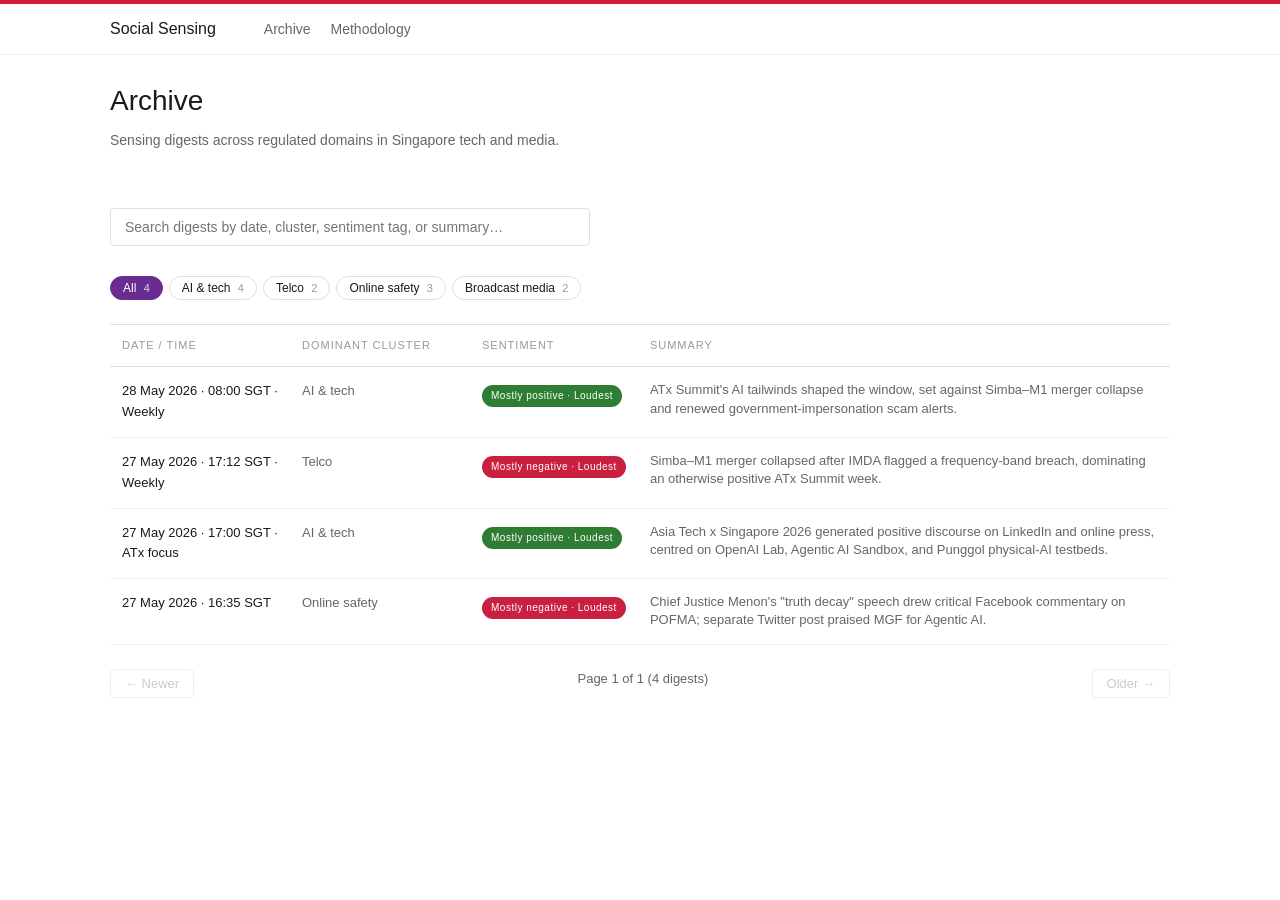
<file: index.html>
<!DOCTYPE html>
<html lang="en-GB">
<head>
  <meta charset="UTF-8">
  <meta name="viewport" content="width=device-width, initial-scale=1">
  <title>Archive — Social Sensing</title>
  <link rel="stylesheet" href="assets/styles.css">
</head>
<body>

  <div class="top-stripe"></div>

  <header class="site-header">
    <div class="container">
      <a href="index.html" class="site-title">Social Sensing</a>
      <nav>
        <a href="index.html" aria-current="page">Archive</a>
        <a href="about.html">Methodology</a>
      </nav>
    </div>
  </header>

  <main class="container archive">

    <header class="archive-header">
      <h1>Archive</h1>
      <p class="subtitle">Sensing digests across regulated domains in Singapore tech and media.</p>
    </header>

    <div class="archive-controls">
      <input type="search"
             id="archive-search"
             class="archive-search"
             placeholder="Search digests by date, cluster, sentiment tag, or summary…"
             autocomplete="off"
             aria-label="Search archive">

      <div class="filter-row" data-filter-group="cluster" role="tablist" aria-label="Filter by cluster">
        <button type="button" class="filter-pill is-active" data-cluster="all" role="tab" aria-selected="true">
          All <span class="pill-count">4</span>
        </button>
        <button type="button" class="filter-pill" data-cluster="ai-and-tech" role="tab" aria-selected="false">
          AI &amp; tech <span class="pill-count">4</span>
        </button>
        <button type="button" class="filter-pill" data-cluster="telco" role="tab" aria-selected="false">
          Telco <span class="pill-count">2</span>
        </button>
        <button type="button" class="filter-pill" data-cluster="online-safety" role="tab" aria-selected="false">
          Online safety <span class="pill-count">3</span>
        </button>
        <button type="button" class="filter-pill" data-cluster="broadcast-media" role="tab" aria-selected="false">
          Broadcast media <span class="pill-count">2</span>
        </button>
      </div>
    </div>

    <table class="archive-list" role="grid">
      <thead>
        <tr>
          <th scope="col" class="col-date">Date / Time</th>
          <th scope="col" class="col-cluster">Dominant cluster</th>
          <th scope="col" class="col-sentiment">Sentiment</th>
          <th scope="col" class="col-summary">Summary</th>
        </tr>
      </thead>
      <tbody id="archive-rows">
        <tr class="archive-row"
            data-href="digests/2026-05-28-0800.html"
            data-cluster="ai-and-tech telco online-safety"
            data-sentiment="mostly-positive"
            data-search="28 may 2026 08:00 sgt weekly ai tech nvidia openai mddi atx summit telco simba m1 imda online safety scam impersonation spf">
          <td class="col-date">28 May 2026 · 08:00 SGT · Weekly</td>
          <td class="col-cluster">AI &amp; tech</td>
          <td class="col-sentiment"><span class="sentiment-tag tag-mostly-positive">Mostly positive · Loudest</span></td>
          <td class="col-summary">ATx Summit's AI tailwinds shaped the window, set against Simba–M1 merger collapse and renewed government-impersonation scam alerts.</td>
        </tr>
        <tr class="archive-row"
            data-href="digests/2026-05-27-1712.html"
            data-cluster="telco ai-and-tech online-safety broadcast-media"
            data-sentiment="mostly-negative"
            data-search="27 may 2026 17:12 sgt weekly telco simba m1 merger imda atx openai mddi mou chief justice truth decay">
          <td class="col-date">27 May 2026 · 17:12 SGT · Weekly</td>
          <td class="col-cluster">Telco</td>
          <td class="col-sentiment"><span class="sentiment-tag tag-mostly-negative">Mostly negative · Loudest</span></td>
          <td class="col-summary">Simba–M1 merger collapsed after IMDA flagged a frequency-band breach, dominating an otherwise positive ATx Summit week.</td>
        </tr>
        <tr class="archive-row"
            data-href="digests/2026-05-27-1700.html"
            data-cluster="ai-and-tech broadcast-media"
            data-sentiment="mostly-positive"
            data-search="27 may 2026 17:00 sgt atx singapore openai applied ai lab agentic sandbox google punggol digital district physical ai testbed">
          <td class="col-date">27 May 2026 · 17:00 SGT · ATx focus</td>
          <td class="col-cluster">AI &amp; tech</td>
          <td class="col-sentiment"><span class="sentiment-tag tag-mostly-positive">Mostly positive · Loudest</span></td>
          <td class="col-summary">Asia Tech x Singapore 2026 generated positive discourse on LinkedIn and online press, centred on OpenAI Lab, Agentic AI Sandbox, and Punggol physical-AI testbeds.</td>
        </tr>
        <tr class="archive-row"
            data-href="digests/2026-05-27-1635.html"
            data-cluster="online-safety ai-and-tech"
            data-sentiment="mostly-negative"
            data-search="27 may 2026 16:35 sgt online safety chief justice truth decay pofma judicial independence agentic ai mgf framework">
          <td class="col-date">27 May 2026 · 16:35 SGT</td>
          <td class="col-cluster">Online safety</td>
          <td class="col-sentiment"><span class="sentiment-tag tag-mostly-negative">Mostly negative · Loudest</span></td>
          <td class="col-summary">Chief Justice Menon's "truth decay" speech drew critical Facebook commentary on POFMA; separate Twitter post praised MGF for Agentic AI.</td>
        </tr>
      </tbody>
    </table>

    <p id="archive-empty" class="archive-empty" hidden>No results match your filters.</p>

    <nav class="archive-pagination" aria-label="Archive pages">
      <button type="button" id="page-newer" class="page-control" disabled>← Newer</button>
      <span class="page-status" id="page-status">Page 1</span>
      <button type="button" id="page-older" class="page-control">Older →</button>
    </nav>

  </main>

  <script>
  (function () {
    'use strict';

    var PAGE_SIZE = 50;

    var state = {
      search: '',
      cluster: 'all',
      page: 1
    };

    var searchEl = document.getElementById('archive-search');
    var rowsContainer = document.getElementById('archive-rows');
    var emptyEl = document.getElementById('archive-empty');
    var pageStatusEl = document.getElementById('page-status');
    var newerBtn = document.getElementById('page-newer');
    var olderBtn = document.getElementById('page-older');
    var clusterRow = document.querySelector('[data-filter-group="cluster"]');

    var allRows = Array.prototype.slice.call(rowsContainer.querySelectorAll('tr.archive-row'));

    var params = new URLSearchParams(window.location.search);
    var initialCluster = params.get('cluster');
    if (initialCluster) {
      state.cluster = initialCluster.toLowerCase();
    }

    function rowMatches(row) {
      var searchOk = true;
      if (state.search) {
        var hay = (row.getAttribute('data-search') || '').toLowerCase();
        searchOk = hay.indexOf(state.search) !== -1;
      }

      var clusterOk = true;
      if (state.cluster !== 'all') {
        var rowClusters = (row.getAttribute('data-cluster') || '').toLowerCase().split(/\s+/);
        clusterOk = rowClusters.indexOf(state.cluster) !== -1;
      }

      return searchOk && clusterOk;
    }

    function render() {
      var matching = allRows.filter(rowMatches);
      var totalPages = Math.max(1, Math.ceil(matching.length / PAGE_SIZE));
      if (state.page > totalPages) state.page = totalPages;

      var startIdx = (state.page - 1) * PAGE_SIZE;
      var endIdx = startIdx + PAGE_SIZE;
      var visibleSet = new Set(matching.slice(startIdx, endIdx));

      allRows.forEach(function (row) {
        row.hidden = !visibleSet.has(row);
      });

      emptyEl.hidden = matching.length !== 0;
      pageStatusEl.textContent = 'Page ' + state.page + ' of ' + totalPages +
                                  ' (' + matching.length + ' digest' + (matching.length === 1 ? '' : 's') + ')';
      newerBtn.disabled = state.page <= 1;
      olderBtn.disabled = state.page >= totalPages;
    }

    function setActiveClusterPill(slug) {
      var pills = clusterRow.querySelectorAll('.filter-pill');
      pills.forEach(function (p) {
        var match = (p.getAttribute('data-cluster') || '').toLowerCase() === slug;
        p.classList.toggle('is-active', match);
        p.setAttribute('aria-selected', match ? 'true' : 'false');
      });
    }
    setActiveClusterPill(state.cluster);

    if (searchEl) {
      searchEl.addEventListener('input', function (e) {
        state.search = (e.target.value || '').toLowerCase().trim();
        state.page = 1;
        render();
      });
    }

    if (clusterRow) {
      clusterRow.addEventListener('click', function (e) {
        var pill = e.target.closest('.filter-pill');
        if (!pill) return;
        var slug = (pill.getAttribute('data-cluster') || 'all').toLowerCase();
        state.cluster = slug;
        state.page = 1;
        setActiveClusterPill(slug);
        render();
      });
    }

    allRows.forEach(function (row) {
      row.addEventListener('click', function () {
        var href = row.getAttribute('data-href');
        if (href) window.location.href = href;
      });
    });

    newerBtn.addEventListener('click', function () {
      if (state.page > 1) { state.page--; render(); }
    });
    olderBtn.addEventListener('click', function () {
      state.page++;
      render();
    });

    render();
  })();
  </script>

</body>
</html>
</file>
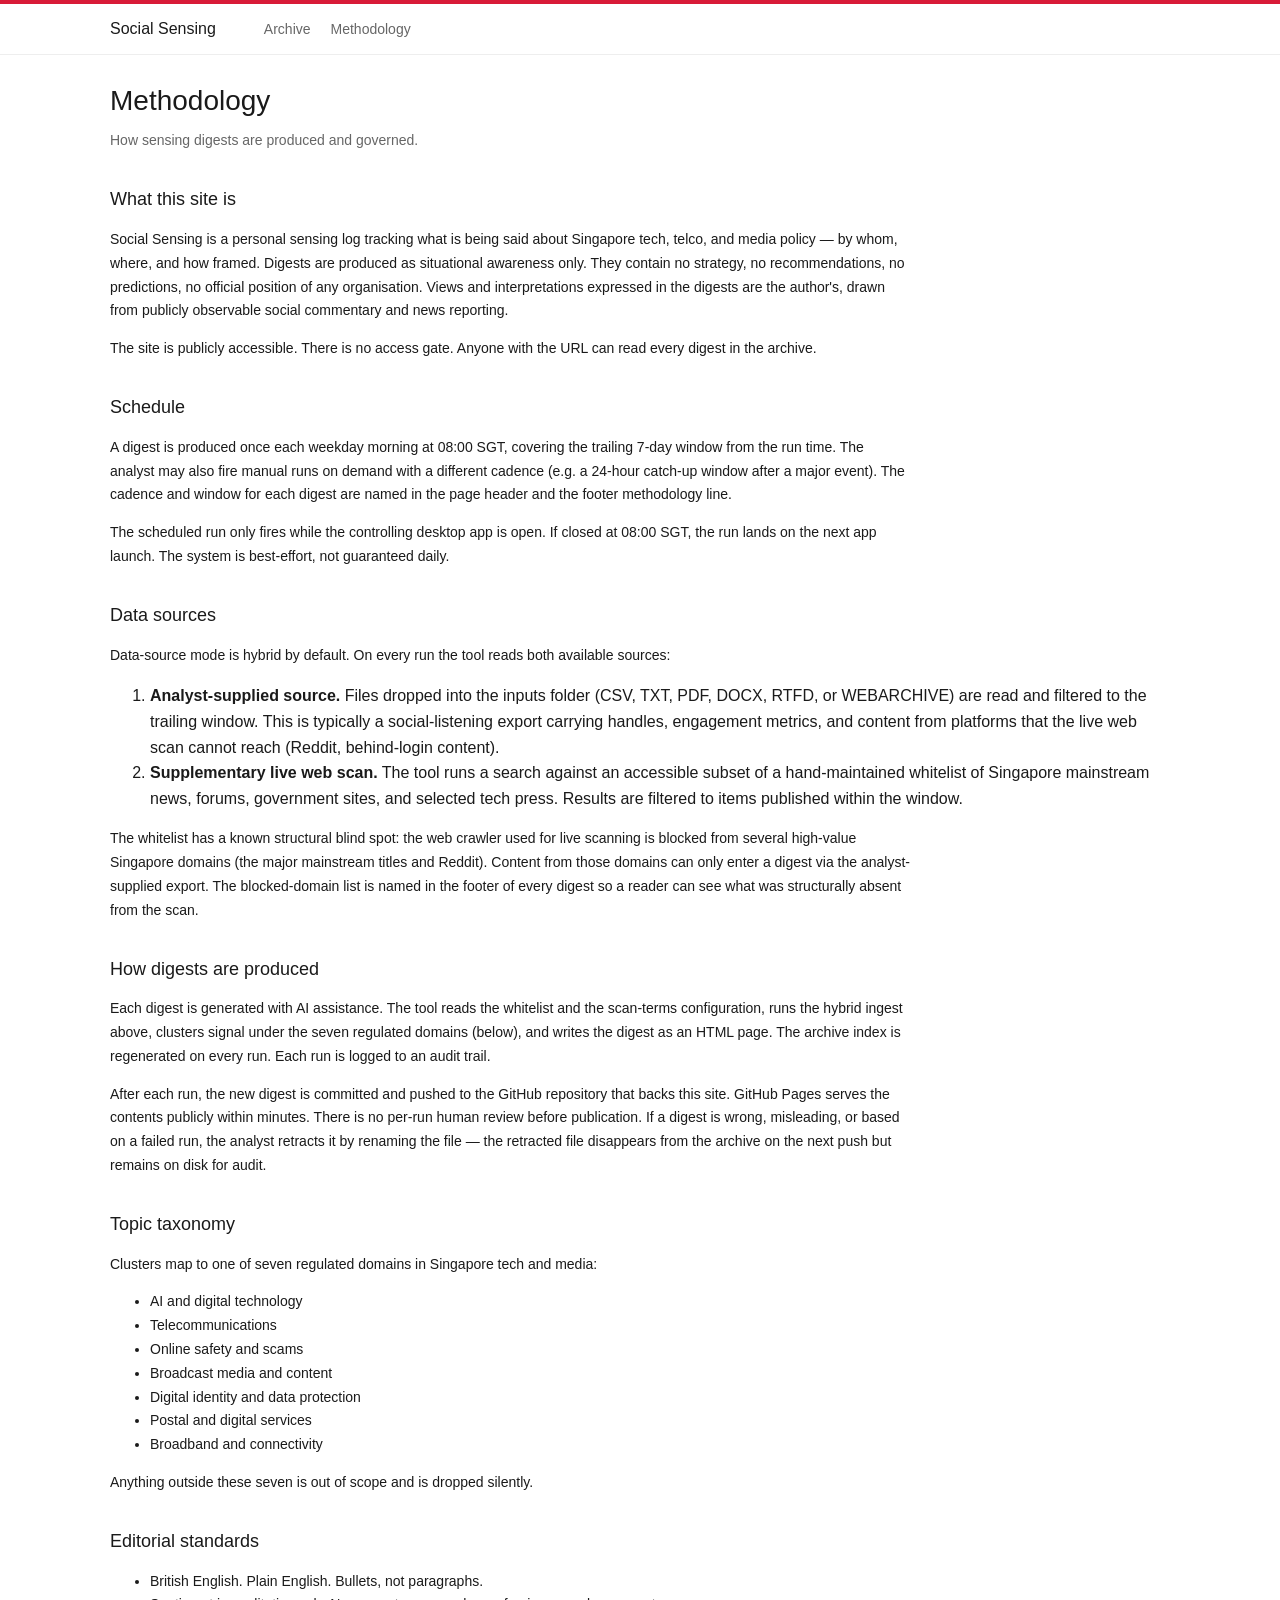
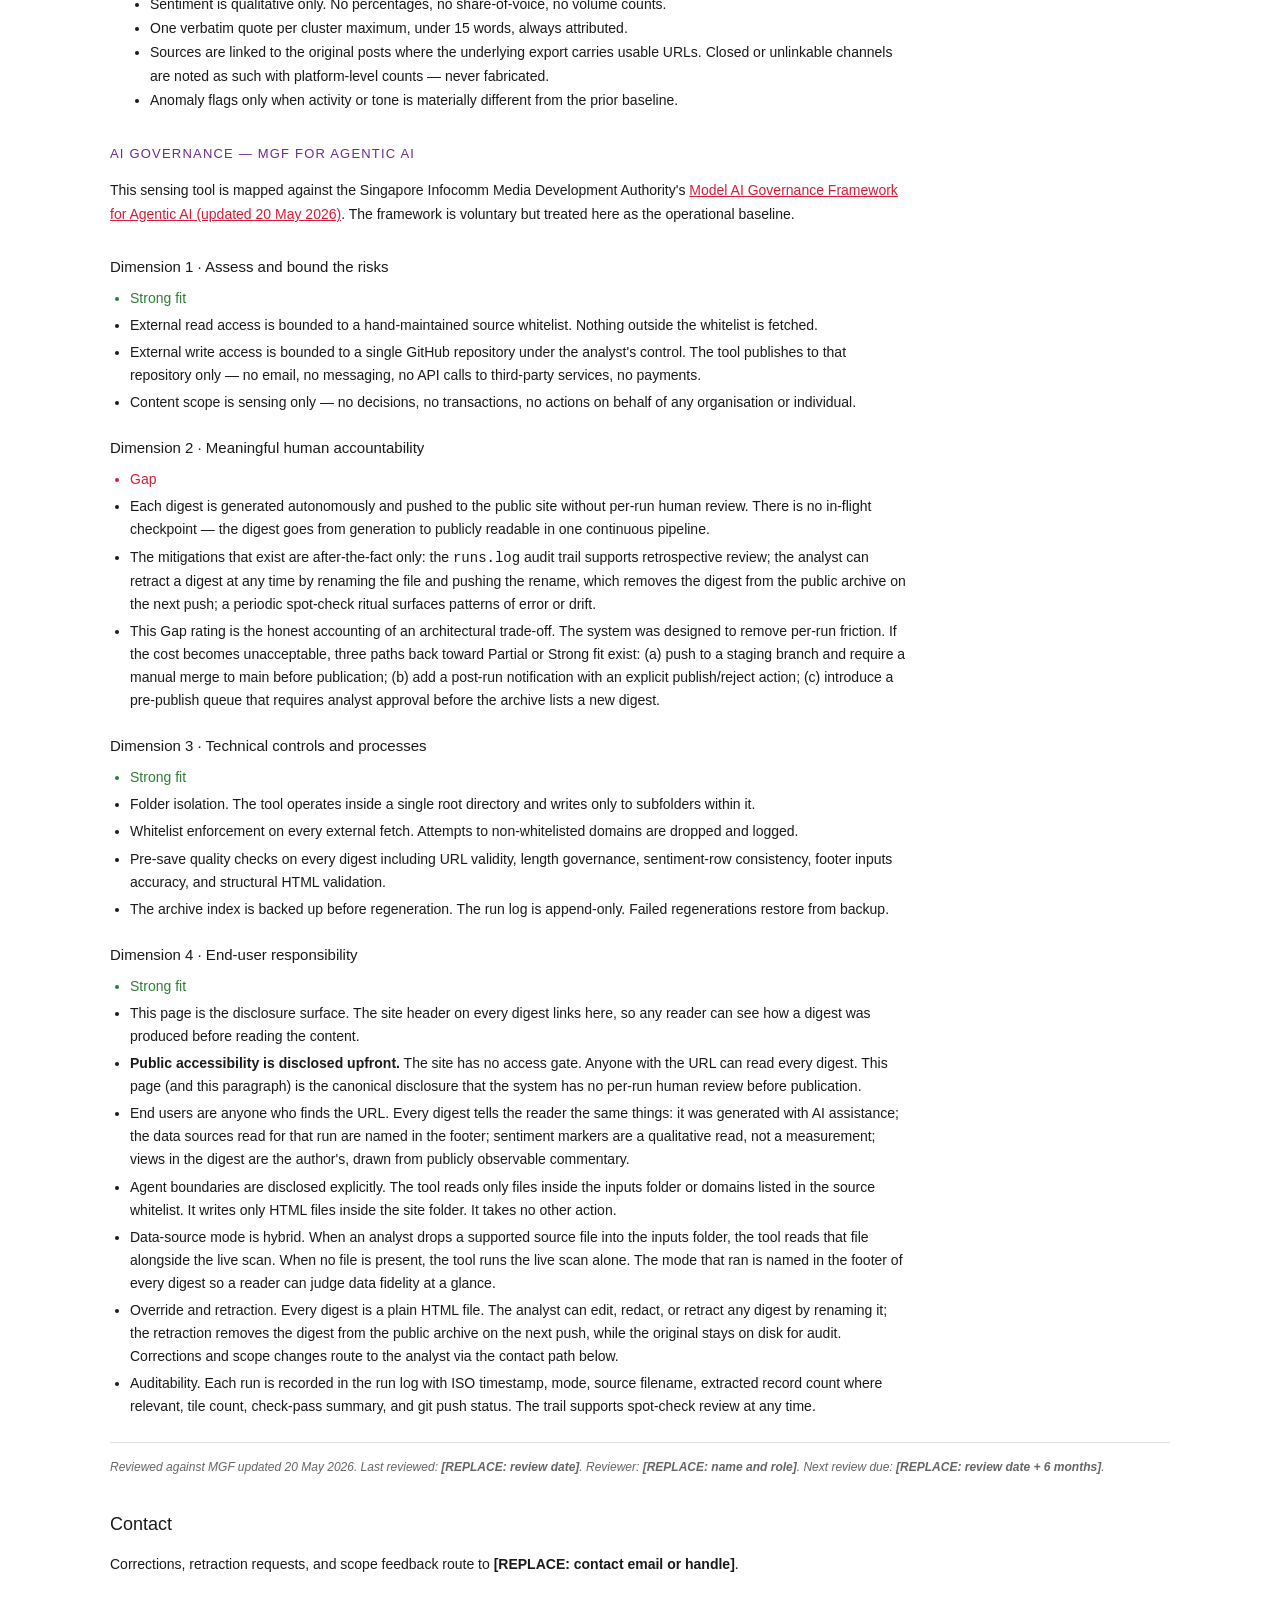
<file: about.html>
<!DOCTYPE html>
<html lang="en-GB">
<head>
  <meta charset="UTF-8">
  <meta name="viewport" content="width=device-width, initial-scale=1">
  <title>Methodology — Social Sensing</title>
  <link rel="stylesheet" href="assets/styles.css">
</head>
<body>

  <div class="top-stripe"></div>

  <header class="site-header">
    <div class="container">
      <a href="index.html" class="site-title">Social Sensing</a>
      <nav>
        <a href="index.html">Archive</a>
        <a href="about.html">Methodology</a>
      </nav>
    </div>
  </header>

  <main class="container methodology">

    <h1>Methodology</h1>
    <p class="subtitle">How sensing digests are produced and governed.</p>

    <h2 class="section-heading">What this site is</h2>
    <p>Social Sensing is a personal sensing log tracking what is being said about Singapore tech, telco, and media policy — by whom, where, and how framed. Digests are produced as situational awareness only. They contain no strategy, no recommendations, no predictions, no official position of any organisation. Views and interpretations expressed in the digests are the author's, drawn from publicly observable social commentary and news reporting.</p>

    <p>The site is publicly accessible. There is no access gate. Anyone with the URL can read every digest in the archive.</p>

    <h2 class="section-heading">Schedule</h2>
    <p>A digest is produced once each weekday morning at 08:00 SGT, covering the trailing 7-day window from the run time. The analyst may also fire manual runs on demand with a different cadence (e.g. a 24-hour catch-up window after a major event). The cadence and window for each digest are named in the page header and the footer methodology line.</p>

    <p>The scheduled run only fires while the controlling desktop app is open. If closed at 08:00 SGT, the run lands on the next app launch. The system is best-effort, not guaranteed daily.</p>

    <h2 class="section-heading">Data sources</h2>
    <p>Data-source mode is hybrid by default. On every run the tool reads both available sources:</p>
    <ol>
      <li><strong>Analyst-supplied source.</strong> Files dropped into the inputs folder (CSV, TXT, PDF, DOCX, RTFD, or WEBARCHIVE) are read and filtered to the trailing window. This is typically a social-listening export carrying handles, engagement metrics, and content from platforms that the live web scan cannot reach (Reddit, behind-login content).</li>
      <li><strong>Supplementary live web scan.</strong> The tool runs a search against an accessible subset of a hand-maintained whitelist of Singapore mainstream news, forums, government sites, and selected tech press. Results are filtered to items published within the window.</li>
    </ol>

    <p>The whitelist has a known structural blind spot: the web crawler used for live scanning is blocked from several high-value Singapore domains (the major mainstream titles and Reddit). Content from those domains can only enter a digest via the analyst-supplied export. The blocked-domain list is named in the footer of every digest so a reader can see what was structurally absent from the scan.</p>

    <h2 class="section-heading">How digests are produced</h2>
    <p>Each digest is generated with AI assistance. The tool reads the whitelist and the scan-terms configuration, runs the hybrid ingest above, clusters signal under the seven regulated domains (below), and writes the digest as an HTML page. The archive index is regenerated on every run. Each run is logged to an audit trail.</p>

    <p>After each run, the new digest is committed and pushed to the GitHub repository that backs this site. GitHub Pages serves the contents publicly within minutes. There is no per-run human review before publication. If a digest is wrong, misleading, or based on a failed run, the analyst retracts it by renaming the file — the retracted file disappears from the archive on the next push but remains on disk for audit.</p>

    <h2 class="section-heading">Topic taxonomy</h2>
    <p>Clusters map to one of seven regulated domains in Singapore tech and media:</p>
    <ul>
      <li>AI and digital technology</li>
      <li>Telecommunications</li>
      <li>Online safety and scams</li>
      <li>Broadcast media and content</li>
      <li>Digital identity and data protection</li>
      <li>Postal and digital services</li>
      <li>Broadband and connectivity</li>
    </ul>
    <p>Anything outside these seven is out of scope and is dropped silently.</p>

    <h2 class="section-heading">Editorial standards</h2>
    <ul>
      <li>British English. Plain English. Bullets, not paragraphs.</li>
      <li>Sentiment is qualitative only. No percentages, no share-of-voice, no volume counts.</li>
      <li>One verbatim quote per cluster maximum, under 15 words, always attributed.</li>
      <li>Sources are linked to the original posts where the underlying export carries usable URLs. Closed or unlinkable channels are noted as such with platform-level counts — never fabricated.</li>
      <li>Anomaly flags only when activity or tone is materially different from the prior baseline.</li>
    </ul>

    <!-- ====================================================== -->
    <!-- AI Governance — MGF for Agentic AI Compliance         -->
    <!-- ====================================================== -->

    <h2 class="mgf-section-title">AI Governance — MGF for Agentic AI</h2>

    <p class="mgf-intro">This sensing tool is mapped against the Singapore Infocomm Media Development Authority's <a href="https://www.imda.gov.sg/resources/press-releases-factsheets-and-speeches/factsheets/2026/updated-model-ai-governance-framework-for-agentic-ai" target="_blank" rel="noreferrer noopener">Model AI Governance Framework for Agentic AI (updated 20 May 2026)</a>. The framework is voluntary but treated here as the operational baseline.</p>

    <div class="mgf-dim">
      <h3>Dimension 1 · Assess and bound the risks</h3>
      <ul>
        <li class="status">Strong fit</li>
        <li>External read access is bounded to a hand-maintained source whitelist. Nothing outside the whitelist is fetched.</li>
        <li>External write access is bounded to a single GitHub repository under the analyst's control. The tool publishes to that repository only — no email, no messaging, no API calls to third-party services, no payments.</li>
        <li>Content scope is sensing only — no decisions, no transactions, no actions on behalf of any organisation or individual.</li>
      </ul>
    </div>

    <div class="mgf-dim">
      <h3>Dimension 2 · Meaningful human accountability</h3>
      <ul>
        <li class="status-gap">Gap</li>
        <li>Each digest is generated autonomously and pushed to the public site without per-run human review. There is no in-flight checkpoint — the digest goes from generation to publicly readable in one continuous pipeline.</li>
        <li>The mitigations that exist are after-the-fact only: the <code>runs.log</code> audit trail supports retrospective review; the analyst can retract a digest at any time by renaming the file and pushing the rename, which removes the digest from the public archive on the next push; a periodic spot-check ritual surfaces patterns of error or drift.</li>
        <li>This Gap rating is the honest accounting of an architectural trade-off. The system was designed to remove per-run friction. If the cost becomes unacceptable, three paths back toward Partial or Strong fit exist: (a) push to a staging branch and require a manual merge to main before publication; (b) add a post-run notification with an explicit publish/reject action; (c) introduce a pre-publish queue that requires analyst approval before the archive lists a new digest.</li>
      </ul>
    </div>

    <div class="mgf-dim">
      <h3>Dimension 3 · Technical controls and processes</h3>
      <ul>
        <li class="status">Strong fit</li>
        <li>Folder isolation. The tool operates inside a single root directory and writes only to subfolders within it.</li>
        <li>Whitelist enforcement on every external fetch. Attempts to non-whitelisted domains are dropped and logged.</li>
        <li>Pre-save quality checks on every digest including URL validity, length governance, sentiment-row consistency, footer inputs accuracy, and structural HTML validation.</li>
        <li>The archive index is backed up before regeneration. The run log is append-only. Failed regenerations restore from backup.</li>
      </ul>
    </div>

    <div class="mgf-dim">
      <h3>Dimension 4 · End-user responsibility</h3>
      <ul>
        <li class="status">Strong fit</li>
        <li>This page is the disclosure surface. The site header on every digest links here, so any reader can see how a digest was produced before reading the content.</li>
        <li><strong>Public accessibility is disclosed upfront.</strong> The site has no access gate. Anyone with the URL can read every digest. This page (and this paragraph) is the canonical disclosure that the system has no per-run human review before publication.</li>
        <li>End users are anyone who finds the URL. Every digest tells the reader the same things: it was generated with AI assistance; the data sources read for that run are named in the footer; sentiment markers are a qualitative read, not a measurement; views in the digest are the author's, drawn from publicly observable commentary.</li>
        <li>Agent boundaries are disclosed explicitly. The tool reads only files inside the inputs folder or domains listed in the source whitelist. It writes only HTML files inside the site folder. It takes no other action.</li>
        <li>Data-source mode is hybrid. When an analyst drops a supported source file into the inputs folder, the tool reads that file alongside the live scan. When no file is present, the tool runs the live scan alone. The mode that ran is named in the footer of every digest so a reader can judge data fidelity at a glance.</li>
        <li>Override and retraction. Every digest is a plain HTML file. The analyst can edit, redact, or retract any digest by renaming it; the retraction removes the digest from the public archive on the next push, while the original stays on disk for audit. Corrections and scope changes route to the analyst via the contact path below.</li>
        <li>Auditability. Each run is recorded in the run log with ISO timestamp, mode, source filename, extracted record count where relevant, tile count, check-pass summary, and git push status. The trail supports spot-check review at any time.</li>
      </ul>
    </div>

    <div class="mgf-footer">
      Reviewed against MGF updated 20 May 2026. Last reviewed: <strong>[REPLACE: review date]</strong>. Reviewer: <strong>[REPLACE: name and role]</strong>. Next review due: <strong>[REPLACE: review date + 6 months]</strong>.
    </div>

    <h2 class="section-heading">Contact</h2>
    <p>Corrections, retraction requests, and scope feedback route to <strong>[REPLACE: contact email or handle]</strong>.</p>

  </main>

</body>
</html>
</file>
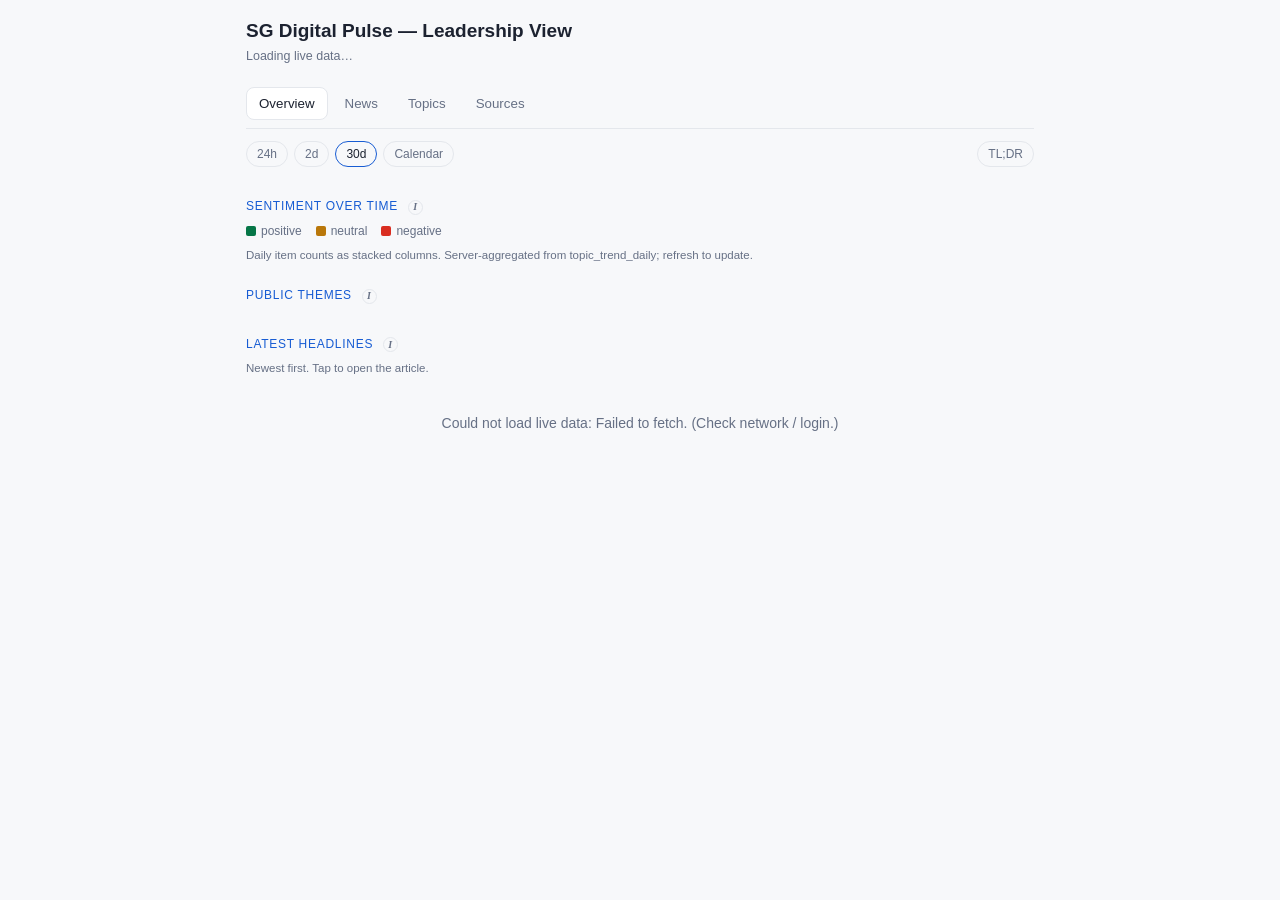
<file: sg-pulse-exec.html>
<!DOCTYPE html>
<html lang="en-SG">
<head>
<meta charset="utf-8">
<meta name="viewport" content="width=device-width, initial-scale=1">
<meta name="robots" content="noindex,nofollow">
<title>SG Digital Pulse — Leadership View</title>
<!-- Google Analytics 4 (fires only over http(s), not file://) -->
<script async src="https://www.googletagmanager.com/gtag/js?id=G-EM78NPVF6V"></script>
<script>
  window.dataLayer=window.dataLayer||[];function gtag(){dataLayer.push(arguments);}
  gtag('js',new Date());gtag('config','G-EM78NPVF6V',{anonymize_ip:true});
</script>
<style>
  :root{
    --bg:#0f1115;--card:#171a21;--line:#2a2f3a;--ink:#e8eaed;--mut:#9aa3b2;
    --red:#e5484d;--amber:#f2b417;--green:#30a46c;--grey:#6b7280;--accent:#4c8bf5;
    --panel:#13161d;--barbg:#222732;--neu:#5f6672;--quote:#cfd4dd;--ovbg:rgba(8,10,14,.72);
    --redbg:rgba(229,72,77,.15);--redtx:#ff9ea1;--redbd:#5a1f24;--acctx:#bcd4fb;--accbg:rgba(76,139,245,.15);--greenbg:rgba(48,164,108,.16);
    --ambertx:#f7d774;--greentx:#7ee0ad;--bannerbg1:#3a1115;--bannerbg2:#451519;--bannertx:#ffd7d9;--verdictbg:#2a1115;
  }
  @media (prefers-color-scheme: light){:root{
    --bg:#f7f8fa;--card:#fff;--line:#e4e7ec;--ink:#1c2230;--mut:#667085;
    --red:#d92d20;--amber:#b9770a;--green:#067647;--grey:#98a2b3;--accent:#175cd3;
    --panel:#f1f3f5;--barbg:#e9ebef;--neu:#b6bcc6;--quote:#344054;--ovbg:rgba(20,30,50,.4);
    --redbg:#fdeceb;--redtx:#a3261d;--redbd:#f3c2bf;--acctx:#1456b8;--accbg:#e7effb;--greenbg:#e7f6ee;
    --ambertx:#8a5a06;--greentx:#075c38;--bannerbg1:#fdecec;--bannerbg2:#fbe3e3;--bannertx:#9a1c1c;--verdictbg:#fdeceb;
  }}
  *{box-sizing:border-box}
  body{margin:0;font:16px/1.55 -apple-system,BlinkMacSystemFont,"Segoe UI",Roboto,sans-serif;background:var(--bg);color:var(--ink);-webkit-text-size-adjust:100%}
  .wrap{max-width:820px;margin:0 auto;padding:0 16px 72px}
  .banner{background:repeating-linear-gradient(45deg,var(--bannerbg1),var(--bannerbg1) 12px,var(--bannerbg2) 12px,var(--bannerbg2) 24px);color:var(--bannertx);font-weight:700;letter-spacing:.04em;text-align:center;padding:9px 12px;font-size:12.5px;border-bottom:1px solid var(--redbd);position:sticky;top:0;z-index:9}
  h1{font-size:19px;margin:16px 0 2px}
  .sub{color:var(--mut);font-size:12.5px;margin:0 0 12px}
  nav.tabs{display:flex;gap:4px;position:sticky;top:0;background:var(--bg);z-index:8;padding:8px 0;border-bottom:1px solid var(--line);overflow-x:auto}
  nav.tabs button{flex:0 0 auto;background:transparent;border:1px solid transparent;color:var(--mut);font:600 14px/1 inherit;padding:8px 12px;border-radius:8px;cursor:pointer}
  nav.tabs button.on{background:var(--card);color:var(--ink);border-color:var(--line)}
  section{display:none}section.on{display:block}
  .kpis{display:grid;grid-template-columns:repeat(2,1fr);gap:8px;margin:12px 0}
  @media(min-width:560px){.kpis{grid-template-columns:repeat(4,1fr)}}
  .kpi{background:var(--card);border:1px solid var(--line);border-radius:12px;padding:12px 14px}
  .kpi .n{font-size:22px;font-weight:700}.kpi .l{font-size:11px;text-transform:uppercase;letter-spacing:.05em;color:var(--mut);margin-top:2px}.kpi .x{font-size:11.5px;color:var(--mut);margin-top:3px}
  .row{display:flex;align-items:flex-start;gap:10px;background:var(--card);border:1px solid var(--line);border-radius:12px;padding:11px 14px;margin:8px 0}
  .row[data-topic]{cursor:pointer}.row[data-topic]:hover{border-color:var(--accent)}
  .dot{width:11px;height:11px;border-radius:50%;margin-top:5px;flex:0 0 auto}
  .d-red{background:var(--red)}.d-amber{background:var(--amber)}.d-green{background:var(--green)}.d-grey{background:var(--mut)}
  .row .t{font-weight:600}.row .c{font-size:11.5px;color:var(--mut);margin-top:1px}.meta{font-size:11.5px;color:var(--mut);margin-top:5px}
  .sev{font-size:11px;font-weight:700;border-radius:6px;padding:2px 7px;margin-left:auto;white-space:nowrap}
  .chev{color:var(--mut);font-size:12px;align-self:center;margin-left:6px}
  .dsec{font-size:12px;text-transform:uppercase;letter-spacing:.06em;margin:18px 0 6px;color:var(--accent)}
  .note{font-size:12px;color:var(--mut);background:var(--panel);border:1px dashed var(--line);border-radius:10px;padding:10px 12px;margin:10px 0}
  .leg{display:flex;gap:14px;font-size:12px;color:var(--mut);margin:6px 0}.leg i{display:inline-block;width:10px;height:10px;border-radius:2px;margin-right:5px;vertical-align:-1px}
  table{width:100%;border-collapse:collapse;font-size:13.5px;margin-top:8px}
  th,td{text-align:left;padding:9px 8px;border-bottom:1px solid var(--line)}th{font-size:11px;text-transform:uppercase;letter-spacing:.05em;color:var(--mut)}td.num{text-align:right}
  .sortbar{display:flex;align-items:center;gap:8px;margin:10px 0}.sortbar label{font-size:12px;color:var(--mut)}
  .sortbar select{background:var(--card);color:var(--ink);border:1px solid var(--line);border-radius:8px;padding:7px 10px;font:14px/1 inherit;cursor:pointer}
  .feedrow{padding:10px 0;border-bottom:1px solid var(--line)}.feedrow a{color:var(--ink);font-weight:600;font-size:14px;text-decoration:none}.feedrow a:hover{color:var(--accent)}
  .feedrow .fm{font-size:11.5px;color:var(--mut);margin-top:3px;display:flex;align-items:center;gap:8px;flex-wrap:wrap}
  .fchip{font-size:10.5px;border:1px solid var(--line);border-radius:999px;padding:1px 8px;color:var(--mut)}
  .ov{position:fixed;inset:0;background:var(--ovbg);z-index:20;display:none;overflow-y:auto}.ov.on{display:block}
  .sheet{max-width:820px;margin:0 auto;min-height:100%;background:var(--bg);padding:16px 16px 60px;border-left:1px solid var(--line);border-right:1px solid var(--line)}
  .sheet .close{position:sticky;top:0;display:flex;justify-content:space-between;align-items:center;background:var(--bg);padding:4px 0 8px;z-index:15}
  .sharewrap{position:relative}
  .sharemenu{position:absolute;top:112%;left:0;background:var(--card);border:1px solid var(--line);border-radius:10px;padding:6px;display:none;flex-direction:column;gap:2px;z-index:30;box-shadow:0 8px 28px rgba(0,0,0,.4);min-width:170px}
  .sharemenu.on{display:flex}
  .sharemenu button{background:transparent;border:none;color:var(--ink);text-align:left;padding:10px 12px;border-radius:7px;font:14px/1 inherit;cursor:pointer}
  .sharemenu button:hover{background:var(--panel)}
  .toast{position:fixed;bottom:22px;left:50%;transform:translateX(-50%);background:var(--ink);color:var(--bg);padding:9px 15px;border-radius:9px;font-size:13px;font-weight:600;z-index:80;opacity:0;pointer-events:none;transition:opacity .2s}
  .toast.on{opacity:1}
  .sheet .close button{background:var(--card);border:1px solid var(--line);color:var(--ink);border-radius:8px;padding:6px 12px;font:600 14px/1 inherit;cursor:pointer}
  .sheet .close button:disabled{opacity:.35;cursor:default}
  .navgrp{display:flex;align-items:center;gap:6px}.navgrp button{padding:6px 10px}.navpos{font-size:11.5px;color:var(--mut);min-width:44px;text-align:center}
  .dtitle{font-size:19px;font-weight:700;margin:6px 0 8px}.dsum{color:var(--mut);font-size:13px;margin:0 0 12px}
  .mgrid{display:grid;grid-template-columns:repeat(4,1fr);gap:7px;margin:10px 0 14px}.mgrid .m{background:var(--card);border:1px solid var(--line);border-radius:10px;padding:9px 10px;display:flex;flex-direction:column;min-height:68px}.mgrid .m .mhead{display:flex;justify-content:space-between;align-items:flex-start;gap:6px}.mgrid .m .mic{color:var(--mut);flex:0 0 auto}.mgrid .m .mic svg{width:15px;height:15px}
  .mgrid .m .l{font-size:10px;color:var(--mut);line-height:1.2}.mgrid .m .n{font-size:16px;font-weight:700;margin-top:auto;padding-top:6px}
  .lanes{display:grid;grid-template-columns:1fr;gap:10px;margin:6px 0 18px}@media(min-width:620px){.lanes{grid-template-columns:repeat(3,1fr)}}
  .gapbox{border:1px solid var(--line);border-radius:12px;padding:14px 16px;background:var(--card);margin:8px 0 18px}
  .gapsum{font-size:13px;color:var(--ink);line-height:1.8;margin-top:12px}
  .lane{border:1px solid var(--line);border-radius:10px;padding:10px 12px;background:var(--card)}.lane h5{margin:0 0 6px;font-size:12px;color:var(--ink);display:flex;align-items:center;gap:6px}.lane p{margin:0;font-size:13px;color:var(--ink)}.lane .stance{font-size:11px;color:var(--mut);margin-top:6px}.lane.empty{border-style:dashed;opacity:.7}
  .ic{display:inline-flex;align-items:center;color:var(--mut)}.ic svg{width:14px;height:14px}
  .kw{display:inline-block;font-size:10.5px;background:var(--panel);border:1px solid var(--line);border-radius:999px;padding:1px 8px;margin:3px 4px 0 0;color:var(--mut)}
  .ruler{margin:0 0 16px}.ruler .rh{display:flex;justify-content:space-between;align-items:baseline;margin-bottom:9px}.ruler .rh b{font-weight:600;font-size:13px}
  .vb{font-size:11px;border-radius:6px;padding:2px 9px}.vb.red{background:var(--redbg);color:var(--redtx)}.vb.green{background:var(--greenbg);color:var(--greentx)}.vb.amber{background:var(--panel);color:var(--ambertx)}
  .track{position:relative;height:30px}.track .base{position:absolute;top:13px;left:0;right:0;height:4px;background:var(--barbg);border-radius:2px}.track .span{position:absolute;top:13px;height:4px;border-radius:2px}
  .pin{position:absolute;top:5px;transform:translateX(-50%);display:flex;flex-direction:column;align-items:center}.pin i{width:13px;height:13px;border-radius:50%;border:2px solid var(--bg)}.pin span{font-size:10.5px;margin-top:2px;white-space:nowrap}
  .rends{display:flex;justify-content:space-between;font-size:10.5px;color:var(--mut);margin-top:11px}
  .sbar{display:flex;height:9px;border-radius:5px;overflow:hidden;margin:6px 0 4px}.sbar i{display:block;height:100%}.sbar .pos{background:var(--green)}.sbar .neu{background:var(--amber)}.sbar .neg{background:var(--red)}
  .sleg{font-size:11.5px;color:var(--mut)}
  .seq{display:flex;align-items:center;gap:8px;flex-wrap:wrap;margin:6px 0 16px;font-size:13px}
  .seqn{display:inline-flex;align-items:center;gap:6px;border-radius:8px;padding:6px 10px}.seqn.off{background:var(--accbg);color:var(--acctx)}.seqn.pub{background:var(--barbg);color:var(--mut)}.seqn.empty{background:transparent;border:1px dashed var(--line);color:var(--mut)}
  .stance{font-size:11px;color:var(--mut);margin-top:6px}
  details{background:var(--card);border:1px solid var(--line);border-radius:12px;margin:10px 0;padding:0 14px}
  details>summary{cursor:pointer;padding:12px 0;font-weight:600;list-style:none;font-size:12px;text-transform:uppercase;letter-spacing:.06em;color:var(--accent)}
  details>summary::-webkit-details-marker{display:none}details>summary::after{content:"▸";float:right;color:var(--mut)}details[open]>summary::after{content:"▾"}
  .dq{font-size:13.5px;color:var(--quote);border-left:2px solid var(--line);padding-left:10px;margin:8px 0;font-style:italic}.dq .src{display:block;font-style:normal;font-size:11px;color:var(--mut);margin-top:2px}
  .onreq{background:var(--panel);border:1px dashed var(--line);border-radius:10px;padding:14px;color:var(--mut);font-size:13px;margin-top:12px}
  a.lnk{color:var(--accent)}
  .loading{color:var(--mut);font-size:14px;padding:30px 0;text-align:center}
  .range{display:flex;gap:6px;margin:12px 0 4px;flex-wrap:wrap;align-items:center}
  .range span{font-size:12px;color:var(--mut);border:1px solid var(--line);border-radius:999px;padding:3px 10px;cursor:pointer}
  .range span.on{color:var(--ink);border-color:var(--accent)}
  .range input,.range button{font:13px/1 inherit;padding:5px 8px;border:1px solid var(--line);border-radius:8px;background:var(--card);color:var(--ink);cursor:pointer}
  .info{display:inline-flex;align-items:center;justify-content:center;width:15px;height:15px;border:1px solid var(--line);border-radius:50%;color:var(--mut);font:italic 700 10px/1 Georgia,serif;cursor:help;margin-left:6px;position:relative;vertical-align:middle}
  .info:hover,.info:focus{color:var(--ink);border-color:var(--accent);outline:none}
  .info .tip{display:none;position:absolute;top:165%;left:0;width:250px;max-width:78vw;background:var(--card);border:1px solid var(--line);border-radius:8px;padding:9px 11px;font:400 12px/1.5 -apple-system,BlinkMacSystemFont,"Segoe UI",sans-serif;color:var(--ink);text-transform:none;letter-spacing:normal;box-shadow:0 8px 28px rgba(0,0,0,.32);z-index:40}
  .info:hover .tip,.info:focus .tip{display:block}
  #ov-trend{position:relative}
  .trendtip{position:absolute;display:none;background:var(--card);border:1px solid var(--line);border-radius:8px;padding:6px 9px;font-size:11.5px;color:var(--ink);pointer-events:none;white-space:nowrap;box-shadow:0 4px 16px rgba(0,0,0,.3);z-index:6}
  #wordcloud{position:relative;margin-top:8px;overflow:hidden}
  .cw{position:absolute;transform:translate(-50%,-50%);white-space:nowrap;line-height:1;font-weight:700;letter-spacing:-.01em}
</style>
</head>
<body>
<div class="wrap">
  <h1>SG Digital Pulse — Leadership View</h1>
  <p class="sub" id="sub">Loading live data…</p>
  <div class="meta" id="capstat" style="margin-top:2px"></div>
  <nav class="tabs" id="tabs">
    <button data-v="overview" class="on">Overview</button>
    <button data-v="stories">News</button>
    <button data-v="issues">Topics</button>
    <button data-v="sources">Sources</button>
  </nav>
  <div class="range" id="range"><span data-d="1">24h</span><span data-d="2">2d</span><span data-d="30" class="on">30d</span><span data-d="cal">Calendar</span><span id="tldr" style="margin-left:auto" title="Condense everything to verdicts, counts and keywords">TL;DR</span></div>
  <div class="range" id="calbar" style="display:none"><span style="border:none;padding:0">From</span><input type="date" id="calFrom"><span style="border:none;padding:0">to</span><input type="date" id="calTo"><button id="calApply">Apply</button></div>
  <section id="overview" class="on"><div class="kpis" id="kpis"></div><div id="ov-summary"></div>
    <div class="dsec" style="margin-top:18px">Sentiment over time <span class="info" tabindex="0" role="button" aria-label="Chart help">i<span class="tip">Daily counts of items stacked by sentiment — green positive, amber neutral, red negative. Hover or tap a bar for that day's breakdown.</span></span></div>
    <div class="leg"><span><i style="background:var(--green)"></i>positive</span><span><i style="background:var(--amber)"></i>neutral</span><span><i style="background:var(--red)"></i>negative</span></div>
    <div id="ov-trend"></div>
    <div class="meta">Daily item counts as stacked columns. Server-aggregated from topic_trend_daily; refresh to update.</div>
    <div class="dsec" style="margin-top:22px">Public themes <span class="info" tabindex="0" role="button" aria-label="Word cloud help">i<span class="tip">Most-discussed themes in public posts across all tracked issues. Word size = how much that issue is discussed; colour = sentiment (red negative, amber mixed, green positive).</span></span></div>
    <div id="wordcloud"></div>
    <div class="dsec" style="margin-top:22px">Latest headlines <span class="info" tabindex="0" role="button" aria-label="Headlines help">i<span class="tip">The most recent media articles across tracked topics, newest first. Tap to open the article. The full picture for any event is in Incidents.</span></span></div>
    <div class="meta" style="margin-bottom:6px">Newest first. Tap to open the article.</div>
    <div id="feed"></div>
  </section>
  <section id="stories"><div class="note">News — distinct events clustered from official, media and public signal (so 15 near-identical articles show as one event, not a repeating list). An event becomes a tracked Topic once the public engages with it. Tap for the gap and sources.</div>
    <div class="sortbar"><label for="ssort">Sort</label><select id="ssort"><option value="recent">Most active</option><option value="volume">Volume</option><option value="rag">Priority</option><option value="negative">Most negative</option></select></div>
    <div id="stories-list"></div></section>
  <section id="issues"><div class="note">Topics — events we are actively tracking, grouped under their category. An event is promoted here from News once the public engages (≥3 public posts/comments, or high engagement). Each carries its own official-vs-public gap.</div>
    <div id="issues-list"></div></section>
  <section id="sources"><div class="note">Where the corpus came from.</div><table id="src"><thead><tr><th>Source</th><th class="num">Items</th></tr></thead><tbody></tbody></table></section>
  <div class="loading" id="loading">Fetching live board…</div>
</div>
<div class="ov" id="ov"><div class="sheet"><div class="close"><div class="sharewrap"><button id="shareBtn">⤴ Share</button><div class="sharemenu" id="shareMenu"></div></div><div class="navgrp"><button id="navPrev" title="Previous issue (←)">‹ Prev</button><span id="navPos" class="navpos"></span><button id="navNext" title="Next issue (→)">Next ›</button><button onclick="closeDetail()">✕ Close</button></div></div><div id="detail"></div></div></div>
<script>
const SUPA="https://ymzyfsubemwgeboghtnk.supabase.co";
const ANON="eyJhbGciOiJIUzI1NiIsInR5cCI6IkpXVCJ9.eyJpc3MiOiJzdXBhYmFzZSIsInJlZiI6Inltenlmc3ViZW13Z2Vib2dodG5rIiwicm9sZSI6ImFub24iLCJpYXQiOjE3ODAwMzg4MTYsImV4cCI6MjA5NTYxNDgxNn0.yoCIS0YsX2VETNqHdSd7IP7QqkyCHTS_CazIo1zNFKI";
async function rpc(fn,body){const r=await fetch(`${SUPA}/rest/v1/rpc/${fn}`,{method:"POST",headers:{apikey:ANON,Authorization:"Bearer "+ANON,"Content-Type":"application/json"},body:JSON.stringify(body||{})});if(!r.ok)throw new Error(fn+" "+r.status);return r.json();}
const FMON=['Jan','Feb','Mar','Apr','May','Jun','Jul','Aug','Sep','Oct','Nov','Dec'];
const fdate=s=>{const p=String(s).split('-');return `${+p[2]} ${FMON[+p[1]-1]} ${p[0]}`;};
const codeOf=t=>{const m=/\(([^)]+)\)\s*$/.exec(t);return m?m[1]:'';};
const nameOf=t=>t.replace(/\s*\(([^)]+)\)\s*$/,'');
const num=s=>{const v=parseFloat(String(s).replace('−','-'));return isNaN(v)?0:v;};
const MODE="exec";const EXEC=MODE==="exec";  // audit = full codes/triggers; exec = clean for leadership
const sevWord=s=>s>=3.5?'High':s>=2.5?'Moderate':'Low';
const strip=t=>EXEC?String(t).replace(/\s*\((?:D|E)\d+[a-z]?\)/g,''):t;
function ragDot(sc){const v=num(sc);const c=v<-0.1?'var(--red)':v>0.1?'var(--green)':'var(--amber)';const w=isNaN(parseFloat(sc))||sc===null?'—':v<-0.1?'negative':v>0.1?'positive':'neutral';return `<span style="color:${c}">● ${w}</span>`;}
function moodWord(sc){if(sc===null||sc===undefined)return '<span style="color:var(--mut)">—</span>';const v=num(sc);const c=v<-0.1?'var(--red)':v>0.1?'var(--green)':'var(--amber)';const w=v<-0.1?'Negative':v>0.1?'Positive':'Mixed';return `<span style="color:${c}">${w}</span>`;}
function platOf(u){if(!u)return'';u=u.toLowerCase();if(u.includes('reddit'))return'Reddit';if(u.includes('youtube'))return'YouTube';if(u.includes('tiktok'))return'TikTok';if(u.includes('instagram'))return'Instagram';if(u.includes('facebook'))return'Facebook';if(u.includes('hardwarezone'))return'HardwareZone';if(u.includes('news.google'))return'News';return'';}
const pctX=v=>Math.round((Math.max(-1,Math.min(1,v))+1)/2*100);
let BOARD=null;
let TLDR=false,CURRENT_TOPIC=null,CUR_KIND='topic',STORIES=[],STORY_SORT='recent',STORIES_KEY=null;try{TLDR=localStorage.getItem('tldr')==='1';}catch(e){}
const ICON={
 users:'<svg viewBox="0 0 24 24" fill="none" stroke="currentColor" stroke-width="2" stroke-linecap="round" stroke-linejoin="round"><path d="M16 21v-2a4 4 0 0 0-4-4H6a4 4 0 0 0-4 4v2"/><circle cx="9" cy="7" r="4"/><path d="M22 21v-2a4 4 0 0 0-3-3.87"/><path d="M16 3.13a4 4 0 0 1 0 7.75"/></svg>',
 news:'<svg viewBox="0 0 24 24" fill="none" stroke="currentColor" stroke-width="2" stroke-linecap="round" stroke-linejoin="round"><path d="M4 22h16a2 2 0 0 0 2-2V4a2 2 0 0 0-2-2H8a2 2 0 0 0-2 2v16a2 2 0 0 1-2 2Zm0 0a2 2 0 0 1-2-2v-9c0-1.1.9-2 2-2h2"/><path d="M18 14h-8M15 18h-5M10 6h8v4h-8z"/></svg>',
 heart:'<svg viewBox="0 0 24 24" fill="none" stroke="currentColor" stroke-width="2" stroke-linecap="round" stroke-linejoin="round"><path d="M19 14c1.49-1.46 3-3.21 3-5.5A5.5 5.5 0 0 0 16.5 3c-1.76 0-3 .5-4.5 2-1.5-1.5-2.74-2-4.5-2A5.5 5.5 0 0 0 2 8.5c0 2.3 1.5 4.05 3 5.5l7 7Z"/></svg>',
 warn:'<svg viewBox="0 0 24 24" fill="none" stroke="currentColor" stroke-width="2" stroke-linecap="round" stroke-linejoin="round"><path d="m21.73 18-8-14a2 2 0 0 0-3.46 0l-8 14A2 2 0 0 0 4 21h16a2 2 0 0 0 1.73-3Z"/><path d="M12 9v4M12 17h.01"/></svg>',
 landmark:'<svg viewBox="0 0 24 24" fill="none" stroke="currentColor" stroke-width="2" stroke-linecap="round" stroke-linejoin="round"><line x1="3" x2="21" y1="22" y2="22"/><line x1="6" x2="6" y1="18" y2="11"/><line x1="10" x2="10" y1="18" y2="11"/><line x1="14" x2="14" y1="18" y2="11"/><line x1="18" x2="18" y1="18" y2="11"/><polygon points="12 2 20 7 4 7"/></svg>'
};
const info=t=>`<span class="info" tabindex="0" role="button" aria-label="${String(t).replace(/"/g,'&quot;')}">i<span class="tip">${t}</span></span>`;
function trendSVG(D){
  if(!D||!D.length)return '<div class="meta">No trend data.</div>';
  const W=600,H=200,L=30,R=12,T=12,B=26,pw=W-L-R,ph=H-T-B,bw=Math.max(4,Math.min(12,pw/D.length-2));
  const days=D.map(d=>+new Date(d.d));const d0=Math.min(...days),d1=Math.max(...days),span=Math.max(1,d1-d0);
  const ymax=Math.max(5,Math.ceil(Math.max(...D.map(d=>(d.p||0)+(d.u||0)+(d.g||0)))/5)*5);
  const x=t=>L+(t-d0)/span*pw,y=v=>T+ph-v/ymax*ph;
  const grid=[0,Math.round(ymax/2),ymax].map(v=>`<line x1="${L}" y1="${y(v).toFixed(1)}" x2="${W-R}" y2="${y(v).toFixed(1)}" stroke="var(--line)" stroke-width="0.5"/><text x="2" y="${(y(v)+3).toFixed(1)}" font-size="9" fill="var(--mut)">${v}</text>`).join("");
  const cols=D.map(d=>{const cx=x(+new Date(d.d));let base=y(0);let s='';[[d.p,'var(--green)'],[d.u,'var(--amber)'],[d.g,'var(--red)']].forEach(([n,f])=>{if(n>0){const h=n/ymax*ph;base-=h;s+=`<rect x="${(cx-bw/2).toFixed(1)}" y="${base.toFixed(1)}" width="${bw.toFixed(1)}" height="${h.toFixed(1)}" fill="${f}"/>`;}});return s;}).join('');
  const lab=[d0,d0+span/2,d1].map((t,i)=>`<text x="${(L+i/2*pw).toFixed(1)}" y="${H-8}" font-size="9" fill="var(--mut)" text-anchor="${i===0?'start':i===2?'end':'middle'}">${new Date(t).getDate()} ${FMON[new Date(t).getMonth()]}</text>`).join("");
  const slot=pw/D.length;const hits=D.map(d=>{const cx=x(+new Date(d.d));return `<rect class="th" x="${(cx-slot/2).toFixed(1)}" y="${T}" width="${slot.toFixed(1)}" height="${ph.toFixed(1)}" fill="transparent" data-d="${d.d}" data-p="${d.p||0}" data-u="${d.u||0}" data-g="${d.g||0}"/>`;}).join('');
  return `<svg viewBox="0 0 ${W} ${H}" width="100%" role="img" aria-label="Daily item counts stacked by sentiment">${grid}${cols}${lab}${hits}</svg>`;
}
function rulerHTML(pins,verdict,v){
  if(!pins.length)return '';
  const xs=pins.map(p=>pctX(p.x));const lo=Math.min(...xs),w=Math.max(...xs)-lo;
  const band=v==='red'?'var(--red)':v==='green'?'var(--green)':'var(--amber)';
  const ps=pins.map(p=>`<div class="pin" style="left:${pctX(p.x)}%"><i style="background:${p.c}"></i><span style="color:${p.c}">${p.t}</span></div>`).join('');
  return `<div class="ruler"><div class="rh"><b>Tone of reception</b><span class="vb ${v}">${verdict}</span></div><div class="track"><div class="base"></div><div class="span" style="left:${lo}%;width:${w}%;background:${band}"></div>${ps}</div><div class="rends"><span>hostile</span><span>warm</span></div></div>`;
}
function issueRow(s){
  if(TLDR){
    const sv=s.max_sev>0?`<span class="sev" style="background:var(--panel);color:var(--mut)">${EXEC?sevWord(s.max_sev):'S'+(+s.max_sev).toFixed(1)}</span>`:'';
    return `<div class="row" data-topic="${encodeURIComponent(s.topic)}"><span class="dot d-${s.rag}"></span><span class="t" style="flex:1">${nameOf(s.topic)}</span>${sv}<span class="meta" style="margin:0">${moodWord(s.sent)} · ${s.public_n+s.media_n}</span><span class="chev">›</span></div>`;
  }
  const g=s.media_n>0?` · media ${s.media_n}`:'';
  const sv=s.max_sev>0?`<span class="sev" style="background:var(--panel);color:var(--mut)">${EXEC?sevWord(s.max_sev):'Sev '+(+s.max_sev).toFixed(1)}</span>`:'';
  const cline=EXEC?(s.official?'':'<div class="c">No official line yet</div>'):`<div class="c">Trigger ${s.trig}${s.official?'':' (no official line)'}</div>`;
  return `<div class="row" data-topic="${encodeURIComponent(s.topic)}"><span class="dot d-${s.rag}"></span><div style="flex:1"><div style="display:flex;align-items:center;gap:8px"><span class="t">${nameOf(s.topic)}</span>${sv}</div>${cline}<div class="meta">public ${s.public_n}${g} · ${moodWord(s.sent)}</div></div><span class="chev">Details ›</span></div>`;
}
const RAG_ORD={red:0,amber:1,green:2,grey:3};
const ISSUE_SORTS={
  rag:(a,b)=>RAG_ORD[a.rag]-RAG_ORD[b.rag]||b.public_n-a.public_n,
  volume:(a,b)=>(b.public_n+b.media_n)-(a.public_n+a.media_n),
  negative:(a,b)=>num(a.sent)-num(b.sent),
  severity:(a,b)=>(b.max_sev||0)-(a.max_sev||0),
  topic:(a,b)=>nameOf(a.topic).localeCompare(nameOf(b.topic))};
let CURRENT_SORT='rag';
function sortedTopics(){return BOARD?[...BOARD.issues].sort(ISSUE_SORTS[CURRENT_SORT]||ISSUE_SORTS.rag).map(i=>i.topic):[];}
function storyRow(s,kind){
  const da=kind==='news'?`data-media="${encodeURIComponent(s.id)}"`:`data-story="${encodeURIComponent(s.id)}"`;
  const cats=(s.cats||[]).map(nameOf).join(' · ');
  const vol=s.public_n+s.media_n;
  const sc=s.status==='active'?'var(--accent)':s.status==='emerging'?'var(--amber)':'var(--mut)';
  const stat=(kind!=='news'&&s.status)?`<span style="font-size:10px;font-weight:700;text-transform:uppercase;letter-spacing:.04em;padding:1px 6px;border-radius:4px;border:1px solid ${sc};color:${sc}">${s.status}</span>`:'';
  if(TLDR)return `<div class="row" ${da}><span class="dot d-${s.rag}"></span><span class="t" style="flex:1">${s.title}</span>${stat}<span class="meta" style="margin:0">${moodWord(s.sent)} · ${vol}</span><span class="chev">›</span></div>`;
  const g=s.media_n>0?` · media ${s.media_n}`:'';
  const cta=kind==='news'?'Coverage ›':'Details ›';
  return `<div class="row" ${da}><span class="dot d-${s.rag}"></span><div style="flex:1"><div style="display:flex;align-items:center;gap:8px;flex-wrap:wrap"><span class="t">${s.title}</span>${stat}</div><div class="c">${cats||'—'}</div><div class="meta">public ${s.public_n}${g} · ${moodWord(s.sent)} · last ${s.last}</div></div><span class="chev">${cta}</span></div>`;
}
const STAT_ORD={active:0,emerging:1,quiet:2};
const STORY_SORTS={
  recent:(a,b)=>((STAT_ORD[a.status]??9)-(STAT_ORD[b.status]??9))||((b.public_n+b.media_n)-(a.public_n+a.media_n)),
  volume:(a,b)=>(b.public_n+b.media_n)-(a.public_n+a.media_n),
  rag:(a,b)=>(RAG_ORD[a.rag]-RAG_ORD[b.rag])||((b.public_n+b.media_n)-(a.public_n+a.media_n)),
  negative:(a,b)=>num(a.sent)-num(b.sent)};
function sortedStories(){return [...STORIES].sort(STORY_SORTS[STORY_SORT]||STORY_SORTS.recent).map(s=>s.id);}
function drawStories(){lazyList(document.getElementById("stories-list"),[...STORIES].sort(STORY_SORTS[STORY_SORT]||STORY_SORTS.recent),s=>storyRow(s,'news'),8);}
function drawTopics(){
  const el=document.getElementById("issues-list");
  const promoted=STORIES.filter(s=>s.promoted);
  if(!promoted.length){el.innerHTML='<div class="meta">No tracked Topics yet. An event becomes a Topic once the public engages with it (≥3 public posts/comments, or high engagement); until then it sits under News.</div>';return;}
  const groups={};
  promoted.forEach(s=>{const c=nameOf(s.cat||(s.cats&&s.cats[0])||'Other'); (groups[c]=groups[c]||[]).push(s);});
  el.innerHTML=Object.keys(groups).sort().map(c=>`<div class="dsec" style="margin-top:14px">${c} <span class="meta" style="font-weight:400">· ${groups[c].length}</span></div>`+groups[c].sort((a,b)=>(b.public_n+b.media_n)-(a.public_n+a.media_n)).map(s=>storyRow(s,'topic')).join('')).join('');
}
function ensureStories(cb){
  const key=RANGE.from+'|'+RANGE.to;
  if(STORIES_KEY===key){cb();return;}
  rpc('get_stories',{p_from:RANGE.from,p_to:RANGE.to}).then(rows=>{STORIES=rows||[];STORIES_KEY=key;cb();}).catch(()=>{});
}
function renderStories(){if(STORIES_KEY!==RANGE.from+'|'+RANGE.to)document.getElementById("stories-list").innerHTML='<div class="meta">Loading news…</div>';ensureStories(drawStories);}
function renderTopics(){if(STORIES_KEY!==RANGE.from+'|'+RANGE.to)document.getElementById("issues-list").innerHTML='<div class="meta">Loading topics…</div>';ensureStories(drawTopics);}
function sortedList(){return CUR_KIND==='topic'?sortedTopics():sortedStories();}
function renderIssues(sortKey){
  CURRENT_SORT=sortKey||CURRENT_SORT;
  lazyList(document.getElementById("issues-list"),[...BOARD.issues].sort(ISSUE_SORTS[CURRENT_SORT]||ISSUE_SORTS.rag),issueRow,8);
}
function navIssue(dir){ if(!CURRENT_TOPIC)return; const arr=sortedList(); const idx=arr.indexOf(CURRENT_TOPIC); if(idx<0)return; const ni=idx+dir; if(ni<0||ni>=arr.length)return; openByKind(arr[ni],CUR_KIND); document.getElementById("ov").scrollTo&&document.getElementById("ov").scrollTo(0,0); }
function updateNav(){ const arr=sortedList(); const idx=arr.indexOf(CURRENT_TOPIC); const p=document.getElementById("navPrev"),n=document.getElementById("navNext"),pos=document.getElementById("navPos"); if(p)p.disabled=(idx<=0); if(n)n.disabled=(idx<0||idx>=arr.length-1); if(pos)pos.textContent=(idx>=0?(idx+1)+' / '+arr.length:''); }
async function openDetail(topic,kind){
  kind=kind||'topic';
  CURRENT_TOPIC=topic;CUR_KIND=kind;
  try{const h=(kind==='story'?'story=':'issue=')+encodeURIComponent(topic);if((location.hash||'').slice(1)!==h)location.hash=h;}catch(e){}
  updateNav();
  document.getElementById("detail").innerHTML='<div class="loading">Loading detail…</div>';
  document.getElementById("ov").classList.add("on");
  if(window.gtag)gtag('event',kind==='story'?'story_open':'issue_open',{topic:kind==='story'?topic:codeOf(topic)});
  let d;try{d=kind==='story'?await rpc('get_story_detail',{p_story_id:topic,p_from:RANGE.from,p_to:RANGE.to}):await rpc('get_topic_detail',{p_topic:topic,p_from:RANGE.from,p_to:RANGE.to});}catch(e){document.getElementById("detail").innerHTML='<div class="onreq">Could not load detail: '+e.message+'</div>';return;}
  const off=d.official, sm=d.summary||{};
  const tot=Math.max(1,d.total), negshare=Math.round(d.neg/tot*100);
  const moodTone=d.sent<=-0.15?'negative':d.sent>=0.15?'positive':'mixed';
  const title=kind==='story'?(d.title||sm.headline||'Incident'):(sm.headline||nameOf(topic));
  const summary=`${d.public_n+d.media_n} item${(d.public_n+d.media_n)===1?'':'s'} this window · ${moodTone} tone overall.${off?'':' No official line captured yet (external signal).'}`;
  const mcard=(l,val,ic)=>`<div class="m"><div class="mhead"><div class="l">${l}</div><span class="mic">${ic}</span></div><div class="n">${val}</div></div>`;
  const metrics=`<div class="mgrid">${mcard('Public items',d.public_n,ICON.users)}${mcard('Media items',d.media_n,ICON.news)}${mcard('Engagement',Number(d.engagement||0).toLocaleString('en-SG'),ICON.heart)}${mcard('Negative share',negshare+'%',ICON.warn)}</div>`;
  const sbar=`<div class="sbar"><i class="pos" style="width:${d.pos/tot*100}%"></i><i class="neu" style="width:${d.neu/tot*100}%"></i><i class="neg" style="width:${d.neg/tot*100}%"></i></div><div class="sleg">positive ${d.pos} (${Math.round(d.pos/tot*100)}%) · neutral ${d.neu} (${Math.round(d.neu/tot*100)}%) · negative ${d.neg} (${Math.round(d.neg/tot*100)}%)</div>`;
  const pubrange=d.pub_first?(d.pub_first===d.pub_last?d.pub_first:`${d.pub_first}–${d.pub_last}`):'this window';
  const seq=off
    ?`<div class="dsec">Event ${info("The sequence: when the official line was issued, and the window of public reaction that followed.")}</div><div class="seq"><span class="seqn off">Official line · ${off.date}</span><span class="chev">→</span><span class="seqn pub">Public reaction · ${pubrange}</span></div>`
    :`<div class="dsec">Event ${info("The sequence: when the official line was issued, and the window of public reaction that followed.")}</div><div class="seq"><span class="seqn empty">No official line</span><span class="chev">→</span><span class="seqn pub">Public signal · ${pubrange}</span></div>`;
  const offBox=off
    ?`<p>${sm.off||'Official line present.'}</p><div class="stance">${off.src?off.src+' · ':''}${off.date} · stance ${moodWord(off.sent)}</div>`
    :`<p>${sm.off||'No official line captured.'}</p><div class="stance">External signal</div>`;
  const briefOK=n=>n>=3; // >=3 items: trust the cached synthesis; fewer: show the actual items (grounded, no generic text)
  const clip=(s,n)=>{s=String(s||'').replace(/\s+/g,' ').trim();return s.length>n?s.slice(0,n-1)+'…':s;};
  const clipW=(s,n)=>{const w=String(s||'').replace(/\s+/g,' ').trim().split(' ').filter(Boolean);return w.length>n?w.slice(0,n).join(' ')+'…':w.join(' ');};
  const kwList=s=>String(s||'').split(/[,·;]/).map(x=>x.trim()).filter(Boolean);
  const kwChips=s=>kwList(s).slice(0,4).map(x=>`<span class="kw">${x}</span>`).join('');
  const kwShort=(s,n)=>kwList(s).slice(0,n).join(' / ');
  const medGist=(d.news||[]).slice(0,3).map(n=>'“'+clip(n.t,90)+'”').join(' · ');
  const pubGist=(d.quotes||[]).slice(0,3).map(q=>'“'+clip(q.q,90)+'”').join(' · ');
  const medBox=d.media_n>0?`<p>${briefOK(d.media_n)&&sm.med?sm.med:(medGist?'Media reported: '+medGist:`${d.media_n} media item${d.media_n>1?'s':''}, ${moodWord(d.med_sent)} tone.`)}</p><div class="stance">${d.media_n} item${d.media_n>1?'s':''} · ${moodWord(d.med_sent)}</div>`:`<p>No media coverage in this window.</p>`;
  const pubBox=d.public_n>0?`<p>${briefOK(d.public_n)&&sm.pub?sm.pub:(pubGist?'Public posts said: '+pubGist:`${d.public_n} public post${d.public_n>1?'s':''}, ${moodWord(d.pub_sent)} tone.`)}</p><div class="stance">${d.public_n} item${d.public_n!==1?'s':''} · ${moodWord(d.pub_sent)}</div>`:`<p>No public discussion in this window.</p>`;
  const pins=[];if(off&&off.sent!=null)pins.push({t:'Official',x:num(off.sent),c:'var(--accent)'});if(d.media_n>0)pins.push({t:'Media',x:num(d.med_sent),c:'var(--ink)'});if(d.public_n>0)pins.push({t:'Public',x:num(d.pub_sent),c:'var(--mut)'});
  const gapPair=(label,n,cs,insight,kwCp)=>{
    if(!off) return {t:`<b>Official ↔ ${label}:</b> no official line — not assessed`,short:`<b>${label}:</b> no official line`,v:'amber'};
    if(!n||cs==null) return {t:`<b>Official ↔ ${label}:</b> not enough data (no ${label.toLowerCase()} in this window)`,short:`<b>${label}:</b> no data`,v:'amber'};
    const dist=Math.abs(num(off.sent)-num(cs)); const verdict=dist>0.3?'divergence':'aligned'; const vv=dist>0.3?'red':'green';
    const detail=(insight&&n>=3)?insight:`${label.toLowerCase()} reception runs ${num(cs)<num(off.sent)?'more negative':'more positive'} than the official tone`;
    const offK=kwShort(sm.kw_off,3), cpK=kwShort(kwCp,3);
    const short=(offK&&cpK)?`<b>${label} — ${verdict}:</b> ${offK} ↔ ${cpK}`:`<b>${label} — ${verdict}:</b> ${clipW(detail,10)}`;
    return {t:`<b>Official ↔ ${label} — ${verdict}:</b> ${detail}`,short,v:vv};
  };
  const gPub=gapPair('Public',d.public_n,d.pub_sent,sm.gap_pub,sm.kw_pub), gMed=gapPair('Media',d.media_n,d.med_sent,sm.gap_med,sm.kw_med);
  let v,verdict;
  if(!off){v='amber';verdict='no official line';}
  else{const vs=[gPub.v,gMed.v];v=vs.includes('red')?'red':(vs.every(x=>x==='green')?'green':'amber');verdict=v==='red'?'divergence':v==='green'?'aligned':'mixed';}
  const gapSummary=off?(TLDR?`${gPub.short}<br>${gMed.short}`:`${gPub.t}<br>${gMed.t}`):'No official line captured — gap not assessed (external signal only, E10).';
  const oB=TLDR?(off?`<div>${kwChips(sm.kw_off)||clipW(sm.off||off.content,9)}</div><div class="stance">${off.src||'Official'} · ${moodWord(off.sent)}</div>`:`<div class="stance">No official line</div>`):offBox;
  const mB=TLDR?(d.media_n>0?`<div>${kwChips(sm.kw_med)||clipW(sm.med||(d.news&&d.news[0]?d.news[0].t:''),9)}</div><div class="stance">${moodWord(d.med_sent)} · ${d.media_n} item${d.media_n!==1?'s':''}</div>`:`<div class="stance">—</div>`):medBox;
  const pB=TLDR?(d.public_n>0?`<div>${kwChips(sm.kw_pub)||clipW(sm.pub||(d.quotes&&d.quotes[0]?d.quotes[0].q:''),9)}</div><div class="stance">${moodWord(d.pub_sent)} · ${d.public_n} item${d.public_n!==1?'s':''}</div>`:`<div class="stance">—</div>`):pubBox;
  const pubV=(d.quotes||[]).map(q=>`<div class="dq">“${q.q}”<span class="src">${platOf(q.u)||'public'} · ${q.d} · ${ragDot(q.sc)}${q.u?` · <a class="lnk" href="${q.u}" target="_blank" rel="noopener">source ↗</a>`:''}</span></div>`).join('');
  const newsV=(d.news||[]).map(n=>`<div class="dq" style="font-style:normal">${n.t}<span class="src">${platOf(n.u)||'news media'} · ${n.d} · ${ragDot(n.sc)}${n.u?` · <a class="lnk" href="${n.u}" target="_blank" rel="noopener">read article ↗</a>`:''}</span></div>`).join('');
  const offV=off?`<div class="dq" style="font-style:normal">${off.content||'Official communication'}<span class="src">${off.src||'Official source'} · ${off.date} · ${ragDot(off.sent)}${off.url?` · <a class="lnk" href="${off.url}" target="_blank" rel="noopener">read source ↗</a>`:''}</span></div>`:'';
  const nq=(d.quotes||[]).length+(d.news||[]).length+(off?1:0);
  const verb=nq?`<details><summary>Sources (${nq})</summary>${offV?`<div class="dsec">Official line</div>${offV}`:''}${pubV?`<div class="dsec">Public posts</div>${pubV}`:''}${newsV?`<div class="dsec">Referenced news</div>${newsV}`:''}</details>`:'';
  document.getElementById("detail").innerHTML=`
    <div class="dsum" style="color:var(--mut);font-weight:700;text-transform:uppercase;font-size:11px;letter-spacing:.05em">${kind==='story'?((d.cats||[]).map(nameOf).join(' · ')+(d.status?' · '+d.status:'')):(EXEC?(d.max_sev>0?sevWord(d.max_sev)+' severity':'Issue'):nameOf(topic)+(d.max_sev>0?` · ⚠ ${Math.round(d.max_sev)}`:''))}</div>
    <div class="dtitle">${title}</div>
    ${TLDR?'':`<p class="dsum">${summary}</p>
    <div class="dsum" style="font-size:12px">Window: last 30 days${d.pub_last?` · latest public post ${d.pub_last}`:''}</div>`}
    ${metrics}${sbar}${TLDR?'':seq}
    <div class="dsec">Compare — official · media · public ${info("What each side said — the official statement, the media coverage, and the public reaction. In TL;DR mode these condense to keyword tags.")}</div>
    <div class="lanes"><div class="lane off ${off?'':'empty'}"><h5><span class="ic">${ICON.landmark}</span>Official</h5>${oB}</div><div class="lane med ${d.media_n>0?'':'empty'}"><h5><span class="ic">${ICON.news}</span>Media</h5>${mB}</div><div class="lane pub"><h5><span class="ic">${ICON.users}</span>Public</h5>${pB}</div></div>
    <div class="gapbox"><div class="dsec" style="margin-top:0">The gap ${info("How far the official tone sits from how the public and media received it, on a hostile→warm scale. Flagged 'divergence' when they differ by more than 0.3, 'aligned' when close. Each side is compared to the official line separately. Sentiment is a qualitative read, not a precise measure.")}</div>${rulerHTML(pins,verdict,v)}<div class="gapsum">${strip(gapSummary)}</div></div>
    ${verb}`;
}
function closeDetail(){document.getElementById("ov").classList.remove("on");closeShareMenu();if(getHashIssue()||getHashStory()||getHashNews())history.replaceState(null,'',location.pathname+location.search);}
function openByKind(id,kind){return kind==='media'?openMedia(id):openDetail(id,kind);}
async function openMedia(id){
  CURRENT_TOPIC=id;CUR_KIND='media';
  try{const h='news='+encodeURIComponent(id);if((location.hash||'').slice(1)!==h)location.hash=h;}catch(e){}
  updateNav();
  document.getElementById("detail").innerHTML='<div class="loading">Loading coverage…</div>';
  document.getElementById("ov").classList.add("on");
  let d;try{d=await rpc('get_story_detail',{p_story_id:id,p_from:RANGE.from,p_to:RANGE.to});}catch(e){document.getElementById("detail").innerHTML='<div class="onreq">Could not load coverage: '+e.message+'</div>';return;}
  const cats=(d.cats||[]).map(c=>`<span class="kw">${nameOf(c)}</span>`).join(' ');
  const news=(d.news||[]);
  const artList=news.length?news.map(n=>`<div class="dq" style="font-style:normal">${n.t}<span class="src">${platOf(n.u)||'news media'} · ${n.d} · ${ragDot(n.sc)}${n.u?` · <a class="lnk" href="${n.u}" target="_blank" rel="noopener">read article ↗</a>`:''}</span></div>`).join(''):'<div class="meta">No media articles in this window.</div>';
  const pub=(d.quotes||[]);
  const pubList=pub.map(q=>`<div class="dq">“${q.q}”<span class="src">${platOf(q.u)||'public'} · ${q.d} · ${ragDot(q.sc)}${q.u?` · <a class="lnk" href="${q.u}" target="_blank" rel="noopener">source ↗</a>`:''}</span></div>`).join('');
  document.getElementById("detail").innerHTML=`
    <div class="dsum" style="color:var(--mut);font-weight:700;text-transform:uppercase;font-size:11px;letter-spacing:.05em">Media coverage</div>
    <div class="dtitle">${d.title||'Coverage'}</div>
    ${cats?`<div style="margin:6px 0 10px">${cats}</div>`:''}
    <div class="dsec">Articles (${news.length})</div>
    ${artList}
    ${pubList?`<div class="dsec" style="margin-top:14px">Public posts</div>${pubList}`:''}`;
}
// --- share + deep-link ---
function getHashIssue(){const m=/[#&]issue=([^&]+)/.exec(location.hash||'');return m?decodeURIComponent(m[1]):null;}
function getHashStory(){const m=/[#&]story=([^&]+)/.exec(location.hash||'');return m?decodeURIComponent(m[1]):null;}
function getHashNews(){const m=/[#&]news=([^&]+)/.exec(location.hash||'');return m?decodeURIComponent(m[1]):null;}
function shareUrl(){const pre=CUR_KIND==='media'?'news=':CUR_KIND==='story'?'story=':'issue=';return location.origin+location.pathname+location.search+'#'+pre+encodeURIComponent(CURRENT_TOPIC||'');}
function shareTitle(){return 'SG Digital Pulse — '+(CUR_KIND==='media'?'media coverage':CUR_KIND==='story'?'topic':(CURRENT_TOPIC?nameOf(CURRENT_TOPIC):'issue'));}
function toast(msg){let t=document.getElementById('toast');if(!t){t=document.createElement('div');t.id='toast';t.className='toast';document.body.appendChild(t);}t.textContent=msg;t.classList.add('on');clearTimeout(t._h);t._h=setTimeout(()=>t.classList.remove('on'),1800);}
function closeShareMenu(){const m=document.getElementById('shareMenu');if(m)m.classList.remove('on');}
function openShareMenu(){const m=document.getElementById('shareMenu');if(!m||!CURRENT_TOPIC)return;const items=[];if(navigator.share)items.push(['Share…','native']);items.push(['Copy link','copy'],['WhatsApp','wa'],['Email','mail']);m.innerHTML=items.map(([l,a])=>`<button data-act="${a}">${l}</button>`).join('');m.classList.add('on');}
function doShareAct(act){const url=shareUrl(),title=shareTitle();if(act==='native'){if(navigator.share)navigator.share({title,text:title,url}).catch(()=>{});}else if(act==='copy'){(navigator.clipboard?navigator.clipboard.writeText(url):Promise.reject()).then(()=>toast('Link copied')).catch(()=>window.prompt('Copy this link:',url));}else if(act==='wa'){window.open('https://wa.me/?text='+encodeURIComponent(title+' '+url),'_blank','noopener');}else if(act==='mail'){location.href='mailto:?subject='+encodeURIComponent(title)+'&body='+encodeURIComponent(url);}closeShareMenu();}
function handleHash(){const nw=getHashNews(),st=getHashStory(),t=getHashIssue(),open=document.getElementById('ov').classList.contains('on');
  if(nw){if(nw!==CURRENT_TOPIC||CUR_KIND!=='media'||!open)openMedia(nw);}
  else if(st){if(st!==CURRENT_TOPIC||CUR_KIND!=='story'||!open)openDetail(st,'story');}
  else if(t){if(t!==CURRENT_TOPIC||CUR_KIND!=='topic'||!open)openDetail(t,'topic');}
  else if(open)closeDetail();}
const trendTip=document.createElement('div');trendTip.className='trendtip';
let LAST_CLOUD=[];
function renderCloud(words){
  if(words) LAST_CLOUD=words;
  const data=LAST_CLOUD;
  const el=document.getElementById('wordcloud'); if(!el) return;
  if(!data||!data.length){ el.style.height='auto'; el.innerHTML='<div class="meta">No themes in this window.</div>'; return; }
  if(!el.clientWidth||el.offsetParent===null){ return; } // hidden tab has no layout — re-pack when Overview is shown
  el.innerHTML='';
  const W=el.clientWidth, H=W<430?300:360; el.style.height=H+'px';
  const cx=W/2, cy=H/2;
  const ws=data.map(w=>+w.weight), mx=Math.max(...ws), mn=Math.min(...ws);
  const baseF=13, addF=W<430?19:30;
  const colOf=w=> w.sent<-0.1?'var(--red)':(w.sent>0.1?'var(--green)':'var(--amber)');
  const placed=[];
  data.forEach((w,idx)=>{
    const norm=mx>mn?(+w.weight-mn)/(mx-mn):1;
    const sp=document.createElement('span'); sp.className='cw'; sp.textContent=w.w;
    sp.style.fontSize=(baseF+norm*addF).toFixed(0)+'px'; sp.style.color=colOf(w);
    el.appendChild(sp);
    const bw=sp.offsetWidth, bh=sp.offsetHeight, pad=3;
    const fits=(x,y)=>{const box={l:x-bw/2-pad,r:x+bw/2+pad,t:y-bh/2-pad,b:y+bh/2+pad};
      if(box.l<2||box.r>W-2||box.t<2||box.b>H-2) return null;
      return placed.some(p=>!(box.r<p.l||box.l>p.r||box.b<p.t||box.t>p.b))?false:box;};
    if(idx===0){ sp.style.left=cx+'px'; sp.style.top=cy+'px'; placed.push({l:cx-bw/2-pad,r:cx+bw/2+pad,t:cy-bh/2-pad,b:cy+bh/2+pad}); return; }
    let done=false;
    for(let t=0;t<900;t+=0.22){ const r=4.2*t; const x=cx+r*Math.cos(t), y=cy+r*Math.sin(t)*0.6;
      const box=fits(x,y); if(box){ sp.style.left=x.toFixed(0)+'px'; sp.style.top=y.toFixed(0)+'px'; placed.push(box); done=true; break; } }
    if(!done) sp.remove();
  });
}
// Progressive list: render a batch, load more as a sentinel scrolls into view. A hidden tab's
// list stays unbuilt until the tab is opened (sentinel not in viewport until then).
function lazyList(container, items, rowFn, batch){
  batch=batch||10;
  if(container._obs){container._obs.disconnect();}
  container.innerHTML='';
  let i=0;
  const sent=document.createElement('div'); sent.style.height='1px';
  container.appendChild(sent);
  const step=()=>{
    if(i>=items.length){ obs.disconnect(); container._obs=null; if(sent.parentNode)sent.remove(); return; }
    sent.insertAdjacentHTML('beforebegin', items.slice(i,i+batch).map(rowFn).join(''));
    i+=Math.min(batch,items.length-i);
    obs.unobserve(sent); obs.observe(sent); // re-arm: keep filling while still in view
  };
  const obs=new IntersectionObserver(es=>{ if(es.some(e=>e.isIntersecting)) step(); },{rootMargin:'300px'});
  container._obs=obs;
  if(items.length) obs.observe(sent); else container.innerHTML='<div class="meta">Nothing in this window.</div>';
}
function loadCapStatus(){const el=document.getElementById("capstat");if(!el)return;
  rpc('get_capture_status').then(s=>{ if(!s){el.textContent='';return;}
    const spend=Number(s.spend||0), cap=Number(s.cap||30); const pct=cap?Math.round(spend/cap*100):0;
    const c=pct>=100?'var(--red)':pct>=80?'var(--amber)':'var(--mut)';
    el.innerHTML=`Last capture ${s.last_capture||'—'} · this month <span style="color:${c}">US$${spend.toFixed(2)} / US$${cap.toFixed(0)}</span>`;
  }).catch(()=>{el.textContent='';});}
function render(B){
  BOARD=B;const m=B.meta;
  document.getElementById("loading").style.display="none";
  document.getElementById("sub").textContent=`Live · ${m.total} items · as of ${new Date(m.generated).toLocaleString('en-SG',{dateStyle:'medium',timeStyle:'short'})}`;
  const flagged=B.issues.filter(i=>i.rag==='red'||i.rag==='amber').length;
  document.getElementById("kpis").innerHTML=`
    <div class="kpi"><div class="n">${m.total}</div><div class="l">Items</div><div class="x">Public ${m.public} · News ${m.news}</div></div>
    <div class="kpi"><div class="n">${flagged}</div><div class="l">Issues</div><div class="x">red + amber</div></div>
    <div class="kpi"><div class="n">${Math.round(m.avg_sent*100)}%</div><div class="l">Sentiment</div><div class="x">avg ${(+m.avg_sent).toFixed(2)}</div></div>
    <div class="kpi"><div class="n">${m.official}</div><div class="l">Official refs</div><div class="x">in store</div></div>`;
  const red=B.issues.filter(i=>i.rag==='red').length,amb=B.issues.filter(i=>i.rag==='amber').length,grn=B.issues.filter(i=>i.rag==='green').length,gry=B.issues.filter(i=>i.rag==='grey').length,tot=B.issues.length;
  const flaggedIssues=B.issues.filter(i=>i.rag==='red'||i.rag==='amber');
  const loud=[...B.issues].sort((a,b)=>(b.public_n+b.media_n)-(a.public_n+a.media_n))[0];
  const neg=[...(flaggedIssues.length?flaggedIssues:B.issues)].sort((a,b)=>num(a.sent)-num(b.sent))[0];
  const seg=(n,c)=>n?`<span style="width:${n/tot*100}%;background:${c}"></span>`:'';
  document.getElementById("ov-summary").innerHTML=`${TLDR?'':`<p style="font-size:15px;margin:14px 0 8px">${red+amb} issue${red+amb===1?'':'s'} flagged — <span style="color:var(--red)">${red} red</span>, <span style="color:var(--amber)">${amb} amber</span>.${loud?` Loudest: <strong>${nameOf(loud.topic)}</strong> (${loud.public_n+loud.media_n} items).`:''}${neg?` Most negative: <strong>${nameOf(neg.topic)}</strong>.`:''}</p>`}<div style="display:flex;height:9px;border-radius:4px;overflow:hidden;background:var(--barbg)">${seg(red,'var(--red)')}${seg(amb,'var(--amber)')}${seg(grn,'var(--green)')}${seg(gry,'var(--mut)')}</div><div class="meta">${red} red · ${amb} amber · ${grn} green${gry?` · ${gry} grey (low evidence)`:''} across ${tot} topics</div>`;
  const _tr=document.getElementById("ov-trend");_tr.innerHTML=trendSVG(B.trend);_tr.appendChild(trendTip);
  document.getElementById("wordcloud").innerHTML='<div class="meta">Loading themes…</div>';
  rpc('get_wordcloud',{p_from:RANGE.from,p_to:RANGE.to}).then(renderCloud).catch(()=>{});
  lazyList(document.getElementById("feed"),(B.feed||[]),f=>`<div class="feedrow"><a href="${f.u}" target="_blank" rel="noopener">${f.t} ↗</a><div class="fm"><span style="color:var(--ink);font-weight:600">${fdate(f.d)}${f.tm?', '+f.tm:''}</span><span class="fchip">${nameOf(f.tp)}</span>${ragDot(f.sc)}</div></div>`,10);
  document.querySelector("#src tbody").innerHTML=(B.sources||[]).map(s=>`<tr><td>${s.s}</td><td class="num">${s.n}</td></tr>`).join('')+`<tr><td><strong>Total</strong></td><td class="num"><strong>${m.total}</strong></td></tr>`;
  loadCapStatus();
}
document.getElementById("tabs").addEventListener("click",e=>{const b=e.target.closest("button");if(!b)return;[...e.currentTarget.children].forEach(x=>x.classList.toggle("on",x===b));document.querySelectorAll("section").forEach(s=>s.classList.toggle("on",s.id===b.dataset.v));window.scrollTo(0,0);if(b.dataset.v==='overview')renderCloud();if(b.dataset.v==='stories')renderStories();if(b.dataset.v==='issues')renderTopics();if(window.gtag)gtag('event','tab_view',{tab:b.dataset.v});});
document.getElementById("ssort").addEventListener("change",e=>{STORY_SORT=e.target.value;drawStories();});
(function(){const el=document.getElementById('ov-trend');if(!el)return;const show=e=>{const r=e.target.closest&&e.target.closest('rect.th');if(!r){trendTip.style.display='none';return;}const b=el.getBoundingClientRect();trendTip.innerHTML=`<b>${fdate(r.getAttribute('data-d'))}</b><br><span style="color:var(--green)">●</span> ${r.getAttribute('data-p')} positive · <span style="color:var(--amber)">●</span> ${r.getAttribute('data-u')} neutral · <span style="color:var(--red)">●</span> ${r.getAttribute('data-g')} negative`;trendTip.style.display='block';let lx=e.clientX-b.left+10;lx=Math.min(lx,b.width-170);trendTip.style.left=Math.max(2,lx)+'px';trendTip.style.top=Math.max(2,e.clientY-b.top-14)+'px';};el.addEventListener('pointermove',show);el.addEventListener('pointerdown',show);el.addEventListener('pointerleave',()=>{trendTip.style.display='none';});})();
function applyTldr(){const b=document.getElementById("tldr");if(b){b.classList.toggle("on",TLDR);b.textContent=TLDR?"TL;DR ✓":"TL;DR";}document.body.classList.toggle("tldr",TLDR);}
document.getElementById("tldr").addEventListener("click",()=>{TLDR=!TLDR;try{localStorage.setItem("tldr",TLDR?"1":"0");}catch(e){}applyTldr();if(BOARD)render(BOARD);if(STORIES.length){if(document.getElementById("stories").classList.contains("on"))drawStories();if(document.getElementById("issues").classList.contains("on"))drawTopics();}if(document.getElementById("ov").classList.contains("on")&&CURRENT_TOPIC)openByKind(CURRENT_TOPIC,CUR_KIND);});
applyTldr();
document.addEventListener("click",e=>{const mr=e.target.closest(".row[data-media]");if(mr){openMedia(decodeURIComponent(mr.dataset.media));return;}const sr=e.target.closest(".row[data-story]");if(sr){openDetail(decodeURIComponent(sr.dataset.story),'story');return;}const r=e.target.closest(".row[data-topic]");if(r)openDetail(decodeURIComponent(r.dataset.topic),'topic');});
document.addEventListener("keydown",e=>{const open=document.getElementById("ov").classList.contains("on");if(e.key==="Escape")closeDetail();else if(open&&e.key==="ArrowLeft")navIssue(-1);else if(open&&e.key==="ArrowRight")navIssue(1);});
document.getElementById("navPrev").addEventListener("click",()=>navIssue(-1));
document.getElementById("navNext").addEventListener("click",()=>navIssue(1));
(function(){const ov=document.getElementById("ov");let sx=0,sy=0,st=0;
  ov.addEventListener("touchstart",e=>{const t=e.changedTouches[0];sx=t.clientX;sy=t.clientY;st=Date.now();},{passive:true});
  ov.addEventListener("touchend",e=>{if(!ov.classList.contains("on"))return;const t=e.changedTouches[0],dx=t.clientX-sx,dy=t.clientY-sy;
    if(Date.now()-st<600 && Math.abs(dx)>60 && Math.abs(dx)>Math.abs(dy)*1.8){ navIssue(dx<0?1:-1); }},{passive:true});})();
let _cz;window.addEventListener("resize",()=>{clearTimeout(_cz);_cz=setTimeout(()=>{if(LAST_CLOUD.length)renderCloud(LAST_CLOUD);},220);});
document.getElementById("shareBtn").addEventListener("click",e=>{e.stopPropagation();const m=document.getElementById("shareMenu");m.classList.contains("on")?closeShareMenu():openShareMenu();});
document.getElementById("shareMenu").addEventListener("click",e=>{const b=e.target.closest("button[data-act]");if(b)doShareAct(b.dataset.act);});
document.addEventListener("click",e=>{if(!e.target.closest(".sharewrap"))closeShareMenu();});
window.addEventListener("hashchange",handleHash);
let RANGE={from:null,to:null};
function ymd(d){return d.toISOString().slice(0,10);}
function loadBoard(){STORIES_KEY=null;const L=document.getElementById("loading");L.style.display="block";L.textContent="Loading…";rpc('get_board',{p_from:RANGE.from,p_to:RANGE.to}).then(render).catch(e=>{L.textContent="Could not load live data: "+e.message+". (Check network / login.)";});if(document.getElementById("stories").classList.contains("on"))renderStories();if(document.getElementById("issues").classList.contains("on"))renderTopics();}
function setDays(days){const to=new Date();const from=new Date();from.setDate(from.getDate()-(days-1));RANGE={from:ymd(from),to:ymd(to)};loadBoard();}
document.getElementById("range").addEventListener("click",e=>{const b=e.target.closest("span[data-d]");if(!b)return;const cal=document.getElementById("calbar");
  if(b.dataset.d==='cal'){cal.style.display=cal.style.display==='none'?'flex':'none';return;}
  [...document.querySelectorAll('#range span[data-d]')].forEach(x=>x.classList.toggle('on',x===b));cal.style.display='none';setDays(+b.dataset.d);if(window.gtag)gtag('event','range',{days:b.dataset.d});});
document.getElementById("calApply").addEventListener("click",()=>{const f=document.getElementById("calFrom").value,t=document.getElementById("calTo").value;if(!f||!t)return;RANGE={from:f,to:t};[...document.querySelectorAll('#range span')].forEach(x=>x.classList.remove('on'));loadBoard();if(window.gtag)gtag('event','range',{days:'calendar'});});
setDays(30);
handleHash();
</script>
</body>
</html>
</file>
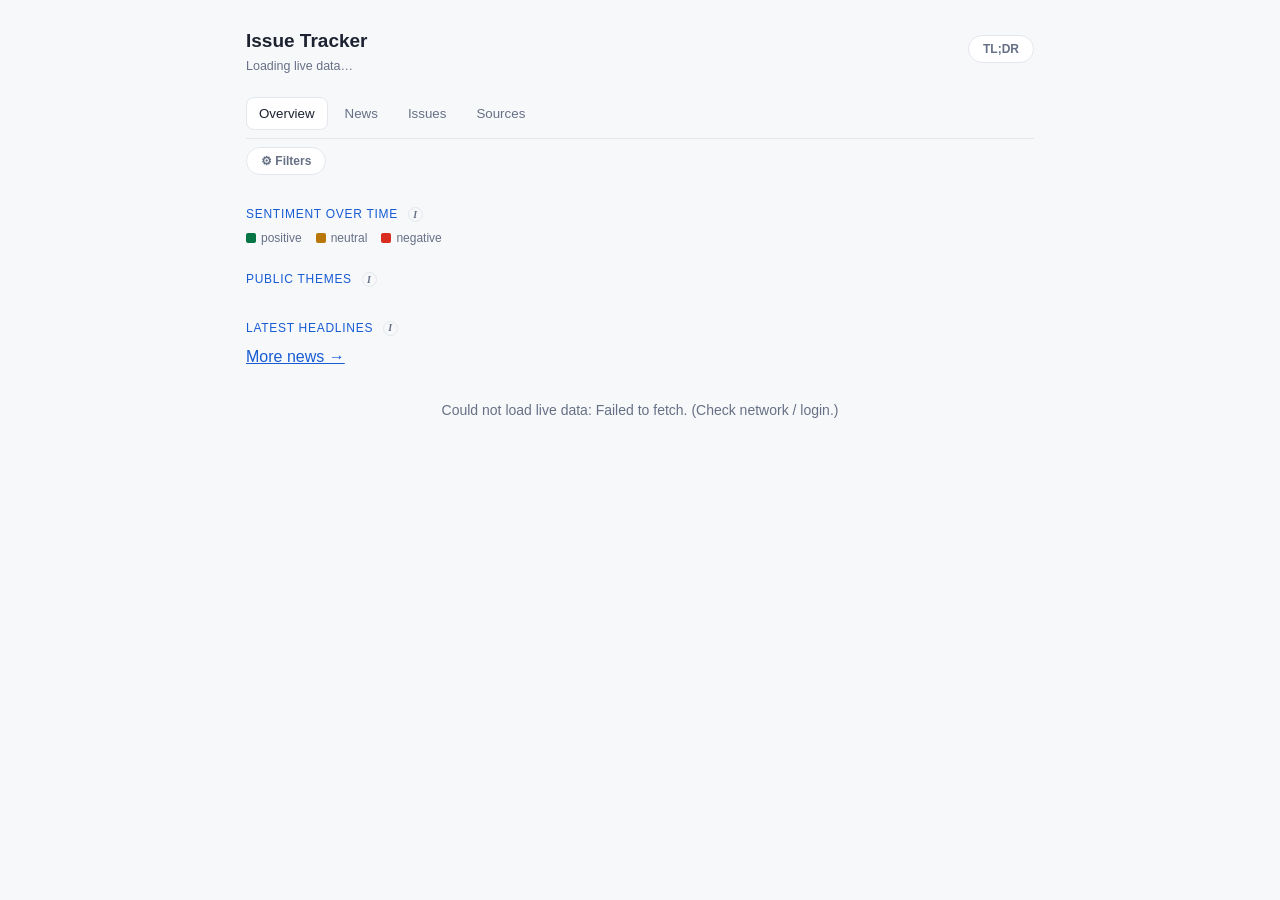
<file: sg-pulse-live.html>
<!DOCTYPE html>
<html lang="en-SG">
<head>
<meta charset="utf-8">
<meta name="viewport" content="width=device-width, initial-scale=1">
<meta name="robots" content="noindex,nofollow">
<title>SG Digital Pulse — Internal (Live)</title>
<!-- Google Analytics 4 (fires only over http(s), not file://) -->
<script async src="https://www.googletagmanager.com/gtag/js?id=G-EM78NPVF6V"></script>
<script>
  window.dataLayer=window.dataLayer||[];function gtag(){dataLayer.push(arguments);}
  gtag('js',new Date());gtag('config','G-EM78NPVF6V',{anonymize_ip:true});
</script>
<style>
  :root{
    --bg:#0f1115;--card:#171a21;--line:#2a2f3a;--ink:#e8eaed;--mut:#9aa3b2;
    --red:#e5484d;--amber:#f2b417;--green:#30a46c;--grey:#6b7280;--accent:#4c8bf5;
    --panel:#13161d;--barbg:#222732;--neu:#5f6672;--quote:#cfd4dd;--ovbg:rgba(8,10,14,.72);
    --redbg:rgba(229,72,77,.15);--redtx:#ff9ea1;--redbd:#5a1f24;--acctx:#bcd4fb;--accbg:rgba(76,139,245,.15);--greenbg:rgba(48,164,108,.16);
    --ambertx:#f7d774;--greentx:#7ee0ad;--bannerbg1:#3a1115;--bannerbg2:#451519;--bannertx:#ffd7d9;--verdictbg:#2a1115;
  }
  @media (prefers-color-scheme: light){:root{
    --bg:#f7f8fa;--card:#fff;--line:#e4e7ec;--ink:#1c2230;--mut:#667085;
    --red:#d92d20;--amber:#b9770a;--green:#067647;--grey:#98a2b3;--accent:#175cd3;
    --panel:#f1f3f5;--barbg:#e9ebef;--neu:#b6bcc6;--quote:#344054;--ovbg:rgba(20,30,50,.4);
    --redbg:#fdeceb;--redtx:#a3261d;--redbd:#f3c2bf;--acctx:#1456b8;--accbg:#e7effb;--greenbg:#e7f6ee;
    --ambertx:#8a5a06;--greentx:#075c38;--bannerbg1:#fdecec;--bannerbg2:#fbe3e3;--bannertx:#9a1c1c;--verdictbg:#fdeceb;
  }}
  *{box-sizing:border-box}
  body{margin:0;font:16px/1.55 -apple-system,BlinkMacSystemFont,"Segoe UI",Roboto,sans-serif;background:var(--bg);color:var(--ink);-webkit-text-size-adjust:100%}
  .wrap{max-width:820px;margin:0 auto;padding:0 16px 72px}
  .banner{background:repeating-linear-gradient(45deg,var(--bannerbg1),var(--bannerbg1) 12px,var(--bannerbg2) 12px,var(--bannerbg2) 24px);color:var(--bannertx);font-weight:700;letter-spacing:.04em;text-align:center;padding:9px 12px;font-size:12.5px;border-bottom:1px solid var(--redbd);position:sticky;top:0;z-index:9}
  h1{font-size:19px;margin:16px 0 2px}
  .sub{color:var(--mut);font-size:12.5px;margin:0 0 12px}
  nav.tabs{display:flex;gap:4px;position:sticky;top:0;background:var(--bg);z-index:8;padding:8px 0;border-bottom:1px solid var(--line);overflow-x:auto}
  nav.tabs button{flex:0 0 auto;background:transparent;border:1px solid transparent;color:var(--mut);font:600 14px/1 inherit;padding:8px 12px;border-radius:8px;cursor:pointer}
  nav.tabs button.on{background:var(--card);color:var(--ink);border-color:var(--line)}
  section{display:none}section.on{display:block}
  .kpis{display:grid;grid-template-columns:repeat(2,1fr);gap:8px;margin:12px 0}
  @media(min-width:560px){.kpis{grid-template-columns:repeat(4,1fr)}}
  .kpi{background:var(--card);border:1px solid var(--line);border-radius:12px;padding:12px 14px}
  .kpi .n{font-size:22px;font-weight:700}.kpi .l{font-size:11px;text-transform:uppercase;letter-spacing:.05em;color:var(--mut);margin-top:2px}.kpi .x{font-size:11.5px;color:var(--mut);margin-top:3px}
  .row{display:flex;align-items:flex-start;gap:10px;background:var(--card);border:1px solid var(--line);border-radius:12px;padding:11px 14px;margin:8px 0}
  .row[data-topic]{cursor:pointer}.row[data-topic]:hover{border-color:var(--accent)}
  .dot{width:11px;height:11px;border-radius:50%;margin-top:5px;flex:0 0 auto}
  .d-red{background:var(--red)}.d-amber{background:var(--amber)}.d-green{background:var(--green)}.d-grey{background:var(--mut)}
  .row .t{font-weight:600}.row .c{font-size:11.5px;color:var(--mut);margin-top:1px}.meta{font-size:11.5px;color:var(--mut);margin-top:5px}
  .sev{font-size:11px;font-weight:700;border-radius:6px;padding:2px 7px;margin-left:auto;white-space:nowrap}
  .chev{color:var(--mut);font-size:12px;align-self:center;margin-left:6px}
  .dsec{font-size:12px;text-transform:uppercase;letter-spacing:.06em;margin:18px 0 6px;color:var(--accent)}
  .note{font-size:12px;color:var(--mut);background:var(--panel);border:1px dashed var(--line);border-radius:10px;padding:10px 12px;margin:10px 0}
  .leg{display:flex;gap:14px;font-size:12px;color:var(--mut);margin:6px 0}.leg i{display:inline-block;width:10px;height:10px;border-radius:2px;margin-right:5px;vertical-align:-1px}
  table{width:100%;border-collapse:collapse;font-size:13.5px;margin-top:8px}
  th,td{text-align:left;padding:9px 8px;border-bottom:1px solid var(--line)}th{font-size:11px;text-transform:uppercase;letter-spacing:.05em;color:var(--mut)}td.num{text-align:right}
  .sortbar{display:flex;align-items:center;gap:8px;margin:10px 0}.sortbar label{font-size:12px;color:var(--mut)}
  .sortbar select{background:var(--card);color:var(--ink);border:1px solid var(--line);border-radius:8px;padding:7px 10px;font:14px/1 inherit;cursor:pointer}
  .feedrow{padding:10px 0;border-bottom:1px solid var(--line)}.feedrow a{color:var(--ink);font-weight:600;font-size:14px;text-decoration:none}.feedrow a:hover{color:var(--accent)}
  .feedrow .fm{font-size:11.5px;color:var(--mut);margin-top:3px;display:flex;align-items:center;gap:8px;flex-wrap:wrap}
  .fchip{font-size:10.5px;border:1px solid var(--line);border-radius:999px;padding:1px 8px;color:var(--mut)}
  .ov{position:fixed;inset:0;background:var(--ovbg);z-index:20;display:none;overflow-y:auto}.ov.on{display:block}
  .sheet{max-width:820px;margin:0 auto;min-height:100%;background:var(--bg);padding:16px 16px 60px;border-left:1px solid var(--line);border-right:1px solid var(--line)}
  .sheet .close{position:sticky;top:0;display:flex;justify-content:space-between;align-items:center;background:var(--bg);padding:4px 0 8px;z-index:15}
  .sharewrap{position:relative}
  .sharemenu{position:absolute;top:112%;left:0;background:var(--card);border:1px solid var(--line);border-radius:10px;padding:6px;display:none;flex-direction:column;gap:2px;z-index:30;box-shadow:0 8px 28px rgba(0,0,0,.4);min-width:170px}
  .sharemenu.on{display:flex}
  .sharemenu button{background:transparent;border:none;color:var(--ink);text-align:left;padding:10px 12px;border-radius:7px;font:14px/1 inherit;cursor:pointer}
  .sharemenu button:hover{background:var(--panel)}
  .toast{position:fixed;bottom:22px;left:50%;transform:translateX(-50%);background:var(--ink);color:var(--bg);padding:9px 15px;border-radius:9px;font-size:13px;font-weight:600;z-index:80;opacity:0;pointer-events:none;transition:opacity .2s}
  .toast.on{opacity:1}
  .sheet .close button{background:var(--card);border:1px solid var(--line);color:var(--ink);border-radius:8px;padding:6px 12px;font:600 14px/1 inherit;cursor:pointer}
  .sheet .close button:disabled{opacity:.35;cursor:default}
  .navgrp{display:flex;align-items:center;gap:6px}.navgrp button{padding:6px 10px}.navpos{font-size:11.5px;color:var(--mut);min-width:44px;text-align:center}
  .dtitle{font-size:19px;font-weight:700;margin:6px 0 8px}.dsum{color:var(--mut);font-size:13px;margin:0 0 12px}
  .mgrid{display:grid;grid-template-columns:repeat(4,1fr);gap:7px;margin:10px 0 14px}.mgrid .m{background:var(--card);border:1px solid var(--line);border-radius:10px;padding:9px 10px;display:flex;flex-direction:column;min-height:68px}.mgrid .m .mhead{display:flex;justify-content:space-between;align-items:flex-start;gap:6px}.mgrid .m .mic{color:var(--mut);flex:0 0 auto}.mgrid .m .mic svg{width:15px;height:15px}
  .mgrid .m .l{font-size:10px;color:var(--mut);line-height:1.2}.mgrid .m .n{font-size:16px;font-weight:700;margin-top:auto;padding-top:6px}
  .lanes{display:grid;grid-template-columns:1fr;gap:10px;margin:6px 0 18px}@media(min-width:620px){.lanes{grid-template-columns:repeat(3,1fr)}}
  .gap2{display:grid;grid-template-columns:1fr;gap:10px;margin:6px 0 18px}@media(min-width:620px){.gap2{grid-template-columns:1fr 1fr}}.gpane .gapsum{font-size:12.5px;color:var(--ink)}
  .hdr{display:flex;justify-content:space-between;align-items:center;gap:12px;padding-top:10px}
  .tldrbtn{border:1px solid var(--line);border-radius:999px;padding:6px 14px;font-size:12px;font-weight:600;cursor:pointer;background:var(--card);color:var(--mut);white-space:nowrap;flex:none}.tldrbtn.on{background:var(--accent);color:#fff;border-color:var(--accent)}
  .ctrls{display:flex;align-items:center;gap:10px;margin:8px 0 4px}
  .drawer{margin:4px 0 14px;padding:10px 12px;border:1px solid var(--line);border-radius:10px;background:var(--card);display:flex;flex-wrap:wrap;gap:10px;align-items:center}.drawer[hidden]{display:none}.drawer .range{margin:0}.drawer .sortbar{margin:0}
  .gapbox{border:1px solid var(--line);border-radius:12px;padding:14px 16px;background:var(--card);margin:8px 0 18px}
  .gapsum{font-size:13px;color:var(--ink);line-height:1.8;margin-top:12px}
  .lane{border:1px solid var(--line);border-radius:10px;padding:10px 12px;background:var(--card)}.lane h5{margin:0 0 6px;font-size:12px;color:var(--ink);display:flex;align-items:center;gap:6px}.lane p{margin:0;font-size:13px;color:var(--ink)}.lane .stance{font-size:11px;color:var(--mut);margin-top:6px}.lane.empty{border-style:dashed;opacity:.7}
  .ic{display:inline-flex;align-items:center;color:var(--mut)}.ic svg{width:14px;height:14px}
  .kw{display:inline-block;font-size:10.5px;background:var(--panel);border:1px solid var(--line);border-radius:999px;padding:1px 8px;margin:3px 4px 0 0;color:var(--mut)}
  .ruler{margin:0 0 16px}.ruler .rh{display:flex;justify-content:space-between;align-items:baseline;margin-bottom:9px}.ruler .rh b{font-weight:600;font-size:13px}
  .vb{font-size:11px;border-radius:6px;padding:2px 9px}.vb.red{background:var(--redbg);color:var(--redtx)}.vb.green{background:var(--greenbg);color:var(--greentx)}.vb.amber{background:var(--panel);color:var(--ambertx)}
  .track{position:relative;height:30px}.track .base{position:absolute;top:13px;left:0;right:0;height:4px;background:var(--barbg);border-radius:2px}.track .span{position:absolute;top:13px;height:4px;border-radius:2px}
  .pin{position:absolute;top:5px;transform:translateX(-50%);display:flex;flex-direction:column;align-items:center}.pin i{width:13px;height:13px;border-radius:50%;border:2px solid var(--bg)}.pin span{font-size:10.5px;margin-top:2px;white-space:nowrap}
  .rends{display:flex;justify-content:space-between;font-size:10.5px;color:var(--mut);margin-top:11px}
  .sbar{display:flex;height:9px;border-radius:5px;overflow:hidden;margin:6px 0 4px}.sbar i{display:block;height:100%}.sbar .pos{background:var(--green)}.sbar .neu{background:var(--amber)}.sbar .neg{background:var(--red)}
  .sleg{font-size:11.5px;color:var(--mut)}
  .seq{display:flex;align-items:center;gap:8px;flex-wrap:wrap;margin:6px 0 16px;font-size:13px}
  .seqn{display:inline-flex;align-items:center;gap:6px;border-radius:8px;padding:6px 10px}.seqn.off{background:var(--accbg);color:var(--acctx)}.seqn.pub{background:var(--barbg);color:var(--mut)}.seqn.empty{background:transparent;border:1px dashed var(--line);color:var(--mut)}
  .stance{font-size:11px;color:var(--mut);margin-top:6px}
  details{background:var(--card);border:1px solid var(--line);border-radius:12px;margin:10px 0;padding:0 14px}
  details>summary{cursor:pointer;padding:12px 0;font-weight:600;list-style:none;font-size:12px;text-transform:uppercase;letter-spacing:.06em;color:var(--accent)}
  details>summary::-webkit-details-marker{display:none}details>summary::after{content:"▸";float:right;color:var(--mut)}details[open]>summary::after{content:"▾"}
  .dq{font-size:13.5px;color:var(--quote);border-left:2px solid var(--line);padding-left:10px;margin:8px 0;font-style:italic}.dq .src{display:block;font-style:normal;font-size:11px;color:var(--mut);margin-top:2px}
  .onreq{background:var(--panel);border:1px dashed var(--line);border-radius:10px;padding:14px;color:var(--mut);font-size:13px;margin-top:12px}
  a.lnk{color:var(--accent)}
  .loading{color:var(--mut);font-size:14px;padding:30px 0;text-align:center}
  .range{display:flex;gap:6px;margin:12px 0 4px;flex-wrap:wrap;align-items:center}
  .range span{font-size:12px;color:var(--mut);border:1px solid var(--line);border-radius:999px;padding:3px 10px;cursor:pointer}
  .range span.on{color:var(--ink);border-color:var(--accent)}
  .range input,.range button{font:13px/1 inherit;padding:5px 8px;border:1px solid var(--line);border-radius:8px;background:var(--card);color:var(--ink);cursor:pointer}
  .info{display:inline-flex;align-items:center;justify-content:center;width:15px;height:15px;border:1px solid var(--line);border-radius:50%;color:var(--mut);font:italic 700 10px/1 Georgia,serif;cursor:help;margin-left:6px;position:relative;vertical-align:middle}
  .info:hover,.info:focus{color:var(--ink);border-color:var(--accent);outline:none}
  .info .tip{display:none;position:absolute;top:165%;left:0;width:250px;max-width:78vw;background:var(--card);border:1px solid var(--line);border-radius:8px;padding:9px 11px;font:400 12px/1.5 -apple-system,BlinkMacSystemFont,"Segoe UI",sans-serif;color:var(--ink);text-transform:none;letter-spacing:normal;box-shadow:0 8px 28px rgba(0,0,0,.32);z-index:40}
  .info:hover .tip,.info:focus .tip{display:block}
  #ov-trend{position:relative}
  .trendtip{position:absolute;display:none;background:var(--card);border:1px solid var(--line);border-radius:8px;padding:6px 9px;font-size:11.5px;color:var(--ink);pointer-events:none;white-space:nowrap;box-shadow:0 4px 16px rgba(0,0,0,.3);z-index:6}
  #wordcloud{position:relative;margin-top:8px;overflow:hidden}
  .cw{position:absolute;transform:translate(-50%,-50%);white-space:nowrap;line-height:1;font-weight:700;letter-spacing:-.01em}
</style>
</head>
<body>
<div class="wrap">
  <div class="hdr"><div><h1>Issue Tracker</h1><p class="sub" id="sub">Loading live data…</p></div><button id="tldr" class="tldrbtn" title="Condense everything to verdicts, counts and keywords">TL;DR</button></div>
  <nav class="tabs" id="tabs">
    <button data-v="overview" class="on">Overview</button>
    <button data-v="stories">News</button>
    <button data-v="incidents">Issues</button>
    <button data-v="sources">Sources</button>
  </nav>
  <div class="ctrls"><button id="filtbtn" class="tldrbtn">⚙ Filters</button><span class="meta" id="ctrlsum"></span></div>
  <div class="drawer" id="controls" hidden>
    <div class="range" id="range"><span data-d="1">24h</span><span data-d="2">2d</span><span data-d="30" class="on">30d</span><span data-d="cal">Calendar</span></div>
    <div class="range" id="calbar" style="display:none"><span style="border:none;padding:0">From</span><input type="date" id="calFrom"><span style="border:none;padding:0">to</span><input type="date" id="calTo"><button id="calApply">Apply</button></div>
    <div class="sortbar"><label for="ffacet">Filter</label><select id="ffacet"><option value="">All</option><option value="domain">Domain</option><option value="theme">Theme</option><option value="impact">Impact</option><option value="actor">Actor</option></select><select id="ftag" style="display:none"><option value="">All</option></select></div>
    <div class="sortbar"><label for="ssort">Sort</label><select id="ssort"><option value="latest">Latest</option><option value="recent">Most active</option><option value="volume">Volume</option><option value="rag">Priority</option><option value="negative">Most negative</option></select></div>
    <button id="resetfilt" class="tldrbtn" style="display:none">Reset filters</button>
  </div>
  <section id="overview" class="on"><div class="kpis" id="kpis"></div><div id="ov-summary"></div>
    <div class="dsec" style="margin-top:18px">Sentiment over time <span class="info" tabindex="0" role="button" aria-label="Chart help">i<span class="tip">Daily counts of items stacked by sentiment — green positive, amber neutral, red negative. Hover or tap a bar for that day's breakdown.</span></span></div>
    <div class="leg"><span><i style="background:var(--green)"></i>positive</span><span><i style="background:var(--amber)"></i>neutral</span><span><i style="background:var(--red)"></i>negative</span></div>
    <div id="ov-trend"></div>
    <div class="dsec" style="margin-top:22px">Public themes <span class="info" tabindex="0" role="button" aria-label="Word cloud help">i<span class="tip">Most-discussed themes in public posts across all tracked issues. Word size = how much that issue is discussed; colour = sentiment (red negative, amber mixed, green positive).</span></span></div>
    <div id="wordcloud"></div>
    <div class="dsec" style="margin-top:22px">Latest headlines <span class="info" tabindex="0" role="button" aria-label="Headlines help">i<span class="tip">The five most recent media articles. Tap to open the article, or open the News tab for the full feed.</span></span></div>
    <div id="feed"></div>
    <div style="margin-top:8px"><a href="#" id="morenews" class="lnk">More news →</a></div>
  </section>
  <section id="stories">
    <div id="stories-list"></div></section>
  <section id="incidents">
    <div id="incidents-list"></div></section>
  <section id="sources"><div class="note">Where the corpus came from.</div><table id="src"><thead><tr><th>Source</th><th class="num">Items</th></tr></thead><tbody></tbody></table></section>
  <div class="loading" id="loading">Fetching live board…</div>
</div>
<div class="ov" id="ov"><div class="sheet"><div class="close"><div class="sharewrap"><button id="shareBtn">⤴ Share</button><div class="sharemenu" id="shareMenu"></div></div><div class="navgrp"><button id="navPrev" title="Previous (←)" aria-label="Previous">‹</button><span id="navPos" class="navpos"></span><button id="navNext" title="Next (→)" aria-label="Next">›</button><button onclick="closeDetail()" title="Close (Esc)" aria-label="Close">✕</button></div></div><div id="detail"></div></div></div>
<script>
const SUPA="https://ymzyfsubemwgeboghtnk.supabase.co";
const ANON="eyJhbGciOiJIUzI1NiIsInR5cCI6IkpXVCJ9.eyJpc3MiOiJzdXBhYmFzZSIsInJlZiI6Inltenlmc3ViZW13Z2Vib2dodG5rIiwicm9sZSI6ImFub24iLCJpYXQiOjE3ODAwMzg4MTYsImV4cCI6MjA5NTYxNDgxNn0.yoCIS0YsX2VETNqHdSd7IP7QqkyCHTS_CazIo1zNFKI";
async function rpc(fn,body){const r=await fetch(`${SUPA}/rest/v1/rpc/${fn}`,{method:"POST",headers:{apikey:ANON,Authorization:"Bearer "+ANON,"Content-Type":"application/json"},body:JSON.stringify(body||{})});if(!r.ok)throw new Error(fn+" "+r.status);return r.json();}
const FMON=['Jan','Feb','Mar','Apr','May','Jun','Jul','Aug','Sep','Oct','Nov','Dec'];
const fdate=s=>{const p=String(s).split('-');return `${+p[2]} ${FMON[+p[1]-1]} ${p[0]}`;};
const codeOf=t=>{const m=/\(([^)]+)\)\s*$/.exec(t);return m?m[1]:'';};
const nameOf=t=>t.replace(/\s*\(([^)]+)\)\s*$/,'');
const num=s=>{const v=parseFloat(String(s).replace('−','-'));return isNaN(v)?0:v;};
const MODE="audit";const EXEC=MODE==="exec";  // audit = full codes/triggers; exec = clean for leadership
const sevWord=s=>s>=3.5?'High':s>=2.5?'Moderate':'Low';
const strip=t=>EXEC?String(t).replace(/\s*\((?:D|E)\d+[a-z]?\)/g,''):t;
function ragDot(sc){const v=num(sc);const c=v<-0.1?'var(--red)':v>0.1?'var(--green)':'var(--amber)';const w=isNaN(parseFloat(sc))||sc===null?'—':v<-0.1?'negative':v>0.1?'positive':'neutral';return `<span style="color:${c}">● ${w}</span>`;}
function moodWord(sc){if(sc===null||sc===undefined)return '<span style="color:var(--mut)">—</span>';const v=num(sc);const c=v<-0.1?'var(--red)':v>0.1?'var(--green)':'var(--amber)';const w=v<-0.1?'Negative':v>0.1?'Positive':'Mixed';return `<span style="color:${c}">${w}</span>`;}
function platOf(u){if(!u)return'';u=u.toLowerCase();if(u.includes('reddit'))return'Reddit';if(u.includes('youtube'))return'YouTube';if(u.includes('tiktok'))return'TikTok';if(u.includes('instagram'))return'Instagram';if(u.includes('facebook'))return'Facebook';if(u.includes('hardwarezone'))return'HardwareZone';if(u.includes('news.google'))return'News';return'';}
const pctX=v=>Math.round((Math.max(-1,Math.min(1,v))+1)/2*100);
let BOARD=null;
let TLDR=false,CURRENT_TOPIC=null,CUR_KIND='topic',STORIES=[],STORY_SORT='latest',STORIES_KEY=null;try{TLDR=localStorage.getItem('tldr')==='1';}catch(e){}
const ICON={
 users:'<svg viewBox="0 0 24 24" fill="none" stroke="currentColor" stroke-width="2" stroke-linecap="round" stroke-linejoin="round"><path d="M16 21v-2a4 4 0 0 0-4-4H6a4 4 0 0 0-4 4v2"/><circle cx="9" cy="7" r="4"/><path d="M22 21v-2a4 4 0 0 0-3-3.87"/><path d="M16 3.13a4 4 0 0 1 0 7.75"/></svg>',
 news:'<svg viewBox="0 0 24 24" fill="none" stroke="currentColor" stroke-width="2" stroke-linecap="round" stroke-linejoin="round"><path d="M4 22h16a2 2 0 0 0 2-2V4a2 2 0 0 0-2-2H8a2 2 0 0 0-2 2v16a2 2 0 0 1-2 2Zm0 0a2 2 0 0 1-2-2v-9c0-1.1.9-2 2-2h2"/><path d="M18 14h-8M15 18h-5M10 6h8v4h-8z"/></svg>',
 heart:'<svg viewBox="0 0 24 24" fill="none" stroke="currentColor" stroke-width="2" stroke-linecap="round" stroke-linejoin="round"><path d="M19 14c1.49-1.46 3-3.21 3-5.5A5.5 5.5 0 0 0 16.5 3c-1.76 0-3 .5-4.5 2-1.5-1.5-2.74-2-4.5-2A5.5 5.5 0 0 0 2 8.5c0 2.3 1.5 4.05 3 5.5l7 7Z"/></svg>',
 warn:'<svg viewBox="0 0 24 24" fill="none" stroke="currentColor" stroke-width="2" stroke-linecap="round" stroke-linejoin="round"><path d="m21.73 18-8-14a2 2 0 0 0-3.46 0l-8 14A2 2 0 0 0 4 21h16a2 2 0 0 0 1.73-3Z"/><path d="M12 9v4M12 17h.01"/></svg>',
 landmark:'<svg viewBox="0 0 24 24" fill="none" stroke="currentColor" stroke-width="2" stroke-linecap="round" stroke-linejoin="round"><line x1="3" x2="21" y1="22" y2="22"/><line x1="6" x2="6" y1="18" y2="11"/><line x1="10" x2="10" y1="18" y2="11"/><line x1="14" x2="14" y1="18" y2="11"/><line x1="18" x2="18" y1="18" y2="11"/><polygon points="12 2 20 7 4 7"/></svg>'
};
const info=t=>`<span class="info" tabindex="0" role="button" aria-label="${String(t).replace(/"/g,'&quot;')}">i<span class="tip">${t}</span></span>`;
function trendSVG(D){
  if(!D||!D.length)return '<div class="meta">No trend data.</div>';
  const W=600,H=200,L=30,R=12,T=12,B=26,pw=W-L-R,ph=H-T-B,bw=Math.max(4,Math.min(12,pw/D.length-2));
  const days=D.map(d=>+new Date(d.d));const d0=Math.min(...days),d1=Math.max(...days),span=Math.max(1,d1-d0);
  const ymax=Math.max(5,Math.ceil(Math.max(...D.map(d=>(d.p||0)+(d.u||0)+(d.g||0)))/5)*5);
  const x=t=>L+(t-d0)/span*pw,y=v=>T+ph-v/ymax*ph;
  const grid=[0,Math.round(ymax/2),ymax].map(v=>`<line x1="${L}" y1="${y(v).toFixed(1)}" x2="${W-R}" y2="${y(v).toFixed(1)}" stroke="var(--line)" stroke-width="0.5"/><text x="2" y="${(y(v)+3).toFixed(1)}" font-size="9" fill="var(--mut)">${v}</text>`).join("");
  const cols=D.map(d=>{const cx=x(+new Date(d.d));let base=y(0);let s='';[[d.p,'var(--green)'],[d.u,'var(--amber)'],[d.g,'var(--red)']].forEach(([n,f])=>{if(n>0){const h=n/ymax*ph;base-=h;s+=`<rect x="${(cx-bw/2).toFixed(1)}" y="${base.toFixed(1)}" width="${bw.toFixed(1)}" height="${h.toFixed(1)}" fill="${f}"/>`;}});return s;}).join('');
  const lab=[d0,d0+span/2,d1].map((t,i)=>`<text x="${(L+i/2*pw).toFixed(1)}" y="${H-8}" font-size="9" fill="var(--mut)" text-anchor="${i===0?'start':i===2?'end':'middle'}">${new Date(t).getDate()} ${FMON[new Date(t).getMonth()]}</text>`).join("");
  const slot=pw/D.length;const hits=D.map(d=>{const cx=x(+new Date(d.d));return `<rect class="th" x="${(cx-slot/2).toFixed(1)}" y="${T}" width="${slot.toFixed(1)}" height="${ph.toFixed(1)}" fill="transparent" data-d="${d.d}" data-p="${d.p||0}" data-u="${d.u||0}" data-g="${d.g||0}"/>`;}).join('');
  return `<svg viewBox="0 0 ${W} ${H}" width="100%" role="img" aria-label="Daily item counts stacked by sentiment">${grid}${cols}${lab}${hits}</svg>`;
}
function rulerHTML(pins,verdict,v){
  if(!pins.length)return '';
  const xs=pins.map(p=>pctX(p.x));const lo=Math.min(...xs),w=Math.max(...xs)-lo;
  const band=v==='red'?'var(--red)':v==='green'?'var(--green)':'var(--amber)';
  const ps=pins.map(p=>`<div class="pin" style="left:${pctX(p.x)}%"><i style="background:${p.c}"></i><span style="color:${p.c}">${p.t}</span></div>`).join('');
  return `<div class="ruler"><div class="rh"><b>Tone of reception</b><span class="vb ${v}">${verdict}</span></div><div class="track"><div class="base"></div><div class="span" style="left:${lo}%;width:${w}%;background:${band}"></div>${ps}</div><div class="rends"><span>negative</span><span>positive</span></div></div>`;
}
function gapPane(label,off,otherSent,otherN,gp){
  const head=`Official ↔ ${label}`;
  if(!off) return `<div class="lane gpane empty"><h5>${head}</h5><p style="font-size:12px;color:var(--mut)">No official line captured — gap not assessed.</p></div>`;
  if(!otherN||otherSent==null) return `<div class="lane gpane empty"><h5>${head}</h5><p style="font-size:12px;color:var(--mut)">No ${label.toLowerCase()} captured in this window.</p></div>`;
  const pins=[{t:'Official',x:num(off.sent),c:'var(--accent)'},{t:label,x:num(otherSent),c:label==='Public'?'var(--mut)':'var(--ink)'}];
  const xs=pins.map(p=>pctX(p.x));const lo=Math.min(...xs),w=Math.max(2,Math.max(...xs)-lo);
  const band=gp.v==='red'?'var(--red)':gp.v==='green'?'var(--green)':'var(--amber)';
  const ps=pins.map(p=>`<div class="pin" style="left:${pctX(p.x)}%"><i style="background:${p.c}"></i><span style="color:${p.c}">${p.t}</span></div>`).join('');
  return `<div class="lane gpane"><h5>${head} <span class="vb ${gp.v}">${gp.verdict}</span></h5>`
    +`<div class="track"><div class="base"></div><div class="span" style="left:${lo}%;width:${w}%;background:${band}"></div>${ps}</div>`
    +`<div class="rends"><span>negative</span><span>positive</span></div>`
    +`<div class="gapsum" style="margin-top:10px">${strip(gp.detail||'')}</div></div>`;
}
function issueRow(s){
  if(TLDR){
    const sv=s.max_sev>0?`<span class="sev" style="background:var(--panel);color:var(--mut)">${EXEC?sevWord(s.max_sev):'S'+(+s.max_sev).toFixed(1)}</span>`:'';
    return `<div class="row" data-topic="${encodeURIComponent(s.topic)}"><span class="dot d-${s.rag}"></span><span class="t" style="flex:1">${nameOf(s.topic)}</span>${sv}<span class="meta" style="margin:0">${moodWord(s.sent)} · ${s.public_n+s.media_n}</span><span class="chev">›</span></div>`;
  }
  const g=s.media_n>0?` · media ${s.media_n}`:'';
  const sv=s.max_sev>0?`<span class="sev" style="background:var(--panel);color:var(--mut)">${EXEC?sevWord(s.max_sev):'Sev '+(+s.max_sev).toFixed(1)}</span>`:'';
  const cline=EXEC?(s.official?'':'<div class="c">No official line yet</div>'):`<div class="c">Trigger ${s.trig}${s.official?'':' (no official line)'}</div>`;
  return `<div class="row" data-topic="${encodeURIComponent(s.topic)}"><span class="dot d-${s.rag}"></span><div style="flex:1"><div style="display:flex;align-items:center;gap:8px"><span class="t">${nameOf(s.topic)}</span>${sv}</div>${cline}<div class="meta">public ${s.public_n}${g} · ${moodWord(s.sent)}</div></div><span class="chev">Details ›</span></div>`;
}
const RAG_ORD={red:0,amber:1,green:2,grey:3};
const ISSUE_SORTS={
  rag:(a,b)=>RAG_ORD[a.rag]-RAG_ORD[b.rag]||b.public_n-a.public_n,
  volume:(a,b)=>(b.public_n+b.media_n)-(a.public_n+a.media_n),
  negative:(a,b)=>num(a.sent)-num(b.sent),
  severity:(a,b)=>(b.max_sev||0)-(a.max_sev||0),
  topic:(a,b)=>nameOf(a.topic).localeCompare(nameOf(b.topic))};
let CURRENT_SORT='rag';
function sortedTopics(){return BOARD?[...BOARD.issues].sort(ISSUE_SORTS[CURRENT_SORT]||ISSUE_SORTS.rag).map(i=>i.topic):[];}
function facetLine(d){const seg=(l,a)=>a&&a.length?l+': '+a.join(', '):null;return [seg('Domain',d.domains),seg('Theme',d.themes),seg('Impact',d.impacts),seg('Actor',d.actors)].filter(Boolean).join('  ·  ');}
function storyRow(s,kind){
  const da=kind==='news'?`data-media="${encodeURIComponent(s.id)}"`:`data-story="${encodeURIComponent(s.id)}"`;
  const tagHtml=[...(s.domains||[]),...(s.themes||[])].slice(0,5).map(x=>`<span class="kw">${x}</span>`).join(' ');
  const vol=s.public_n+s.media_n;
  const sc=s.status==='active'?'var(--accent)':s.status==='emerging'?'var(--amber)':'var(--mut)';
  const stat=(kind!=='news'&&s.status)?`<span style="font-size:10px;font-weight:700;text-transform:uppercase;letter-spacing:.04em;padding:1px 6px;border-radius:4px;border:1px solid ${sc};color:${sc}">${s.status}</span>`:'';
  if(TLDR)return `<div class="row" ${da}><span class="dot d-${s.rag}"></span><span class="t" style="flex:1">${s.title}</span>${stat}<span class="meta" style="margin:0">${moodWord(s.sent)} · ${vol}</span><span class="chev">›</span></div>`;
  const g=s.media_n>0?` · media ${s.media_n}`:'';
  const cta=kind==='news'?'Coverage ›':'Details ›';
  return `<div class="row" ${da}><span class="dot d-${s.rag}"></span><div style="flex:1"><div style="display:flex;align-items:center;gap:8px;flex-wrap:wrap"><span class="t">${s.title}</span>${stat}</div><div class="c" style="display:flex;flex-wrap:wrap;gap:4px;margin:3px 0">${tagHtml||'—'}</div><div class="meta">public ${s.public_n}${g} · ${moodWord(s.sent)} · last ${s.last}</div></div><span class="chev">${cta}</span></div>`;
}
const STAT_ORD={active:0,emerging:1,quiet:2};
const STORY_SORTS={
  recent:(a,b)=>((STAT_ORD[a.status]??9)-(STAT_ORD[b.status]??9))||((b.public_n+b.media_n)-(a.public_n+a.media_n)),
  volume:(a,b)=>(b.public_n+b.media_n)-(a.public_n+a.media_n),
  rag:(a,b)=>(RAG_ORD[a.rag]-RAG_ORD[b.rag])||((b.public_n+b.media_n)-(a.public_n+a.media_n)),
  negative:(a,b)=>num(a.sent)-num(b.sent),
  latest:(a,b)=>0};
function sortedStories(){return [...STORIES].sort(STORY_SORTS[STORY_SORT]||STORY_SORTS.recent).map(s=>s.id);}
let LENS='domain', FILTER={facet:null,tag:null}, NEWS=[], NEWS_KEY=null;
function ragDotOnly(sc){const v=num(sc);const c=v<-0.1?'var(--red)':v>0.1?'var(--green)':'var(--amber)';return `<span style="color:${c}" title="${v<-0.1?'negative':v>0.1?'positive':'neutral'}">●</span>`;}
function articleRow(a){return `<div class="feedrow"><a href="${a.u}" target="_blank" rel="noopener">${a.t} ↗</a><div class="fm"><span style="color:var(--ink);font-weight:600">${a.d}</span>${a.dom?`<span class="fchip">${a.dom}</span>`:''}${TLDR?ragDotOnly(a.sc):ragDot(a.sc)}</div></div>`;}
function drawStories(){let arr=[...NEWS];if(STORY_SORT==='negative')arr.sort((a,b)=>num(a.sc)-num(b.sc));lazyList(document.getElementById("stories-list"),arr,articleRow,12);}
function storiesKey(){return RANGE.from+'|'+RANGE.to+'|'+(FILTER.tag||'');}
function drawFilterChip(){const r=document.getElementById("resetfilt");if(r)r.style.display=(FILTER&&FILTER.tag)?'':'none';}
let ISORT='recent';
function drawIncidents(){const el=document.getElementById("incidents-list");const promoted=[...STORIES].filter(s=>s.promoted).sort(STORY_SORTS[STORY_SORT]||STORY_SORTS.recent);if(!promoted.length){el.innerHTML='<div class="meta">No tracked incidents in this window'+(FILTER.tag?' for '+FILTER.tag:'')+'.</div>';return;}lazyList(el,promoted,s=>storyRow(s,'topic'),8);}
function renderIncidents(){drawFilterChip();if(STORIES_KEY!==storiesKey())document.getElementById("incidents-list").innerHTML='<div class="meta">Loading incidents…</div>';ensureStories(drawIncidents);}
function ensureStories(cb){
  const k=storiesKey();
  if(STORIES_KEY===k){cb();return;}
  rpc('get_stories',{p_from:RANGE.from,p_to:RANGE.to,p_facet:FILTER.facet,p_tag:FILTER.tag}).then(rows=>{STORIES=rows||[];STORIES_KEY=k;cb();}).catch(()=>{});
}
function renderStories(){drawFilterChip();const k=RANGE.from+'|'+RANGE.to+'|'+(FILTER.tag||'');if(NEWS_KEY!==k){document.getElementById("stories-list").innerHTML='<div class="meta">Loading news…</div>';rpc('get_news',{p_from:RANGE.from,p_to:RANGE.to,p_facet:FILTER.facet,p_tag:FILTER.tag}).then(rows=>{NEWS=rows||[];NEWS_KEY=k;drawStories();}).catch(e=>{document.getElementById("stories-list").innerHTML='<div class="onreq">Could not load news: '+e.message+'</div>';});}else drawStories();}
function renderFacetBoard(){
  const el=document.getElementById("issues-list");el.innerHTML='<div class="meta">Loading board…</div>';
  rpc('get_facets',{p_facet:LENS,p_from:RANGE.from,p_to:RANGE.to}).then(rows=>{
    if(!rows||!rows.length){el.innerHTML='<div class="meta">No tagged items in this window.</div>';return;}
    el.innerHTML=rows.map(f=>`<div class="row" data-facet="${LENS}" data-tag="${encodeURIComponent(f.tag)}"><span class="dot d-${f.rag}"></span><div style="flex:1"><span class="t">${f.tag}</span><div class="meta">public ${f.public_n} · media ${f.media_n} · ${moodWord(f.sent)}</div></div><span class="chev">${f.n} ›</span></div>`).join('');
  }).catch(e=>{el.innerHTML='<div class="onreq">Could not load board: '+e.message+'</div>';});
}
function populateFTags(facet,sel){const ft=document.getElementById("ftag");if(!ft)return Promise.resolve();
  return rpc('get_facets',{p_facet:facet,p_from:RANGE.from,p_to:RANGE.to}).then(rows=>{
    ft.innerHTML='<option value="">All</option>'+(rows||[]).map(f=>`<option value="${String(f.tag).replace(/"/g,'&quot;')}">${f.tag}</option>`).join('');
    ft.value=sel||'';
  }).catch(()=>{});}
function applyFacetFilter(facet,tag){ FILTER={facet,tag};
  const ff=document.getElementById("ffacet"); if(ff){ff.value=facet; populateFTags(facet,tag);}
  const tabs=document.getElementById("tabs"); [...tabs.children].forEach(x=>x.classList.toggle("on",x.dataset.v==='stories'));
  document.querySelectorAll("section").forEach(s=>s.classList.toggle("on",s.id==='stories'));
  window.scrollTo(0,0); renderStories(); }
function clearFacetFilter(){ FILTER={facet:null,tag:null}; if(document.getElementById("incidents").classList.contains("on"))renderIncidents(); else renderStories(); }
function sortedList(){return CUR_KIND==='topic'?sortedTopics():sortedStories();}
function renderIssues(sortKey){
  CURRENT_SORT=sortKey||CURRENT_SORT;
  lazyList(document.getElementById("issues-list"),[...BOARD.issues].sort(ISSUE_SORTS[CURRENT_SORT]||ISSUE_SORTS.rag),issueRow,8);
}
function navIssue(dir){ if(!CURRENT_TOPIC)return; const arr=sortedList(); const idx=arr.indexOf(CURRENT_TOPIC); if(idx<0)return; const ni=idx+dir; if(ni<0||ni>=arr.length)return; openByKind(arr[ni],CUR_KIND); document.getElementById("ov").scrollTo&&document.getElementById("ov").scrollTo(0,0); }
function updateNav(){ const arr=sortedList(); const idx=arr.indexOf(CURRENT_TOPIC); const p=document.getElementById("navPrev"),n=document.getElementById("navNext"),pos=document.getElementById("navPos"); if(p)p.disabled=(idx<=0); if(n)n.disabled=(idx<0||idx>=arr.length-1); if(pos)pos.textContent=(idx>=0?(idx+1)+' / '+arr.length:''); }
async function openDetail(topic,kind){
  kind=kind||'topic';
  CURRENT_TOPIC=topic;CUR_KIND=kind;
  try{const h=(kind==='story'?'story=':'issue=')+encodeURIComponent(topic);if((location.hash||'').slice(1)!==h)location.hash=h;}catch(e){}
  updateNav();
  document.getElementById("detail").innerHTML='<div class="loading">Loading detail…</div>';
  document.getElementById("ov").classList.add("on");
  if(window.gtag)gtag('event',kind==='story'?'story_open':'issue_open',{topic:kind==='story'?topic:codeOf(topic)});
  let d;try{d=kind==='story'?await rpc('get_story_detail',{p_story_id:topic,p_from:RANGE.from,p_to:RANGE.to}):await rpc('get_topic_detail',{p_topic:topic,p_from:RANGE.from,p_to:RANGE.to});}catch(e){document.getElementById("detail").innerHTML='<div class="onreq">Could not load detail: '+e.message+'</div>';return;}
  const off=d.official, sm=d.summary||{};
  const tot=Math.max(1,d.total), negshare=Math.round(d.neg/tot*100);
  const moodTone=d.sent<=-0.15?'negative':d.sent>=0.15?'positive':'mixed';
  const title=kind==='story'?(d.title||sm.headline||'Incident'):(sm.headline||nameOf(topic));
  const summary=`${d.public_n+d.media_n} item${(d.public_n+d.media_n)===1?'':'s'} this window · ${moodTone} tone overall.${off?'':' No official line captured yet (external signal).'}`;
  const mcard=(l,val,ic)=>`<div class="m"><div class="mhead"><div class="l">${l}</div><span class="mic">${ic}</span></div><div class="n">${val}</div></div>`;
  const metrics=`<div class="mgrid">${mcard('Public items',d.public_n,ICON.users)}${mcard('Media items',d.media_n,ICON.news)}${mcard('Engagement',Number(d.engagement||0).toLocaleString('en-SG'),ICON.heart)}${mcard('Negative share',negshare+'%',ICON.warn)}</div>`;
  const hasPub=d.pub_pos!=null;
  const PP=hasPub?(d.pub_pos||0):d.pos, PU=hasPub?(d.pub_neu||0):d.neu, PG=hasPub?(d.pub_neg||0):d.neg;
  const ptot=Math.max(1,PP+PU+PG);
  const sbar=`<div class="dsec" style="margin-top:6px">${hasPub?'Public sentiment':'Sentiment'} ${info("How the public posts and comments on this incident break down — positive, neutral, negative. The official and media stances appear in the comparison below.")}</div><div class="sbar"><i class="pos" style="width:${PP/ptot*100}%"></i><i class="neu" style="width:${PU/ptot*100}%"></i><i class="neg" style="width:${PG/ptot*100}%"></i></div><div class="sleg">positive ${PP} (${Math.round(PP/ptot*100)}%) · neutral ${PU} (${Math.round(PU/ptot*100)}%) · negative ${PG} (${Math.round(PG/ptot*100)}%)</div>`;
  const pubrange=d.pub_first?(d.pub_first===d.pub_last?d.pub_first:`${d.pub_first}–${d.pub_last}`):'this window';
  const seq=off
    ?`<div class="dsec">Event ${info("The sequence: when the official line was issued, and the window of public reaction that followed.")}</div><div class="seq"><span class="seqn off">Official line · ${off.date}</span><span class="chev">→</span><span class="seqn pub">Public reaction · ${pubrange}</span></div>`
    :`<div class="dsec">Event ${info("The sequence: when the official line was issued, and the window of public reaction that followed.")}</div><div class="seq"><span class="seqn empty">No official line</span><span class="chev">→</span><span class="seqn pub">Public signal · ${pubrange}</span></div>`;
  const offBox=off
    ?`<p>${sm.off||'Official line present.'}</p><div class="stance">${off.src?off.src+' · ':''}${off.date} · stance ${moodWord(off.sent)}</div>`
    :`<p>${sm.off||'No official line captured.'}</p><div class="stance">External signal</div>`;
  const briefOK=n=>n>=3; // >=3 items: trust the cached synthesis; fewer: show the actual items (grounded, no generic text)
  const clip=(s,n)=>{s=String(s||'').replace(/\s+/g,' ').trim();return s.length>n?s.slice(0,n-1)+'…':s;};
  const clipW=(s,n)=>{const w=String(s||'').replace(/\s+/g,' ').trim().split(' ').filter(Boolean);return w.length>n?w.slice(0,n).join(' ')+'…':w.join(' ');};
  const kwList=s=>String(s||'').split(/[,·;]/).map(x=>x.trim()).filter(Boolean);
  const kwChips=s=>kwList(s).slice(0,4).map(x=>`<span class="kw">${x}</span>`).join('');
  const kwShort=(s,n)=>kwList(s).slice(0,n).join(' / ');
  const medGist=(d.news||[]).slice(0,3).map(n=>'“'+clip(n.t,90)+'”').join(' · ');
  const pubGist=(d.quotes||[]).slice(0,3).map(q=>'“'+clip(q.q,90)+'”').join(' · ');
  const medBox=d.media_n>0?`<p>${briefOK(d.media_n)&&sm.med?sm.med:(medGist?'Media reported: '+medGist:`${d.media_n} media item${d.media_n>1?'s':''}, ${moodWord(d.med_sent)} tone.`)}</p><div class="stance">${d.media_n} item${d.media_n>1?'s':''} · ${moodWord(d.med_sent)}</div>`:`<p>No media coverage in this window.</p>`;
  const pubBox=d.public_n>0?`<p>${briefOK(d.public_n)&&sm.pub?sm.pub:(pubGist?'Public posts said: '+pubGist:`${d.public_n} public post${d.public_n>1?'s':''}, ${moodWord(d.pub_sent)} tone.`)}</p><div class="stance">${d.public_n} item${d.public_n!==1?'s':''} · ${moodWord(d.pub_sent)}</div>`:`<p>No public discussion in this window.</p>`;
  const pins=[];if(off&&off.sent!=null)pins.push({t:'Official',x:num(off.sent),c:'var(--accent)'});if(d.media_n>0)pins.push({t:'Media',x:num(d.med_sent),c:'var(--ink)'});if(d.public_n>0)pins.push({t:'Public',x:num(d.pub_sent),c:'var(--mut)'});
  const gapPair=(label,n,cs,insight,kwCp)=>{
    if(!off) return {t:`<b>Official ↔ ${label}:</b> no official line — not assessed`,short:`<b>${label}:</b> no official line`,v:'amber',verdict:'no official line',detail:'No official line captured — gap not assessed.'};
    if(!n||cs==null) return {t:`<b>Official ↔ ${label}:</b> not enough data (no ${label.toLowerCase()} in this window)`,short:`<b>${label}:</b> no data`,v:'amber',verdict:'no data',detail:`No ${label.toLowerCase()} captured in this window.`};
    const dist=Math.abs(num(off.sent)-num(cs)); const verdict=dist>0.3?'divergence':'aligned'; const vv=dist>0.3?'red':'green';
    const detail=(insight&&n>=3)?insight:`${label} reception runs ${num(cs)<num(off.sent)?'more negative':'more positive'} than the official tone.`;
    const offK=kwShort(sm.kw_off,3), cpK=kwShort(kwCp,3);
    const short=(offK&&cpK)?`<b>${label} — ${verdict}:</b> ${offK} ↔ ${cpK}`:`<b>${label} — ${verdict}:</b> ${clipW(detail,10)}`;
    return {t:`<b>Official ↔ ${label} — ${verdict}:</b> ${detail}`,short,v:vv,verdict,detail:TLDR?(short.replace(/<\/?b>/g,'')):detail};
  };
  const gPub=gapPair('Public',d.public_n,d.pub_sent,sm.gap_pub,sm.kw_pub), gMed=gapPair('Media',d.media_n,d.med_sent,sm.gap_med,sm.kw_med);
  let v,verdict;
  if(!off){v='amber';verdict='no official line';}
  else{const vs=[gPub.v,gMed.v];v=vs.includes('red')?'red':(vs.every(x=>x==='green')?'green':'amber');verdict=v==='red'?'divergence':v==='green'?'aligned':'mixed';}
  const gapSummary=off?(TLDR?`${gPub.short}<br>${gMed.short}`:`${gPub.t}<br>${gMed.t}`):'No official line captured — gap not assessed (external signal only, E10).';
  const oB=TLDR?(off?`<div>${kwChips(sm.kw_off)||clipW(sm.off||off.content,9)}</div><div class="stance">${off.src||'Official'} · ${moodWord(off.sent)}</div>`:`<div class="stance">No official line</div>`):offBox;
  const mB=TLDR?(d.media_n>0?`<div>${kwChips(sm.kw_med)||clipW(sm.med||(d.news&&d.news[0]?d.news[0].t:''),9)}</div><div class="stance">${moodWord(d.med_sent)} · ${d.media_n} item${d.media_n!==1?'s':''}</div>`:`<div class="stance">—</div>`):medBox;
  const pB=TLDR?(d.public_n>0?`<div>${kwChips(sm.kw_pub)||clipW(sm.pub||(d.quotes&&d.quotes[0]?d.quotes[0].q:''),9)}</div><div class="stance">${moodWord(d.pub_sent)} · ${d.public_n} item${d.public_n!==1?'s':''}</div>`:`<div class="stance">—</div>`):pubBox;
  const pubV=(d.quotes||[]).map(q=>`<div class="dq">“${q.q}”<span class="src">${platOf(q.u)||'public'} · ${q.d} · ${ragDot(q.sc)}${q.u?` · <a class="lnk" href="${q.u}" target="_blank" rel="noopener">source ↗</a>`:''}</span></div>`).join('');
  const newsV=(d.news||[]).map(n=>`<div class="dq" style="font-style:normal">${n.t}<span class="src">${platOf(n.u)||'news media'} · ${n.d} · ${ragDot(n.sc)}${n.u?` · <a class="lnk" href="${n.u}" target="_blank" rel="noopener">read article ↗</a>`:''}</span></div>`).join('');
  const offV=off?`<div class="dq" style="font-style:normal">${off.content||'Official communication'}<span class="src">${off.src||'Official source'} · ${off.date} · ${ragDot(off.sent)}${off.url?` · <a class="lnk" href="${off.url}" target="_blank" rel="noopener">read source ↗</a>`:''}</span></div>`:'';
  const nq=(d.quotes||[]).length+(d.news||[]).length+(off?1:0);
  const verb=nq?`<details><summary>Sources (${nq})</summary>${offV?`<div class="dsec">Official line</div>${offV}`:''}${pubV?`<div class="dsec">Public posts</div>${pubV}`:''}${newsV?`<div class="dsec">Referenced news</div>${newsV}`:''}</details>`:'';
  document.getElementById("detail").innerHTML=`
    <div class="dsum" style="color:var(--mut);font-weight:700;text-transform:uppercase;font-size:11px;letter-spacing:.05em">${kind==='story'?(d.status||'Incident'):(EXEC?(d.max_sev>0?sevWord(d.max_sev)+' severity':'Issue'):nameOf(topic)+(d.max_sev>0?` · ⚠ ${Math.round(d.max_sev)}`:''))}</div>
    <div class="dtitle">${title}</div>
    ${TLDR?'':`<p class="dsum">${summary}</p>
    <div class="dsum" style="font-size:12px">Window: last 30 days${d.pub_last?` · latest public post ${d.pub_last}`:''}</div>`}
    ${metrics}${sbar}
    <div class="dsec">Compare — official · media · public ${info("What each side said — the official statement, the media coverage, and the public reaction. In TL;DR mode these condense to keyword tags.")}</div>
    <div class="lanes"><div class="lane off ${off?'':'empty'}"><h5><span class="ic">${ICON.landmark}</span>Official</h5>${oB}</div><div class="lane med ${d.media_n>0?'':'empty'}"><h5><span class="ic">${ICON.news}</span>Media</h5>${mB}</div><div class="lane pub"><h5><span class="ic">${ICON.users}</span>Public</h5>${pB}</div></div>
    <div class="dsec">The gap ${info("How far the official tone sits from how the public and media received it, on a negative→positive scale. 'Divergence' when they differ by more than 0.3, 'aligned' when close. Each side is compared to the official line separately. Sentiment is a qualitative read, not a precise measure.")}</div>
    <div class="gap2">${gapPane('Public',off,d.pub_sent,d.public_n,gPub)}${gapPane('Media',off,d.med_sent,d.media_n,gMed)}</div>
    ${verb}
    <div class="meta" style="margin-top:16px;border-top:1px solid var(--barbg);padding-top:8px">${kind==='story'&&d.trig?'Trigger '+d.trig+(facetLine(d)?' · ':''):''}${facetLine(d)?'Facets — '+facetLine(d):''}</div>`;
}
function closeDetail(){document.getElementById("ov").classList.remove("on");closeShareMenu();if(getHashIssue()||getHashStory()||getHashNews())history.replaceState(null,'',location.pathname+location.search);}
function openByKind(id,kind){return kind==='media'?openMedia(id):openDetail(id,kind);}
async function openMedia(id){
  CURRENT_TOPIC=id;CUR_KIND='media';
  try{const h='news='+encodeURIComponent(id);if((location.hash||'').slice(1)!==h)location.hash=h;}catch(e){}
  updateNav();
  document.getElementById("detail").innerHTML='<div class="loading">Loading coverage…</div>';
  document.getElementById("ov").classList.add("on");
  let d;try{d=await rpc('get_story_detail',{p_story_id:id,p_from:RANGE.from,p_to:RANGE.to});}catch(e){document.getElementById("detail").innerHTML='<div class="onreq">Could not load coverage: '+e.message+'</div>';return;}
  const fl=facetLine(d);
  const news=(d.news||[]);
  const artList=news.length?news.map(n=>`<div class="dq" style="font-style:normal">${n.t}<span class="src">${platOf(n.u)||'news media'} · ${n.d} · ${ragDot(n.sc)}${n.u?` · <a class="lnk" href="${n.u}" target="_blank" rel="noopener">read article ↗</a>`:''}</span></div>`).join(''):'<div class="meta">No media articles in this window.</div>';
  const pub=(d.quotes||[]);
  const pubList=pub.map(q=>`<div class="dq">“${q.q}”<span class="src">${platOf(q.u)||'public'} · ${q.d} · ${ragDot(q.sc)}${q.u?` · <a class="lnk" href="${q.u}" target="_blank" rel="noopener">source ↗</a>`:''}</span></div>`).join('');
  document.getElementById("detail").innerHTML=`
    <div class="dsum" style="color:var(--mut);font-weight:700;text-transform:uppercase;font-size:11px;letter-spacing:.05em">Media coverage</div>
    <div class="dtitle">${d.title||'Coverage'}</div>
    <div class="dsec">Articles (${news.length})</div>
    ${artList}
    ${pubList?`<div class="dsec" style="margin-top:14px">Public posts</div>${pubList}`:''}
    ${fl?`<div class="meta" style="margin-top:16px;border-top:1px solid var(--barbg);padding-top:8px">Facets — ${fl}</div>`:''}`;
}
// --- share + deep-link ---
function getHashIssue(){const m=/[#&]issue=([^&]+)/.exec(location.hash||'');return m?decodeURIComponent(m[1]):null;}
function getHashStory(){const m=/[#&]story=([^&]+)/.exec(location.hash||'');return m?decodeURIComponent(m[1]):null;}
function getHashNews(){const m=/[#&]news=([^&]+)/.exec(location.hash||'');return m?decodeURIComponent(m[1]):null;}
function shareUrl(){const pre=CUR_KIND==='media'?'news=':CUR_KIND==='story'?'story=':'issue=';return location.origin+location.pathname+location.search+'#'+pre+encodeURIComponent(CURRENT_TOPIC||'');}
function shareTitle(){return 'SG Digital Pulse — '+(CUR_KIND==='media'?'media coverage':CUR_KIND==='story'?'topic':(CURRENT_TOPIC?nameOf(CURRENT_TOPIC):'issue'));}
function toast(msg){let t=document.getElementById('toast');if(!t){t=document.createElement('div');t.id='toast';t.className='toast';document.body.appendChild(t);}t.textContent=msg;t.classList.add('on');clearTimeout(t._h);t._h=setTimeout(()=>t.classList.remove('on'),1800);}
function closeShareMenu(){const m=document.getElementById('shareMenu');if(m)m.classList.remove('on');}
function openShareMenu(){const m=document.getElementById('shareMenu');if(!m||!CURRENT_TOPIC)return;const items=[];if(navigator.share)items.push(['Share…','native']);items.push(['Copy link','copy'],['WhatsApp','wa'],['Email','mail']);m.innerHTML=items.map(([l,a])=>`<button data-act="${a}">${l}</button>`).join('');m.classList.add('on');}
function doShareAct(act){const url=shareUrl(),title=shareTitle();if(act==='native'){if(navigator.share)navigator.share({title,text:title,url}).catch(()=>{});}else if(act==='copy'){(navigator.clipboard?navigator.clipboard.writeText(url):Promise.reject()).then(()=>toast('Link copied')).catch(()=>window.prompt('Copy this link:',url));}else if(act==='wa'){window.open('https://wa.me/?text='+encodeURIComponent(title+' '+url),'_blank','noopener');}else if(act==='mail'){location.href='mailto:?subject='+encodeURIComponent(title)+'&body='+encodeURIComponent(url);}closeShareMenu();}
function handleHash(){const nw=getHashNews(),st=getHashStory(),t=getHashIssue(),open=document.getElementById('ov').classList.contains('on');
  if(nw){if(nw!==CURRENT_TOPIC||CUR_KIND!=='media'||!open)openMedia(nw);}
  else if(st){if(st!==CURRENT_TOPIC||CUR_KIND!=='story'||!open)openDetail(st,'story');}
  else if(t){if(t!==CURRENT_TOPIC||CUR_KIND!=='topic'||!open)openDetail(t,'topic');}
  else if(open)closeDetail();}
const trendTip=document.createElement('div');trendTip.className='trendtip';
let LAST_CLOUD=[];
function renderCloud(words){
  if(words) LAST_CLOUD=words;
  const data=LAST_CLOUD;
  const el=document.getElementById('wordcloud'); if(!el) return;
  if(!data||!data.length){ el.style.height='auto'; el.innerHTML='<div class="meta">No themes in this window.</div>'; return; }
  if(!el.clientWidth||el.offsetParent===null){ return; } // hidden tab has no layout — re-pack when Overview is shown
  el.innerHTML='';
  const W=el.clientWidth, H=W<430?300:360; el.style.height=H+'px';
  const cx=W/2, cy=H/2;
  const ws=data.map(w=>+w.weight), mx=Math.max(...ws), mn=Math.min(...ws);
  const baseF=13, addF=W<430?19:30;
  const colOf=w=> w.sent<-0.1?'var(--red)':(w.sent>0.1?'var(--green)':'var(--amber)');
  const placed=[];
  data.forEach((w,idx)=>{
    const norm=mx>mn?(+w.weight-mn)/(mx-mn):1;
    const sp=document.createElement('span'); sp.className='cw'; sp.textContent=w.w;
    sp.style.fontSize=(baseF+norm*addF).toFixed(0)+'px'; sp.style.color=colOf(w);
    el.appendChild(sp);
    const bw=sp.offsetWidth, bh=sp.offsetHeight, pad=3;
    const fits=(x,y)=>{const box={l:x-bw/2-pad,r:x+bw/2+pad,t:y-bh/2-pad,b:y+bh/2+pad};
      if(box.l<2||box.r>W-2||box.t<2||box.b>H-2) return null;
      return placed.some(p=>!(box.r<p.l||box.l>p.r||box.b<p.t||box.t>p.b))?false:box;};
    if(idx===0){ sp.style.left=cx+'px'; sp.style.top=cy+'px'; placed.push({l:cx-bw/2-pad,r:cx+bw/2+pad,t:cy-bh/2-pad,b:cy+bh/2+pad}); return; }
    let done=false;
    for(let t=0;t<900;t+=0.22){ const r=4.2*t; const x=cx+r*Math.cos(t), y=cy+r*Math.sin(t)*0.6;
      const box=fits(x,y); if(box){ sp.style.left=x.toFixed(0)+'px'; sp.style.top=y.toFixed(0)+'px'; placed.push(box); done=true; break; } }
    if(!done) sp.remove();
  });
}
// Progressive list: render a batch, load more as a sentinel scrolls into view. A hidden tab's
// list stays unbuilt until the tab is opened (sentinel not in viewport until then).
function lazyList(container, items, rowFn, batch){
  batch=batch||10;
  if(container._obs){container._obs.disconnect();}
  container.innerHTML='';
  let i=0;
  const sent=document.createElement('div'); sent.style.height='1px';
  container.appendChild(sent);
  const step=()=>{
    if(i>=items.length){ obs.disconnect(); container._obs=null; if(sent.parentNode)sent.remove(); return; }
    sent.insertAdjacentHTML('beforebegin', items.slice(i,i+batch).map(rowFn).join(''));
    i+=Math.min(batch,items.length-i);
    obs.unobserve(sent); obs.observe(sent); // re-arm: keep filling while still in view
  };
  const obs=new IntersectionObserver(es=>{ if(es.some(e=>e.isIntersecting)) step(); },{rootMargin:'300px'});
  container._obs=obs;
  if(items.length) obs.observe(sent); else container.innerHTML='<div class="meta">Nothing in this window.</div>';
}
function loadCapStatus(){ rpc('get_capture_status').then(s=>{ if(s&&s.last_capture){LAST_CAP=s.last_capture; setSub();} }).catch(()=>{});}
let SUB_ITEMS=0,LAST_CAP='';
function setSub(){const el=document.getElementById("sub");if(el)el.textContent=LAST_CAP?('Last updated '+LAST_CAP):(SUB_ITEMS?'Live · '+SUB_ITEMS+' items':'Loading…');}
function render(B){
  BOARD=B;const m=B.meta;
  document.getElementById("loading").style.display="none";
  SUB_ITEMS=m.total; setSub();
  const flagged=B.issues.filter(i=>i.rag==='red'||i.rag==='amber').length;
  const _tot=B.issues.length||1,_red=B.issues.filter(i=>i.rag==='red').length,_amb=B.issues.filter(i=>i.rag==='amber').length;
  const _pubPct=m.total?Math.round(m.public/m.total*100):0,_newsPct=m.total?Math.round(m.news/m.total*100):0;
  document.getElementById("kpis").innerHTML=`
    <div class="kpi"><div class="n">${m.total}</div><div class="l">Items ${info("All items captured in this window — official sources, media articles and public posts/comments. Public% and News% are each side's share of the total.")}</div><div class="x">Public ${_pubPct}% · News ${_newsPct}%</div></div>
    <div class="kpi"><div class="n">${flagged}</div><div class="l">Issues ${info("Tracked issues flagged red (negative reception) or amber (mixed). The dots show the share of all issues that are red and amber.")}</div><div class="x"><span style="color:var(--red)">●</span> ${Math.round(_red/_tot*100)}% <span style="color:var(--amber)">●</span> ${Math.round(_amb/_tot*100)}%</div></div>
    <div class="kpi"><div class="n">${Math.round(m.avg_sent*100)}%</div><div class="l">Sentiment ${info("Average sentiment across all items, from −100% (negative) to +100% (positive). A qualitative read, not a precise measure.")}</div><div class="x">avg ${(+m.avg_sent).toFixed(2)}</div></div>
    <div class="kpi"><div class="n">${m.official}</div><div class="l">Official refs ${info("Official sources captured (IMDA / CSA / POFMA / MOM) — the baseline the gap is measured against.")}</div><div class="x">in store</div></div>`;
  const red=B.issues.filter(i=>i.rag==='red').length,amb=B.issues.filter(i=>i.rag==='amber').length,grn=B.issues.filter(i=>i.rag==='green').length,gry=B.issues.filter(i=>i.rag==='grey').length,tot=B.issues.length;
  const flaggedIssues=B.issues.filter(i=>i.rag==='red'||i.rag==='amber');
  const loud=[...B.issues].sort((a,b)=>(b.public_n+b.media_n)-(a.public_n+a.media_n))[0];
  const neg=[...(flaggedIssues.length?flaggedIssues:B.issues)].sort((a,b)=>num(a.sent)-num(b.sent))[0];
  const seg=(n,c)=>n?`<span style="width:${n/tot*100}%;background:${c}"></span>`:'';
  document.getElementById("ov-summary").innerHTML=`${TLDR?'':`<p style="font-size:15px;margin:14px 0 8px">${red+amb} issue${red+amb===1?'':'s'} flagged — <span style="color:var(--red)">${red} red</span>, <span style="color:var(--amber)">${amb} amber</span>.${loud?` Loudest: <strong>${nameOf(loud.topic)}</strong> (${loud.public_n+loud.media_n} items).`:''}${neg?` Most negative: <strong>${nameOf(neg.topic)}</strong>.`:''}</p>`}<div style="display:flex;height:9px;border-radius:4px;overflow:hidden;background:var(--barbg)">${seg(red,'var(--red)')}${seg(amb,'var(--amber)')}${seg(grn,'var(--green)')}${seg(gry,'var(--mut)')}</div><div class="meta">${red} red · ${amb} amber · ${grn} green${gry?` · ${gry} grey (low evidence)`:''} across ${tot} topics</div>`;
  const _tr=document.getElementById("ov-trend");_tr.innerHTML=trendSVG(B.trend);_tr.appendChild(trendTip);
  document.getElementById("wordcloud").innerHTML='<div class="meta">Loading themes…</div>';
  rpc('get_wordcloud',{p_from:RANGE.from,p_to:RANGE.to}).then(renderCloud).catch(()=>{});
  rpc('get_news',{p_from:RANGE.from,p_to:RANGE.to}).then(rows=>{document.getElementById("feed").innerHTML=(rows||[]).slice(0,5).map(articleRow).join('')||'<div class="meta">No articles in this window.</div>';}).catch(()=>{});
  document.querySelector("#src tbody").innerHTML=(B.sources||[]).map(s=>`<tr><td>${s.s}</td><td class="num">${s.n}</td></tr>`).join('')+`<tr><td><strong>Total</strong></td><td class="num"><strong>${m.total}</strong></td></tr>`;
  loadCapStatus();updateCtrlSum();
}
document.getElementById("tabs").addEventListener("click",e=>{const b=e.target.closest("button");if(!b)return;[...e.currentTarget.children].forEach(x=>x.classList.toggle("on",x===b));document.querySelectorAll("section").forEach(s=>s.classList.toggle("on",s.id===b.dataset.v));window.scrollTo(0,0);if(b.dataset.v==='overview')renderCloud();if(b.dataset.v==='stories')renderStories();if(b.dataset.v==='incidents')renderIncidents();if(window.gtag)gtag('event','tab_view',{tab:b.dataset.v});});
document.getElementById("ssort").addEventListener("change",e=>{STORY_SORT=e.target.value;if(document.getElementById("incidents").classList.contains("on"))drawIncidents();else drawStories();updateCtrlSum();});
document.getElementById("filtbtn").addEventListener("click",()=>{const c=document.getElementById("controls");c.hidden=!c.hidden;});
document.getElementById("resetfilt").addEventListener("click",()=>{const ff=document.getElementById("ffacet"),ft=document.getElementById("ftag");ff.value='';ft.style.display='none';ft.innerHTML='<option value="">All</option>';FILTER={facet:null,tag:null};refreshActiveList();updateCtrlSum();drawFilterChip();});
function updateCtrlSum(){const el=document.getElementById("ctrlsum");if(!el)return;const rs=document.querySelector('#range span.on');const range=rs?rs.textContent:'30d';const filt=FILTER&&FILTER.tag?(FILTER.facet+': '+FILTER.tag):'All';const so=document.getElementById("ssort");const sort=so?so.options[so.selectedIndex].text:'';el.textContent=`${range} · ${filt} · ${sort}`;}
document.getElementById("ffacet").addEventListener("change",e=>{const f=e.target.value;const ft=document.getElementById("ftag");if(!f){ft.style.display='none';ft.innerHTML='<option value="">All</option>';FILTER={facet:null,tag:null};refreshActiveList();updateCtrlSum();return;}ft.style.display='';FILTER={facet:f,tag:null};populateFTags(f);refreshActiveList();updateCtrlSum();});
document.getElementById("ftag").addEventListener("change",e=>{const t=e.target.value;const f=document.getElementById("ffacet").value||null;FILTER={facet:f,tag:t||null};refreshActiveList();updateCtrlSum();});
function refreshActiveList(){if(document.getElementById("incidents").classList.contains("on"))renderIncidents();else renderStories();}
(function(){const el=document.getElementById('ov-trend');if(!el)return;const show=e=>{const r=e.target.closest&&e.target.closest('rect.th');if(!r){trendTip.style.display='none';return;}const b=el.getBoundingClientRect();trendTip.innerHTML=`<b>${fdate(r.getAttribute('data-d'))}</b><br><span style="color:var(--green)">●</span> ${r.getAttribute('data-p')} positive · <span style="color:var(--amber)">●</span> ${r.getAttribute('data-u')} neutral · <span style="color:var(--red)">●</span> ${r.getAttribute('data-g')} negative`;trendTip.style.display='block';let lx=e.clientX-b.left+10;lx=Math.min(lx,b.width-170);trendTip.style.left=Math.max(2,lx)+'px';trendTip.style.top=Math.max(2,e.clientY-b.top-14)+'px';};el.addEventListener('pointermove',show);el.addEventListener('pointerdown',show);el.addEventListener('pointerleave',()=>{trendTip.style.display='none';});})();
function applyTldr(){const b=document.getElementById("tldr");if(b){b.classList.toggle("on",TLDR);b.textContent=TLDR?"TL;DR ✓":"TL;DR";}document.body.classList.toggle("tldr",TLDR);}
document.getElementById("tldr").addEventListener("click",()=>{TLDR=!TLDR;try{localStorage.setItem("tldr",TLDR?"1":"0");}catch(e){}applyTldr();if(BOARD)render(BOARD);if(STORIES.length&&document.getElementById("stories").classList.contains("on"))drawStories();if(STORIES.length&&document.getElementById("incidents").classList.contains("on"))drawIncidents();if(document.getElementById("ov").classList.contains("on")&&CURRENT_TOPIC)openByKind(CURRENT_TOPIC,CUR_KIND);});
applyTldr();
document.addEventListener("click",e=>{
  if(e.target.closest(".clearfilter")){clearFacetFilter();return;}
  const fr=e.target.closest(".row[data-facet]");if(fr){applyFacetFilter(fr.dataset.facet,decodeURIComponent(fr.dataset.tag));return;}
  const mr=e.target.closest(".row[data-media]");if(mr){openMedia(decodeURIComponent(mr.dataset.media));return;}
  const sr=e.target.closest(".row[data-story]");if(sr){openDetail(decodeURIComponent(sr.dataset.story),'story');return;}
  const r=e.target.closest(".row[data-topic]");if(r)openDetail(decodeURIComponent(r.dataset.topic),'topic');});
document.getElementById("morenews").addEventListener("click",e=>{e.preventDefault();const tabs=document.getElementById("tabs");[...tabs.children].forEach(x=>x.classList.toggle("on",x.dataset.v==='stories'));document.querySelectorAll("section").forEach(s=>s.classList.toggle("on",s.id==='stories'));window.scrollTo(0,0);renderStories();});
document.addEventListener("keydown",e=>{const open=document.getElementById("ov").classList.contains("on");if(e.key==="Escape")closeDetail();else if(open&&e.key==="ArrowLeft")navIssue(-1);else if(open&&e.key==="ArrowRight")navIssue(1);});
document.getElementById("navPrev").addEventListener("click",()=>navIssue(-1));
document.getElementById("navNext").addEventListener("click",()=>navIssue(1));
(function(){const ov=document.getElementById("ov");let sx=0,sy=0,st=0;
  ov.addEventListener("touchstart",e=>{const t=e.changedTouches[0];sx=t.clientX;sy=t.clientY;st=Date.now();},{passive:true});
  ov.addEventListener("touchend",e=>{if(!ov.classList.contains("on"))return;const t=e.changedTouches[0],dx=t.clientX-sx,dy=t.clientY-sy;
    if(Date.now()-st<600 && Math.abs(dx)>60 && Math.abs(dx)>Math.abs(dy)*1.8){ navIssue(dx<0?1:-1); }},{passive:true});})();
let _cz;window.addEventListener("resize",()=>{clearTimeout(_cz);_cz=setTimeout(()=>{if(LAST_CLOUD.length)renderCloud(LAST_CLOUD);},220);});
document.getElementById("shareBtn").addEventListener("click",e=>{e.stopPropagation();const m=document.getElementById("shareMenu");m.classList.contains("on")?closeShareMenu():openShareMenu();});
document.getElementById("shareMenu").addEventListener("click",e=>{const b=e.target.closest("button[data-act]");if(b)doShareAct(b.dataset.act);});
document.addEventListener("click",e=>{if(!e.target.closest(".sharewrap"))closeShareMenu();});
window.addEventListener("hashchange",handleHash);
let RANGE={from:null,to:null};
function ymd(d){return d.getFullYear()+'-'+String(d.getMonth()+1).padStart(2,'0')+'-'+String(d.getDate()).padStart(2,'0');}
function loadBoard(){STORIES_KEY=null;NEWS_KEY=null;const L=document.getElementById("loading");L.style.display="block";L.textContent="Loading…";rpc('get_board',{p_from:RANGE.from,p_to:RANGE.to}).then(render).catch(e=>{L.textContent="Could not load live data: "+e.message+". (Check network / login.)";});if(document.getElementById("stories").classList.contains("on"))renderStories();if(document.getElementById("incidents").classList.contains("on"))renderIncidents();}
function setDays(days){const to=new Date();const from=new Date();from.setDate(from.getDate()-(days-1));RANGE={from:ymd(from),to:ymd(to)};loadBoard();}
document.getElementById("range").addEventListener("click",e=>{const b=e.target.closest("span[data-d]");if(!b)return;const cal=document.getElementById("calbar");
  if(b.dataset.d==='cal'){cal.style.display=cal.style.display==='none'?'flex':'none';return;}
  [...document.querySelectorAll('#range span[data-d]')].forEach(x=>x.classList.toggle('on',x===b));cal.style.display='none';setDays(+b.dataset.d);updateCtrlSum();if(window.gtag)gtag('event','range',{days:b.dataset.d});});
document.getElementById("calApply").addEventListener("click",()=>{const f=document.getElementById("calFrom").value,t=document.getElementById("calTo").value;if(!f||!t)return;RANGE={from:f,to:t};[...document.querySelectorAll('#range span')].forEach(x=>x.classList.remove('on'));loadBoard();if(window.gtag)gtag('event','range',{days:'calendar'});});
setDays(30);
handleHash();
</script>
</body>
</html>
</file>
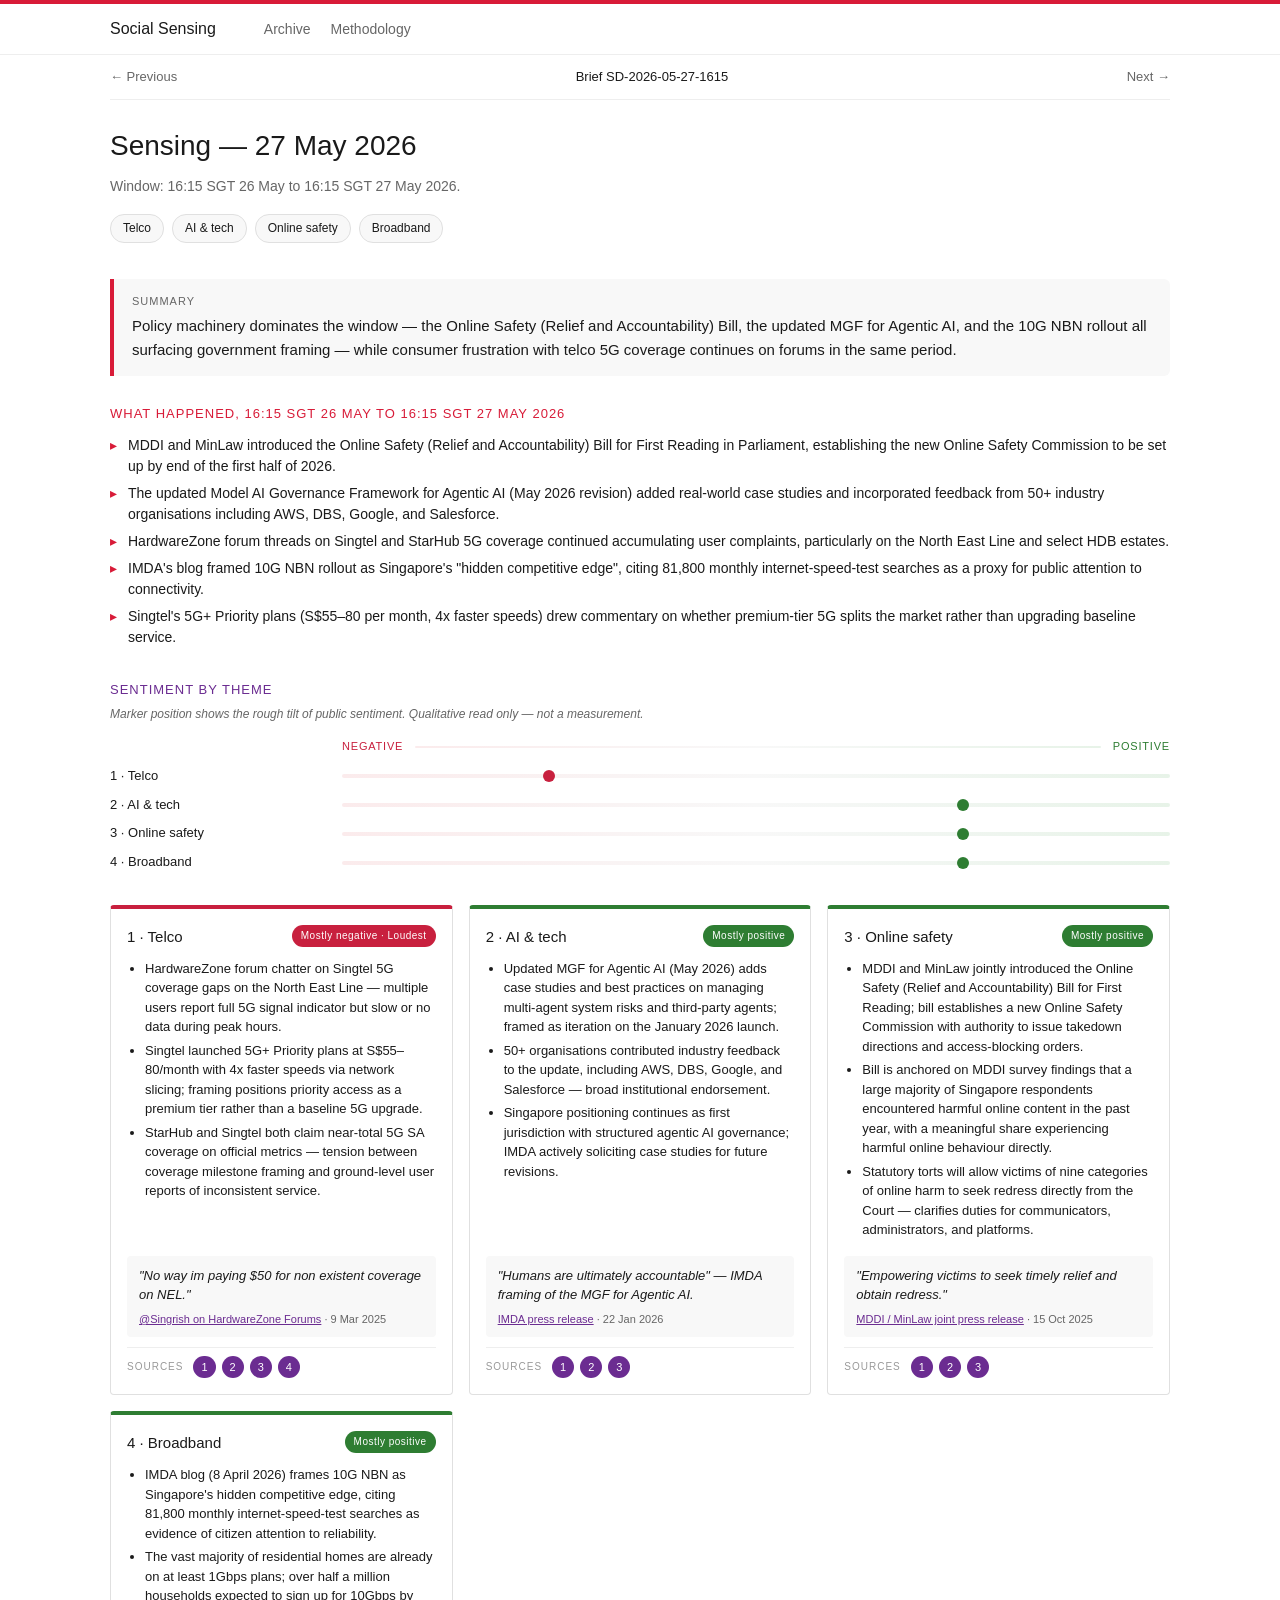
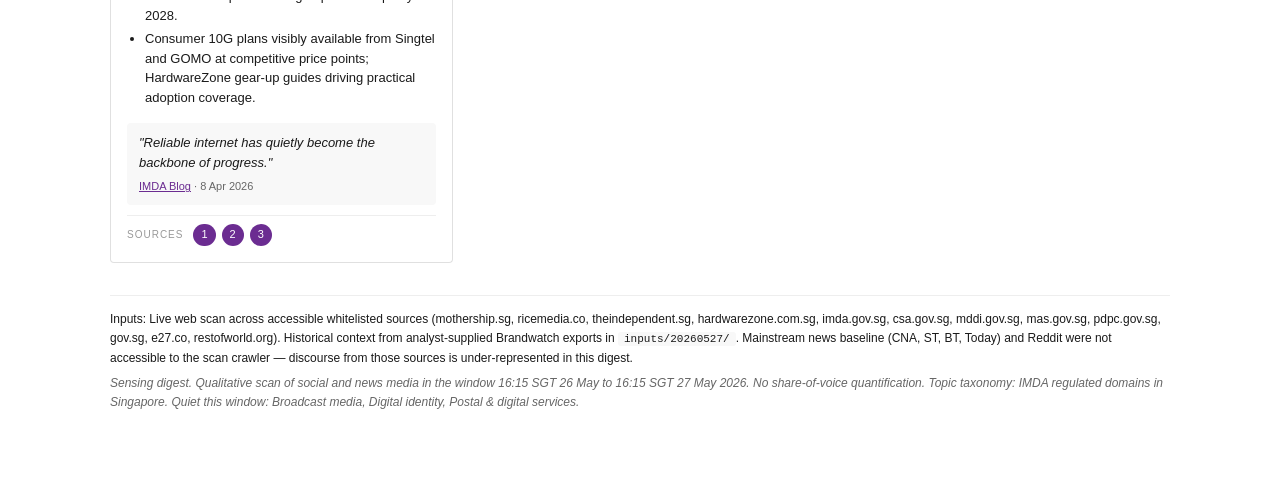
<file: digests/2026-05-27-1615.html>
<!DOCTYPE html>
<html lang="en-GB">
<head>
  <meta charset="UTF-8">
  <meta name="viewport" content="width=device-width, initial-scale=1">
  <title>Sensing — 27 May 2026</title>
  <link rel="stylesheet" href="../assets/styles.css">
</head>
<body>

  <div class="top-stripe"></div>

  <header class="site-header">
    <div class="container">
      <a href="../index.html" class="site-title">Social Sensing</a>
      <nav>
        <a href="../index.html">Archive</a>
        <a href="../about.html">Methodology</a>
      </nav>
    </div>
  </header>

  <main class="container">

    <nav class="nav-strip">
      <span>← Previous</span>
      <span class="current">Brief SD-2026-05-27-1615</span>
      <span>Next →</span>
    </nav>

    <header class="page-header">
      <h1>Sensing — 27 May 2026</h1>
      <p class="subtitle">Window: 16:15 SGT 26 May to 16:15 SGT 27 May 2026.</p>
      <div class="theme-chips">
        <a href="../index.html?cluster=telco" class="chip">Telco</a>
        <a href="../index.html?cluster=ai-and-tech" class="chip">AI &amp; tech</a>
        <a href="../index.html?cluster=online-safety" class="chip">Online safety</a>
        <a href="../index.html?cluster=broadband" class="chip">Broadband</a>
      </div>
    </header>

    <div class="summary">
      <span class="label">SUMMARY</span>
      <p>Policy machinery dominates the window — the Online Safety (Relief and Accountability) Bill, the updated MGF for Agentic AI, and the 10G NBN rollout all surfacing government framing — while consumer frustration with telco 5G coverage continues on forums in the same period.</p>
    </div>

    <section class="triggers">
      <h2>What happened, 16:15 SGT 26 May to 16:15 SGT 27 May 2026</h2>
      <ul>
        <li>MDDI and MinLaw introduced the Online Safety (Relief and Accountability) Bill for First Reading in Parliament, establishing the new Online Safety Commission to be set up by end of the first half of 2026.</li>
        <li>The updated Model AI Governance Framework for Agentic AI (May 2026 revision) added real-world case studies and incorporated feedback from 50+ industry organisations including AWS, DBS, Google, and Salesforce.</li>
        <li>HardwareZone forum threads on Singtel and StarHub 5G coverage continued accumulating user complaints, particularly on the North East Line and select HDB estates.</li>
        <li>IMDA's blog framed 10G NBN rollout as Singapore's "hidden competitive edge", citing 81,800 monthly internet-speed-test searches as a proxy for public attention to connectivity.</li>
        <li>Singtel's 5G+ Priority plans (S$55–80 per month, 4x faster speeds) drew commentary on whether premium-tier 5G splits the market rather than upgrading baseline service.</li>
      </ul>
    </section>

    <section class="sentiment-chart">
      <h2>Sentiment by theme</h2>
      <p class="subtitle">Marker position shows the rough tilt of public sentiment. Qualitative read only — not a measurement.</p>

      <div class="sentiment-legend">
        <span class="legend-end legend-negative">Negative</span>
        <div class="legend-axis" aria-hidden="true"></div>
        <span class="legend-end legend-positive">Positive</span>
      </div>

      <div class="sentiment-row">
        <span class="label">1 · Telco</span>
        <div class="axis">
          <span class="marker" style="left: 25%; background: #C8203E;"></span>
        </div>
      </div>
      <div class="sentiment-row">
        <span class="label">2 · AI &amp; tech</span>
        <div class="axis">
          <span class="marker" style="left: 75%; background: #2E7D32;"></span>
        </div>
      </div>
      <div class="sentiment-row">
        <span class="label">3 · Online safety</span>
        <div class="axis">
          <span class="marker" style="left: 75%; background: #2E7D32;"></span>
        </div>
      </div>
      <div class="sentiment-row">
        <span class="label">4 · Broadband</span>
        <div class="axis">
          <span class="marker" style="left: 75%; background: #2E7D32;"></span>
        </div>
      </div>
    </section>

    <section class="cluster-grid">

      <article class="cluster-tile sentiment-mostly-negative">
        <header>
          <h3>1 · Telco</h3>
          <span class="sentiment-tag tag-mostly-negative">Mostly negative · Loudest</span>
        </header>
        <ul>
          <li>HardwareZone forum chatter on Singtel 5G coverage gaps on the North East Line — multiple users report full 5G signal indicator but slow or no data during peak hours.</li>
          <li>Singtel launched 5G+ Priority plans at S$55–80/month with 4x faster speeds via network slicing; framing positions priority access as a premium tier rather than a baseline 5G upgrade.</li>
          <li>StarHub and Singtel both claim near-total 5G SA coverage on official metrics — tension between coverage milestone framing and ground-level user reports of inconsistent service.</li>
        </ul>
        <blockquote>
          "No way im paying $50 for non existent coverage on NEL."
          <cite><a href="https://forums.hardwarezone.com.sg/threads/5g-singtel-vs-starhub.7106203/post-155538679" target="_blank" rel="noreferrer noopener">@Singrish on HardwareZone Forums</a> · 9 Mar 2025</cite>
        </blockquote>
        <div class="sources">
          <span class="sources-label">SOURCES</span>
          <a href="https://forums.hardwarezone.com.sg/threads/5g-singtel-vs-starhub.7106203/" class="pill" target="_blank" rel="noreferrer noopener">1</a>
          <a href="https://www.hardwarezone.com.sg/mobile/telco/tech-news-singtel-new-priority-plans-higher-5g-speeds-price" class="pill" target="_blank" rel="noreferrer noopener">2</a>
          <a href="https://www.hardwarezone.com.sg/mobile/telco/tech-news-starhub-hits-99-5g-coverage-over-singapore" class="pill" target="_blank" rel="noreferrer noopener">3</a>
          <a href="https://www.hardwarezone.com.sg/mobile/telco/tech-news-starhub-singtel-lead-singapore-mobile-network-experience" class="pill" target="_blank" rel="noreferrer noopener">4</a>
        </div>
      </article>

      <article class="cluster-tile sentiment-mostly-positive">
        <header>
          <h3>2 · AI &amp; tech</h3>
          <span class="sentiment-tag tag-mostly-positive">Mostly positive</span>
        </header>
        <ul>
          <li>Updated MGF for Agentic AI (May 2026) adds case studies and best practices on managing multi-agent system risks and third-party agents; framed as iteration on the January 2026 launch.</li>
          <li>50+ organisations contributed industry feedback to the update, including AWS, DBS, Google, and Salesforce — broad institutional endorsement.</li>
          <li>Singapore positioning continues as first jurisdiction with structured agentic AI governance; IMDA actively soliciting case studies for future revisions.</li>
        </ul>
        <blockquote>
          "Humans are ultimately accountable" — IMDA framing of the MGF for Agentic AI.
          <cite><a href="https://www.imda.gov.sg/resources/press-releases-factsheets-and-speeches/press-releases/2026/new-model-ai-governance-framework-for-agentic-ai" target="_blank" rel="noreferrer noopener">IMDA press release</a> · 22 Jan 2026</cite>
        </blockquote>
        <div class="sources">
          <span class="sources-label">SOURCES</span>
          <a href="https://www.imda.gov.sg/resources/press-releases-factsheets-and-speeches/press-releases/2026/new-model-ai-governance-framework-for-agentic-ai" class="pill" target="_blank" rel="noreferrer noopener">1</a>
          <a href="https://www.mddi.gov.sg/newsroom/singapore-launches-new-model-ai-governance-framework-for-agentic-ai--/" class="pill" target="_blank" rel="noreferrer noopener">2</a>
          <a href="https://www.imda.gov.sg/-/media/imda/files/about/emerging-tech-and-research/artificial-intelligence/mgf-for-agentic-ai.pdf" class="pill" target="_blank" rel="noreferrer noopener">3</a>
        </div>
      </article>

      <article class="cluster-tile sentiment-mostly-positive">
        <header>
          <h3>3 · Online safety</h3>
          <span class="sentiment-tag tag-mostly-positive">Mostly positive</span>
        </header>
        <ul>
          <li>MDDI and MinLaw jointly introduced the Online Safety (Relief and Accountability) Bill for First Reading; bill establishes a new Online Safety Commission with authority to issue takedown directions and access-blocking orders.</li>
          <li>Bill is anchored on MDDI survey findings that a large majority of Singapore respondents encountered harmful online content in the past year, with a meaningful share experiencing harmful online behaviour directly.</li>
          <li>Statutory torts will allow victims of nine categories of online harm to seek redress directly from the Court — clarifies duties for communicators, administrators, and platforms.</li>
        </ul>
        <blockquote>
          "Empowering victims to seek timely relief and obtain redress."
          <cite><a href="https://www.mddi.gov.sg/newsroom/proposed-new-law-to-empower-victims-of-online-harms-to-seek-timely-relief-and-obtain-redress/" target="_blank" rel="noreferrer noopener">MDDI / MinLaw joint press release</a> · 15 Oct 2025</cite>
        </blockquote>
        <div class="sources">
          <span class="sources-label">SOURCES</span>
          <a href="https://www.mddi.gov.sg/newsroom/proposed-new-law-to-empower-victims-of-online-harms-to-seek-timely-relief-and-obtain-redress/" class="pill" target="_blank" rel="noreferrer noopener">1</a>
          <a href="https://www.scamshield.gov.sg/" class="pill" target="_blank" rel="noreferrer noopener">2</a>
          <a href="https://www.police.gov.sg/Media-Hub/News/2026/05/20260511_anti_scam_conference_2026_strengthens_international_unity_against_scams" class="pill" target="_blank" rel="noreferrer noopener">3</a>
        </div>
      </article>

      <article class="cluster-tile sentiment-mostly-positive">
        <header>
          <h3>4 · Broadband</h3>
          <span class="sentiment-tag tag-mostly-positive">Mostly positive</span>
        </header>
        <ul>
          <li>IMDA blog (8 April 2026) frames 10G NBN as Singapore's hidden competitive edge, citing 81,800 monthly internet-speed-test searches as evidence of citizen attention to reliability.</li>
          <li>The vast majority of residential homes are already on at least 1Gbps plans; over half a million households expected to sign up for 10Gbps by 2028.</li>
          <li>Consumer 10G plans visibly available from Singtel and GOMO at competitive price points; HardwareZone gear-up guides driving practical adoption coverage.</li>
        </ul>
        <blockquote>
          "Reliable internet has quietly become the backbone of progress."
          <cite><a href="https://www.imda.gov.sg/resources/blog/blog-articles/2026/04/need-for-internet-speed" target="_blank" rel="noreferrer noopener">IMDA Blog</a> · 8 Apr 2026</cite>
        </blockquote>
        <div class="sources">
          <span class="sources-label">SOURCES</span>
          <a href="https://www.imda.gov.sg/resources/blog/blog-articles/2026/04/need-for-internet-speed" class="pill" target="_blank" rel="noreferrer noopener">1</a>
          <a href="https://www.imda.gov.sg/how-we-can-help/10g-nbn-grant" class="pill" target="_blank" rel="noreferrer noopener">2</a>
          <a href="https://www.hardwarezone.com.sg/mobile/telco/tech-news-singtel-upgrades-speed-its-fastest-10gbps-home-fibre-broadband-plan-updated" class="pill" target="_blank" rel="noreferrer noopener">3</a>
        </div>
      </article>

    </section>

    <footer class="digest-footer">
      <p class="footer-inputs">Inputs: Live web scan across accessible whitelisted sources (mothership.sg, ricemedia.co, theindependent.sg, hardwarezone.com.sg, imda.gov.sg, csa.gov.sg, mddi.gov.sg, mas.gov.sg, pdpc.gov.sg, gov.sg, e27.co, restofworld.org). Historical context from analyst-supplied Brandwatch exports in <code>inputs/20260527/</code>. Mainstream news baseline (CNA, ST, BT, Today) and Reddit were not accessible to the scan crawler — discourse from those sources is under-represented in this digest.</p>
      <p class="footer-methodology">Sensing digest. Qualitative scan of social and news media in the window 16:15 SGT 26 May to 16:15 SGT 27 May 2026. No share-of-voice quantification. Topic taxonomy: IMDA regulated domains in Singapore. Quiet this window: Broadcast media, Digital identity, Postal &amp; digital services.</p>
    </footer>

  </main>

</body>
</html>
</file>
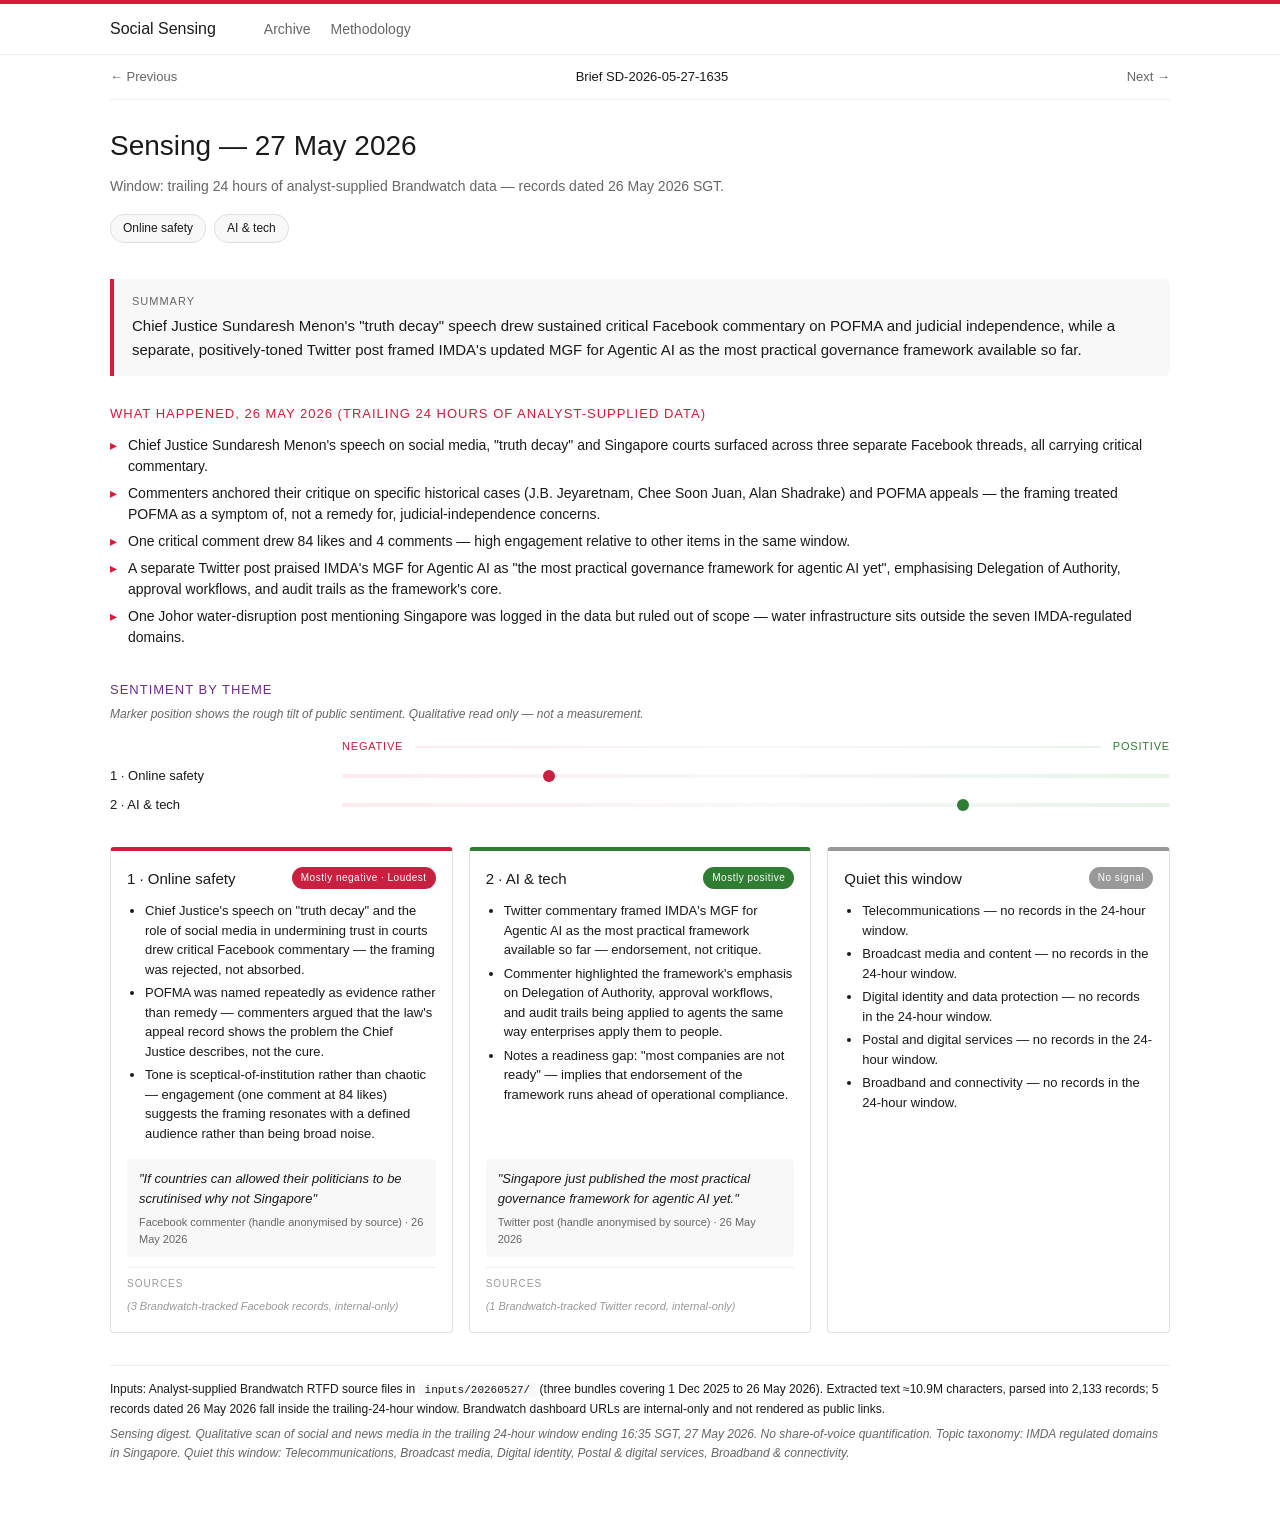
<file: digests/2026-05-27-1635.html>
<!DOCTYPE html>
<html lang="en-GB">
<head>
  <meta charset="UTF-8">
  <meta name="viewport" content="width=device-width, initial-scale=1">
  <title>Sensing — 27 May 2026</title>
  <link rel="stylesheet" href="../assets/styles.css">
</head>
<body>

  <div class="top-stripe"></div>

  <header class="site-header">
    <div class="container">
      <a href="../index.html" class="site-title">Social Sensing</a>
      <nav>
        <a href="../index.html">Archive</a>
        <a href="../about.html">Methodology</a>
      </nav>
    </div>
  </header>

  <main class="container">

    <nav class="nav-strip">
      <span>← Previous</span>
      <span class="current">Brief SD-2026-05-27-1635</span>
      <a href="2026-05-27-1700.html">Next →</a>
    </nav>

    <header class="page-header">
      <h1>Sensing — 27 May 2026</h1>
      <p class="subtitle">Window: trailing 24 hours of analyst-supplied Brandwatch data — records dated 26 May 2026 SGT.</p>
      <div class="theme-chips">
        <a href="../index.html?cluster=online-safety" class="chip">Online safety</a>
        <a href="../index.html?cluster=ai-and-tech" class="chip">AI &amp; tech</a>
      </div>
    </header>

    <div class="summary">
      <span class="label">SUMMARY</span>
      <p>Chief Justice Sundaresh Menon's "truth decay" speech drew sustained critical Facebook commentary on POFMA and judicial independence, while a separate, positively-toned Twitter post framed IMDA's updated MGF for Agentic AI as the most practical governance framework available so far.</p>
    </div>

    <section class="triggers">
      <h2>What happened, 26 May 2026 (trailing 24 hours of analyst-supplied data)</h2>
      <ul>
        <li>Chief Justice Sundaresh Menon's speech on social media, "truth decay" and Singapore courts surfaced across three separate Facebook threads, all carrying critical commentary.</li>
        <li>Commenters anchored their critique on specific historical cases (J.B. Jeyaretnam, Chee Soon Juan, Alan Shadrake) and POFMA appeals — the framing treated POFMA as a symptom of, not a remedy for, judicial-independence concerns.</li>
        <li>One critical comment drew 84 likes and 4 comments — high engagement relative to other items in the same window.</li>
        <li>A separate Twitter post praised IMDA's MGF for Agentic AI as "the most practical governance framework for agentic AI yet", emphasising Delegation of Authority, approval workflows, and audit trails as the framework's core.</li>
        <li>One Johor water-disruption post mentioning Singapore was logged in the data but ruled out of scope — water infrastructure sits outside the seven IMDA-regulated domains.</li>
      </ul>
    </section>

    <section class="sentiment-chart">
      <h2>Sentiment by theme</h2>
      <p class="subtitle">Marker position shows the rough tilt of public sentiment. Qualitative read only — not a measurement.</p>

      <div class="sentiment-legend">
        <span class="legend-end legend-negative">Negative</span>
        <div class="legend-axis" aria-hidden="true"></div>
        <span class="legend-end legend-positive">Positive</span>
      </div>

      <div class="sentiment-row">
        <span class="label">1 · Online safety</span>
        <div class="axis">
          <span class="marker" style="left: 25%; background: #C8203E;"></span>
        </div>
      </div>
      <div class="sentiment-row">
        <span class="label">2 · AI &amp; tech</span>
        <div class="axis">
          <span class="marker" style="left: 75%; background: #2E7D32;"></span>
        </div>
      </div>
    </section>

    <section class="cluster-grid">

      <article class="cluster-tile sentiment-mostly-negative">
        <header>
          <h3>1 · Online safety</h3>
          <span class="sentiment-tag tag-mostly-negative">Mostly negative · Loudest</span>
        </header>
        <ul>
          <li>Chief Justice's speech on "truth decay" and the role of social media in undermining trust in courts drew critical Facebook commentary — the framing was rejected, not absorbed.</li>
          <li>POFMA was named repeatedly as evidence rather than remedy — commenters argued that the law's appeal record shows the problem the Chief Justice describes, not the cure.</li>
          <li>Tone is sceptical-of-institution rather than chaotic — engagement (one comment at 84 likes) suggests the framing resonates with a defined audience rather than being broad noise.</li>
        </ul>
        <blockquote>
          "If countries can allowed their politicians to be scrutinised why not Singapore"
          <cite>Facebook commenter (handle anonymised by source) · 26 May 2026</cite>
        </blockquote>
        <div class="sources">
          <span class="sources-label">SOURCES</span>
          <span class="closed-source">(3 Brandwatch-tracked Facebook records, internal-only)</span>
        </div>
      </article>

      <article class="cluster-tile sentiment-mostly-positive">
        <header>
          <h3>2 · AI &amp; tech</h3>
          <span class="sentiment-tag tag-mostly-positive">Mostly positive</span>
        </header>
        <ul>
          <li>Twitter commentary framed IMDA's MGF for Agentic AI as the most practical framework available so far — endorsement, not critique.</li>
          <li>Commenter highlighted the framework's emphasis on Delegation of Authority, approval workflows, and audit trails being applied to agents the same way enterprises apply them to people.</li>
          <li>Notes a readiness gap: "most companies are not ready" — implies that endorsement of the framework runs ahead of operational compliance.</li>
        </ul>
        <blockquote>
          "Singapore just published the most practical governance framework for agentic AI yet."
          <cite>Twitter post (handle anonymised by source) · 26 May 2026</cite>
        </blockquote>
        <div class="sources">
          <span class="sources-label">SOURCES</span>
          <span class="closed-source">(1 Brandwatch-tracked Twitter record, internal-only)</span>
        </div>
      </article>

      <article class="cluster-tile">
        <header>
          <h3>Quiet this window</h3>
          <span class="sentiment-tag tag-neutral">No signal</span>
        </header>
        <ul>
          <li>Telecommunications — no records in the 24-hour window.</li>
          <li>Broadcast media and content — no records in the 24-hour window.</li>
          <li>Digital identity and data protection — no records in the 24-hour window.</li>
          <li>Postal and digital services — no records in the 24-hour window.</li>
          <li>Broadband and connectivity — no records in the 24-hour window.</li>
        </ul>
      </article>

    </section>

    <footer class="digest-footer">
      <p class="footer-inputs">Inputs: Analyst-supplied Brandwatch RTFD source files in <code>inputs/20260527/</code> (three bundles covering 1 Dec 2025 to 26 May 2026). Extracted text ≈10.9M characters, parsed into 2,133 records; 5 records dated 26 May 2026 fall inside the trailing-24-hour window. Brandwatch dashboard URLs are internal-only and not rendered as public links.</p>
      <p class="footer-methodology">Sensing digest. Qualitative scan of social and news media in the trailing 24-hour window ending 16:35 SGT, 27 May 2026. No share-of-voice quantification. Topic taxonomy: IMDA regulated domains in Singapore. Quiet this window: Telecommunications, Broadcast media, Digital identity, Postal &amp; digital services, Broadband &amp; connectivity.</p>
    </footer>

  </main>

</body>
</html>
</file>
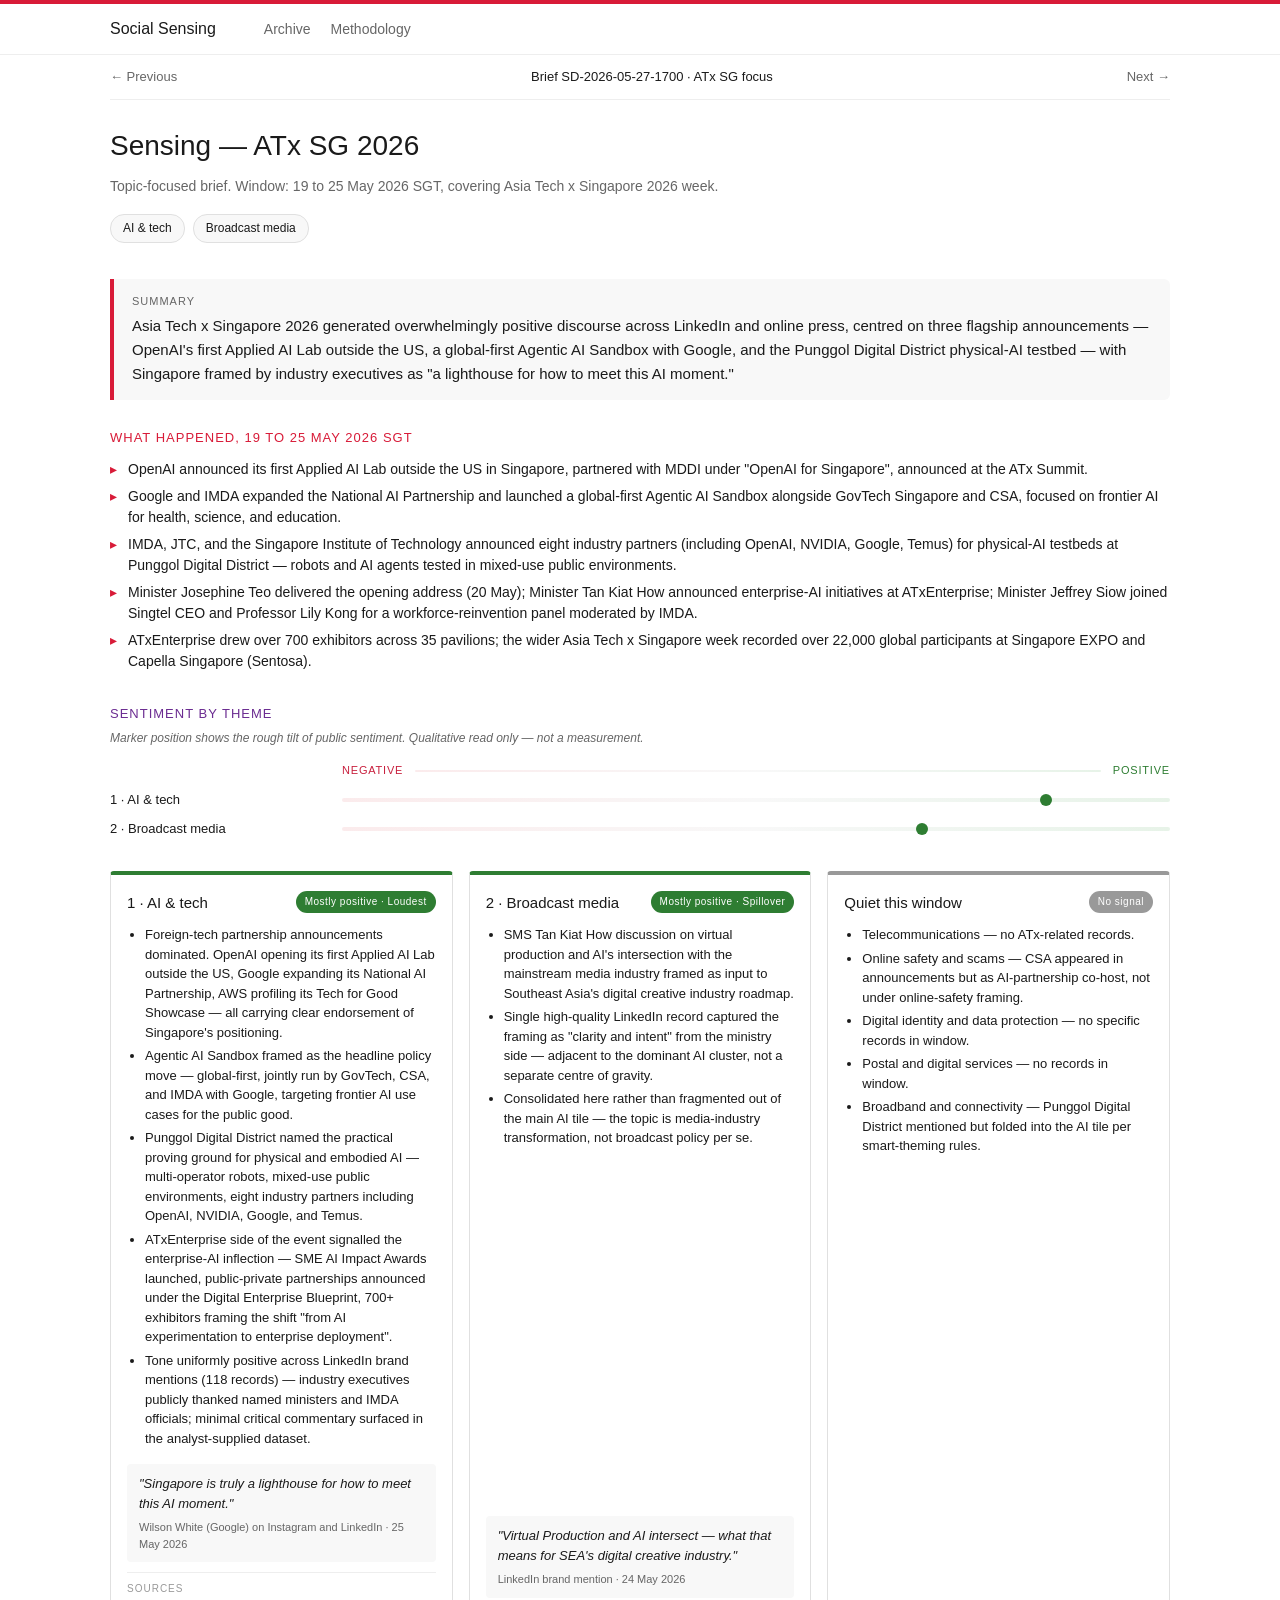
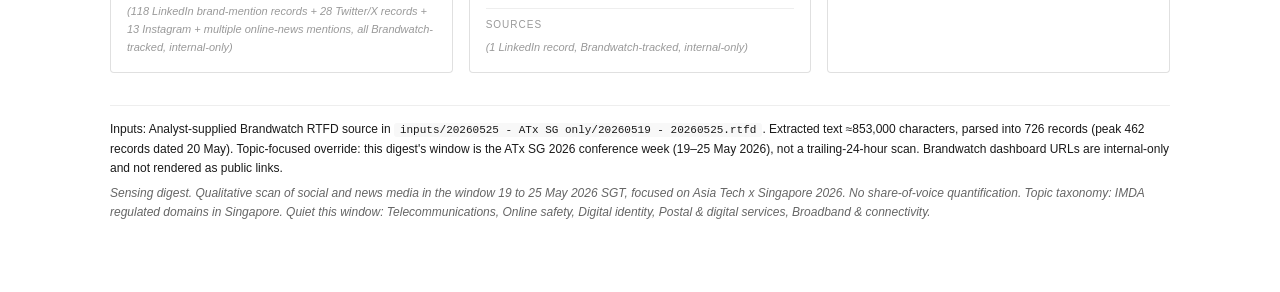
<file: digests/2026-05-27-1700.html>
<!DOCTYPE html>
<html lang="en-GB">
<head>
  <meta charset="UTF-8">
  <meta name="viewport" content="width=device-width, initial-scale=1">
  <title>Sensing — ATx SG 2026</title>
  <link rel="stylesheet" href="../assets/styles.css">
</head>
<body>

  <div class="top-stripe"></div>

  <header class="site-header">
    <div class="container">
      <a href="../index.html" class="site-title">Social Sensing</a>
      <nav>
        <a href="../index.html">Archive</a>
        <a href="../about.html">Methodology</a>
      </nav>
    </div>
  </header>

  <main class="container">

    <nav class="nav-strip">
      <a href="2026-05-27-1635.html">← Previous</a>
      <span class="current">Brief SD-2026-05-27-1700 · ATx SG focus</span>
      <a href="2026-05-27-1712.html">Next →</a>
    </nav>

    <header class="page-header">
      <h1>Sensing — ATx SG 2026</h1>
      <p class="subtitle">Topic-focused brief. Window: 19 to 25 May 2026 SGT, covering Asia Tech x Singapore 2026 week.</p>
      <div class="theme-chips">
        <a href="../index.html?cluster=ai-and-tech" class="chip">AI &amp; tech</a>
        <a href="../index.html?cluster=broadcast-media" class="chip">Broadcast media</a>
      </div>
    </header>

    <div class="summary">
      <span class="label">SUMMARY</span>
      <p>Asia Tech x Singapore 2026 generated overwhelmingly positive discourse across LinkedIn and online press, centred on three flagship announcements — OpenAI's first Applied AI Lab outside the US, a global-first Agentic AI Sandbox with Google, and the Punggol Digital District physical-AI testbed — with Singapore framed by industry executives as "a lighthouse for how to meet this AI moment."</p>
    </div>

    <section class="triggers">
      <h2>What happened, 19 to 25 May 2026 SGT</h2>
      <ul>
        <li>OpenAI announced its first Applied AI Lab outside the US in Singapore, partnered with MDDI under "OpenAI for Singapore", announced at the ATx Summit.</li>
        <li>Google and IMDA expanded the National AI Partnership and launched a global-first Agentic AI Sandbox alongside GovTech Singapore and CSA, focused on frontier AI for health, science, and education.</li>
        <li>IMDA, JTC, and the Singapore Institute of Technology announced eight industry partners (including OpenAI, NVIDIA, Google, Temus) for physical-AI testbeds at Punggol Digital District — robots and AI agents tested in mixed-use public environments.</li>
        <li>Minister Josephine Teo delivered the opening address (20 May); Minister Tan Kiat How announced enterprise-AI initiatives at ATxEnterprise; Minister Jeffrey Siow joined Singtel CEO and Professor Lily Kong for a workforce-reinvention panel moderated by IMDA.</li>
        <li>ATxEnterprise drew over 700 exhibitors across 35 pavilions; the wider Asia Tech x Singapore week recorded over 22,000 global participants at Singapore EXPO and Capella Singapore (Sentosa).</li>
      </ul>
    </section>

    <section class="sentiment-chart">
      <h2>Sentiment by theme</h2>
      <p class="subtitle">Marker position shows the rough tilt of public sentiment. Qualitative read only — not a measurement.</p>

      <div class="sentiment-legend">
        <span class="legend-end legend-negative">Negative</span>
        <div class="legend-axis" aria-hidden="true"></div>
        <span class="legend-end legend-positive">Positive</span>
      </div>

      <div class="sentiment-row">
        <span class="label">1 · AI &amp; tech</span>
        <div class="axis">
          <span class="marker" style="left: 85%; background: #2E7D32;"></span>
        </div>
      </div>
      <div class="sentiment-row">
        <span class="label">2 · Broadcast media</span>
        <div class="axis">
          <span class="marker" style="left: 70%; background: #2E7D32;"></span>
        </div>
      </div>
    </section>

    <section class="cluster-grid">

      <article class="cluster-tile sentiment-mostly-positive">
        <header>
          <h3>1 · AI &amp; tech</h3>
          <span class="sentiment-tag tag-mostly-positive">Mostly positive · Loudest</span>
        </header>
        <ul>
          <li>Foreign-tech partnership announcements dominated. OpenAI opening its first Applied AI Lab outside the US, Google expanding its National AI Partnership, AWS profiling its Tech for Good Showcase — all carrying clear endorsement of Singapore's positioning.</li>
          <li>Agentic AI Sandbox framed as the headline policy move — global-first, jointly run by GovTech, CSA, and IMDA with Google, targeting frontier AI use cases for the public good.</li>
          <li>Punggol Digital District named the practical proving ground for physical and embodied AI — multi-operator robots, mixed-use public environments, eight industry partners including OpenAI, NVIDIA, Google, and Temus.</li>
          <li>ATxEnterprise side of the event signalled the enterprise-AI inflection — SME AI Impact Awards launched, public-private partnerships announced under the Digital Enterprise Blueprint, 700+ exhibitors framing the shift "from AI experimentation to enterprise deployment".</li>
          <li>Tone uniformly positive across LinkedIn brand mentions (118 records) — industry executives publicly thanked named ministers and IMDA officials; minimal critical commentary surfaced in the analyst-supplied dataset.</li>
        </ul>
        <blockquote>
          "Singapore is truly a lighthouse for how to meet this AI moment."
          <cite>Wilson White (Google) on Instagram and LinkedIn · 25 May 2026</cite>
        </blockquote>
        <div class="sources">
          <span class="sources-label">SOURCES</span>
          <span class="closed-source">(118 LinkedIn brand-mention records + 28 Twitter/X records + 13 Instagram + multiple online-news mentions, all Brandwatch-tracked, internal-only)</span>
        </div>
      </article>

      <article class="cluster-tile sentiment-mostly-positive">
        <header>
          <h3>2 · Broadcast media</h3>
          <span class="sentiment-tag tag-mostly-positive">Mostly positive · Spillover</span>
        </header>
        <ul>
          <li>SMS Tan Kiat How discussion on virtual production and AI's intersection with the mainstream media industry framed as input to Southeast Asia's digital creative industry roadmap.</li>
          <li>Single high-quality LinkedIn record captured the framing as "clarity and intent" from the ministry side — adjacent to the dominant AI cluster, not a separate centre of gravity.</li>
          <li>Consolidated here rather than fragmented out of the main AI tile — the topic is media-industry transformation, not broadcast policy per se.</li>
        </ul>
        <blockquote>
          "Virtual Production and AI intersect — what that means for SEA's digital creative industry."
          <cite>LinkedIn brand mention · 24 May 2026</cite>
        </blockquote>
        <div class="sources">
          <span class="sources-label">SOURCES</span>
          <span class="closed-source">(1 LinkedIn record, Brandwatch-tracked, internal-only)</span>
        </div>
      </article>

      <article class="cluster-tile">
        <header>
          <h3>Quiet this window</h3>
          <span class="sentiment-tag tag-neutral">No signal</span>
        </header>
        <ul>
          <li>Telecommunications — no ATx-related records.</li>
          <li>Online safety and scams — CSA appeared in announcements but as AI-partnership co-host, not under online-safety framing.</li>
          <li>Digital identity and data protection — no specific records in window.</li>
          <li>Postal and digital services — no records in window.</li>
          <li>Broadband and connectivity — Punggol Digital District mentioned but folded into the AI tile per smart-theming rules.</li>
        </ul>
      </article>

    </section>

    <footer class="digest-footer">
      <p class="footer-inputs">Inputs: Analyst-supplied Brandwatch RTFD source in <code>inputs/20260525 - ATx SG only/20260519 - 20260525.rtfd</code>. Extracted text ≈853,000 characters, parsed into 726 records (peak 462 records dated 20 May). Topic-focused override: this digest's window is the ATx SG 2026 conference week (19–25 May 2026), not a trailing-24-hour scan. Brandwatch dashboard URLs are internal-only and not rendered as public links.</p>
      <p class="footer-methodology">Sensing digest. Qualitative scan of social and news media in the window 19 to 25 May 2026 SGT, focused on Asia Tech x Singapore 2026. No share-of-voice quantification. Topic taxonomy: IMDA regulated domains in Singapore. Quiet this window: Telecommunications, Online safety, Digital identity, Postal &amp; digital services, Broadband &amp; connectivity.</p>
    </footer>

  </main>

</body>
</html>
</file>
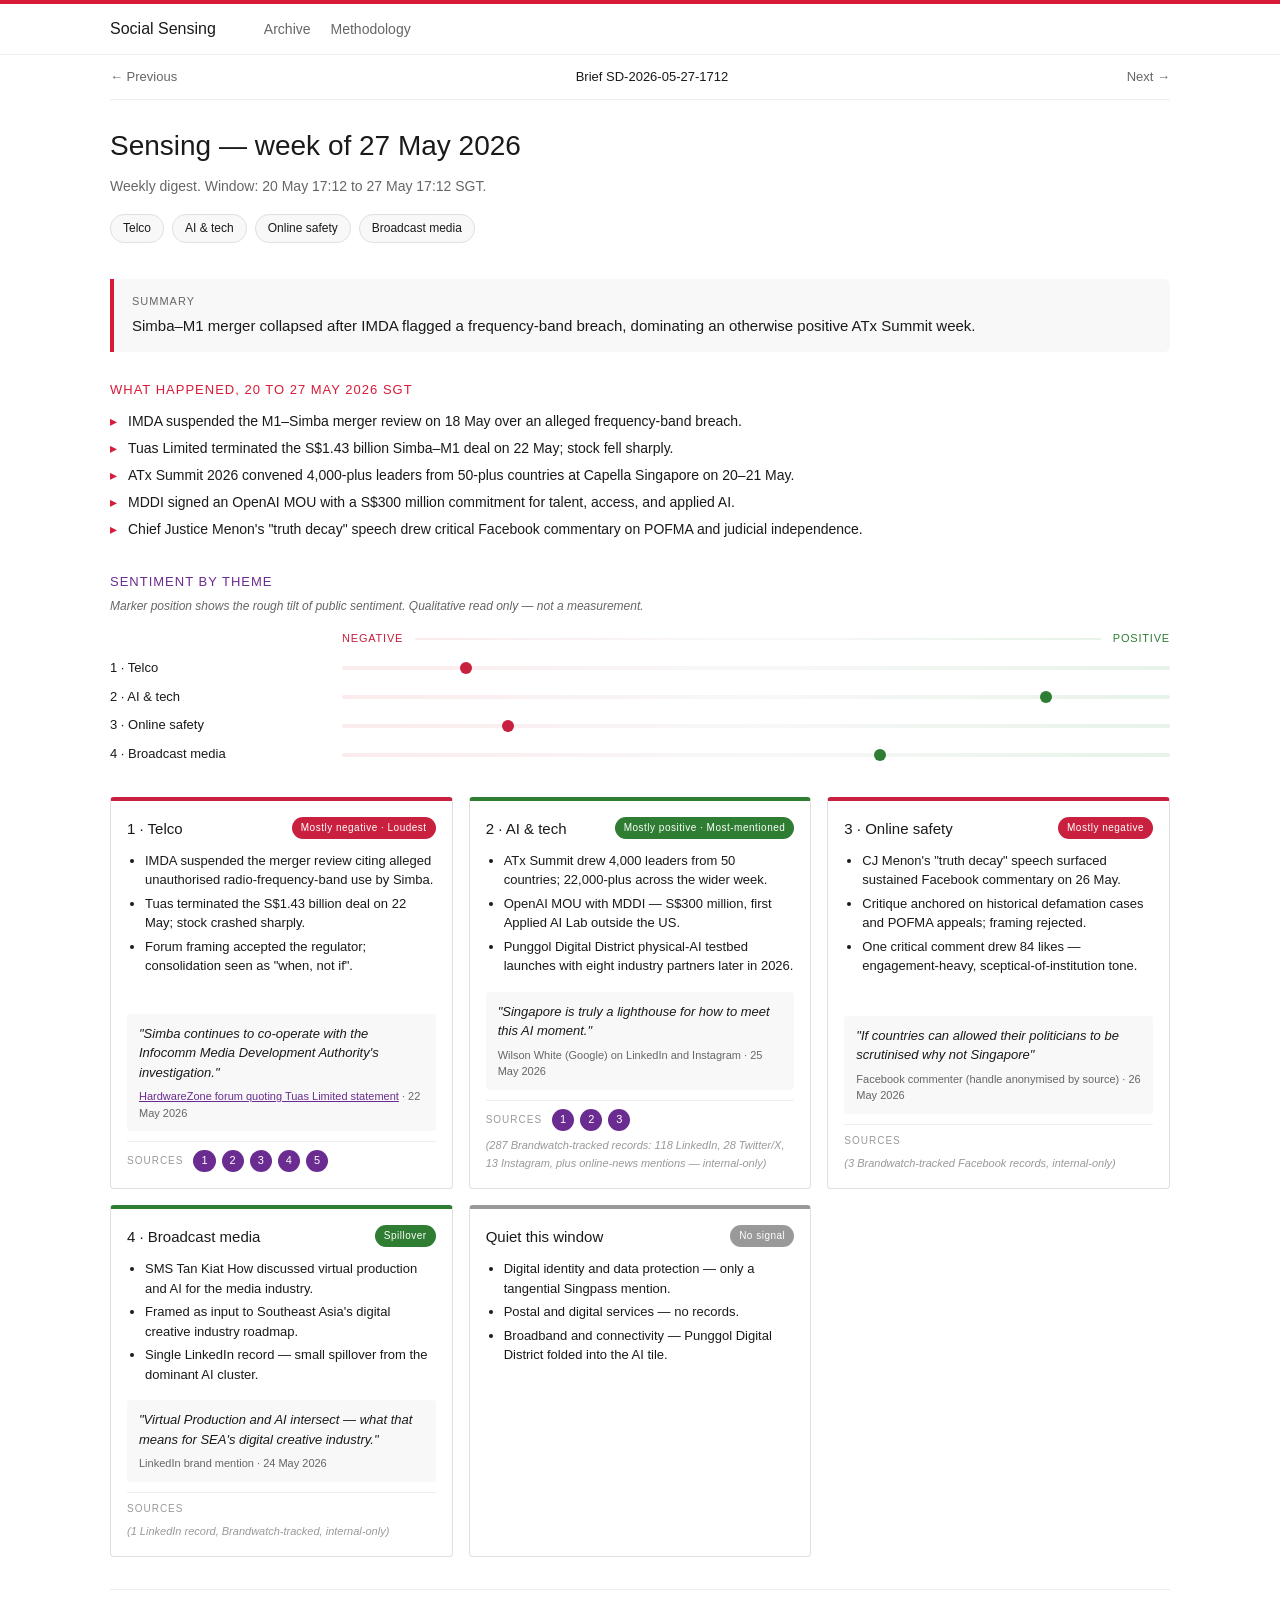
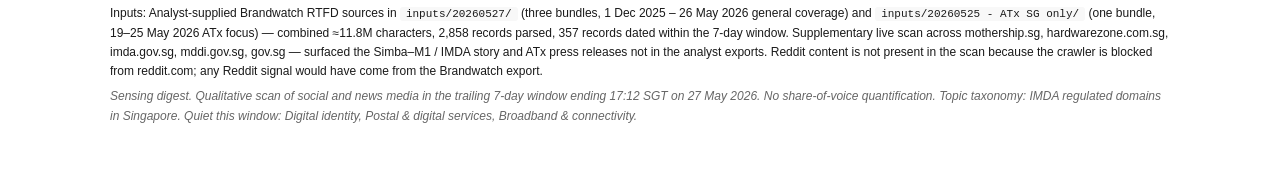
<file: digests/2026-05-27-1712.html>
<!DOCTYPE html>
<html lang="en-GB">
<head>
  <meta charset="UTF-8">
  <meta name="viewport" content="width=device-width, initial-scale=1">
  <title>Sensing — week of 27 May 2026</title>
  <link rel="stylesheet" href="../assets/styles.css">
</head>
<body>

  <div class="top-stripe"></div>

  <header class="site-header">
    <div class="container">
      <a href="../index.html" class="site-title">Social Sensing</a>
      <nav>
        <a href="../index.html">Archive</a>
        <a href="../about.html">Methodology</a>
      </nav>
    </div>
  </header>

  <main class="container">

    <nav class="nav-strip">
      <a href="2026-05-27-1700.html">← Previous</a>
      <span class="current">Brief SD-2026-05-27-1712</span>
      <span>Next →</span>
    </nav>

    <header class="page-header">
      <h1>Sensing — week of 27 May 2026</h1>
      <p class="subtitle">Weekly digest. Window: 20 May 17:12 to 27 May 17:12 SGT.</p>
      <div class="theme-chips">
        <a href="../index.html?cluster=telco" class="chip">Telco</a>
        <a href="../index.html?cluster=ai-and-tech" class="chip">AI &amp; tech</a>
        <a href="../index.html?cluster=online-safety" class="chip">Online safety</a>
        <a href="../index.html?cluster=broadcast-media" class="chip">Broadcast media</a>
      </div>
    </header>

    <div class="summary">
      <span class="label">SUMMARY</span>
      <p>Simba–M1 merger collapsed after IMDA flagged a frequency-band breach, dominating an otherwise positive ATx Summit week.</p>
    </div>

    <section class="triggers">
      <h2>What happened, 20 to 27 May 2026 SGT</h2>
      <ul>
        <li>IMDA suspended the M1–Simba merger review on 18 May over an alleged frequency-band breach.</li>
        <li>Tuas Limited terminated the S$1.43 billion Simba–M1 deal on 22 May; stock fell sharply.</li>
        <li>ATx Summit 2026 convened 4,000-plus leaders from 50-plus countries at Capella Singapore on 20–21 May.</li>
        <li>MDDI signed an OpenAI MOU with a S$300 million commitment for talent, access, and applied AI.</li>
        <li>Chief Justice Menon's "truth decay" speech drew critical Facebook commentary on POFMA and judicial independence.</li>
      </ul>
    </section>

    <section class="sentiment-chart">
      <h2>Sentiment by theme</h2>
      <p class="subtitle">Marker position shows the rough tilt of public sentiment. Qualitative read only — not a measurement.</p>

      <div class="sentiment-legend">
        <span class="legend-end legend-negative">Negative</span>
        <div class="legend-axis" aria-hidden="true"></div>
        <span class="legend-end legend-positive">Positive</span>
      </div>

      <div class="sentiment-row">
        <span class="label">1 · Telco</span>
        <div class="axis">
          <span class="marker" style="left: 15%; background: #C8203E;"></span>
        </div>
      </div>
      <div class="sentiment-row">
        <span class="label">2 · AI &amp; tech</span>
        <div class="axis">
          <span class="marker" style="left: 85%; background: #2E7D32;"></span>
        </div>
      </div>
      <div class="sentiment-row">
        <span class="label">3 · Online safety</span>
        <div class="axis">
          <span class="marker" style="left: 20%; background: #C8203E;"></span>
        </div>
      </div>
      <div class="sentiment-row">
        <span class="label">4 · Broadcast media</span>
        <div class="axis">
          <span class="marker" style="left: 65%; background: #2E7D32;"></span>
        </div>
      </div>
    </section>

    <section class="cluster-grid">

      <article class="cluster-tile sentiment-mostly-negative">
        <header>
          <h3>1 · Telco</h3>
          <span class="sentiment-tag tag-mostly-negative">Mostly negative · Loudest</span>
        </header>
        <ul>
          <li>IMDA suspended the merger review citing alleged unauthorised radio-frequency-band use by Simba.</li>
          <li>Tuas terminated the S$1.43 billion deal on 22 May; stock crashed sharply.</li>
          <li>Forum framing accepted the regulator; consolidation seen as "when, not if".</li>
        </ul>
        <blockquote>
          "Simba continues to co-operate with the Infocomm Media Development Authority's investigation."
          <cite><a href="https://forums.hardwarezone.com.sg/threads/st-simbas-parent-company-tuas-terminates-deal-to-buy-shares-in-m1.7205513/" target="_blank" rel="noreferrer noopener">HardwareZone forum quoting Tuas Limited statement</a> · 22 May 2026</cite>
        </blockquote>
        <div class="sources">
          <span class="sources-label">SOURCES</span>
          <a href="https://www.imda.gov.sg/resources/press-releases-factsheets-and-speeches/press-releases/2026/imda-to-suspend-assessment-of-proposed-consolidation-between-m1-and-simba" class="pill" target="_blank" rel="noreferrer noopener">1</a>
          <a href="https://mothership.sg/2026/05/m1-acquisition-deal-falls-through-simba/" class="pill" target="_blank" rel="noreferrer noopener">2</a>
          <a href="https://mothership.sg/2026/05/imda-halts-review-m1-simba/" class="pill" target="_blank" rel="noreferrer noopener">3</a>
          <a href="https://forums.hardwarezone.com.sg/threads/st-simbas-parent-company-tuas-terminates-deal-to-buy-shares-in-m1.7205513/" class="pill" target="_blank" rel="noreferrer noopener">4</a>
          <a href="https://www.mddi.gov.sg/newsroom/mddi-s-response-to-pq-on-national-security-assessment-of-proposed-simba-m1-merger/" class="pill" target="_blank" rel="noreferrer noopener">5</a>
        </div>
      </article>

      <article class="cluster-tile sentiment-mostly-positive">
        <header>
          <h3>2 · AI &amp; tech</h3>
          <span class="sentiment-tag tag-mostly-positive">Mostly positive · Most-mentioned</span>
        </header>
        <ul>
          <li>ATx Summit drew 4,000 leaders from 50 countries; 22,000-plus across the wider week.</li>
          <li>OpenAI MOU with MDDI — S$300 million, first Applied AI Lab outside the US.</li>
          <li>Punggol Digital District physical-AI testbed launches with eight industry partners later in 2026.</li>
        </ul>
        <blockquote>
          "Singapore is truly a lighthouse for how to meet this AI moment."
          <cite>Wilson White (Google) on LinkedIn and Instagram · 25 May 2026</cite>
        </blockquote>
        <div class="sources">
          <span class="sources-label">SOURCES</span>
          <a href="https://www.imda.gov.sg/resources/press-releases-factsheets-and-speeches/press-releases/2026/atxsummit-brings-global-leaders-to-singapore-to-chart-ai-future-across-asia" class="pill" target="_blank" rel="noreferrer noopener">1</a>
          <a href="https://www.imda.gov.sg/resources/press-releases-factsheets-and-speeches/press-releases/2026/atxsummit-opens-with-shared-regional-ambition-to-harness-ai-for-public-good" class="pill" target="_blank" rel="noreferrer noopener">2</a>
          <a href="https://www.imda.gov.sg/resources/press-releases-factsheets-and-speeches/press-releases/2026/accelerate-real-world-deployment" class="pill" target="_blank" rel="noreferrer noopener">3</a>
          <span class="closed-source">(287 Brandwatch-tracked records: 118 LinkedIn, 28 Twitter/X, 13 Instagram, plus online-news mentions — internal-only)</span>
        </div>
      </article>

      <article class="cluster-tile sentiment-mostly-negative">
        <header>
          <h3>3 · Online safety</h3>
          <span class="sentiment-tag tag-mostly-negative">Mostly negative</span>
        </header>
        <ul>
          <li>CJ Menon's "truth decay" speech surfaced sustained Facebook commentary on 26 May.</li>
          <li>Critique anchored on historical defamation cases and POFMA appeals; framing rejected.</li>
          <li>One critical comment drew 84 likes — engagement-heavy, sceptical-of-institution tone.</li>
        </ul>
        <blockquote>
          "If countries can allowed their politicians to be scrutinised why not Singapore"
          <cite>Facebook commenter (handle anonymised by source) · 26 May 2026</cite>
        </blockquote>
        <div class="sources">
          <span class="sources-label">SOURCES</span>
          <span class="closed-source">(3 Brandwatch-tracked Facebook records, internal-only)</span>
        </div>
      </article>

      <article class="cluster-tile sentiment-mostly-positive">
        <header>
          <h3>4 · Broadcast media</h3>
          <span class="sentiment-tag tag-mostly-positive">Spillover</span>
        </header>
        <ul>
          <li>SMS Tan Kiat How discussed virtual production and AI for the media industry.</li>
          <li>Framed as input to Southeast Asia's digital creative industry roadmap.</li>
          <li>Single LinkedIn record — small spillover from the dominant AI cluster.</li>
        </ul>
        <blockquote>
          "Virtual Production and AI intersect — what that means for SEA's digital creative industry."
          <cite>LinkedIn brand mention · 24 May 2026</cite>
        </blockquote>
        <div class="sources">
          <span class="sources-label">SOURCES</span>
          <span class="closed-source">(1 LinkedIn record, Brandwatch-tracked, internal-only)</span>
        </div>
      </article>

      <article class="cluster-tile">
        <header>
          <h3>Quiet this window</h3>
          <span class="sentiment-tag tag-neutral">No signal</span>
        </header>
        <ul>
          <li>Digital identity and data protection — only a tangential Singpass mention.</li>
          <li>Postal and digital services — no records.</li>
          <li>Broadband and connectivity — Punggol Digital District folded into the AI tile.</li>
        </ul>
      </article>

    </section>

    <footer class="digest-footer">
      <p class="footer-inputs">Inputs: Analyst-supplied Brandwatch RTFD sources in <code>inputs/20260527/</code> (three bundles, 1 Dec 2025 – 26 May 2026 general coverage) and <code>inputs/20260525 - ATx SG only/</code> (one bundle, 19–25 May 2026 ATx focus) — combined ≈11.8M characters, 2,858 records parsed, 357 records dated within the 7-day window. Supplementary live scan across mothership.sg, hardwarezone.com.sg, imda.gov.sg, mddi.gov.sg, gov.sg — surfaced the Simba–M1 / IMDA story and ATx press releases not in the analyst exports. Reddit content is not present in the scan because the crawler is blocked from reddit.com; any Reddit signal would have come from the Brandwatch export.</p>
      <p class="footer-methodology">Sensing digest. Qualitative scan of social and news media in the trailing 7-day window ending 17:12 SGT on 27 May 2026. No share-of-voice quantification. Topic taxonomy: IMDA regulated domains in Singapore. Quiet this window: Digital identity, Postal &amp; digital services, Broadband &amp; connectivity.</p>
    </footer>

  </main>

</body>
</html>
</file>
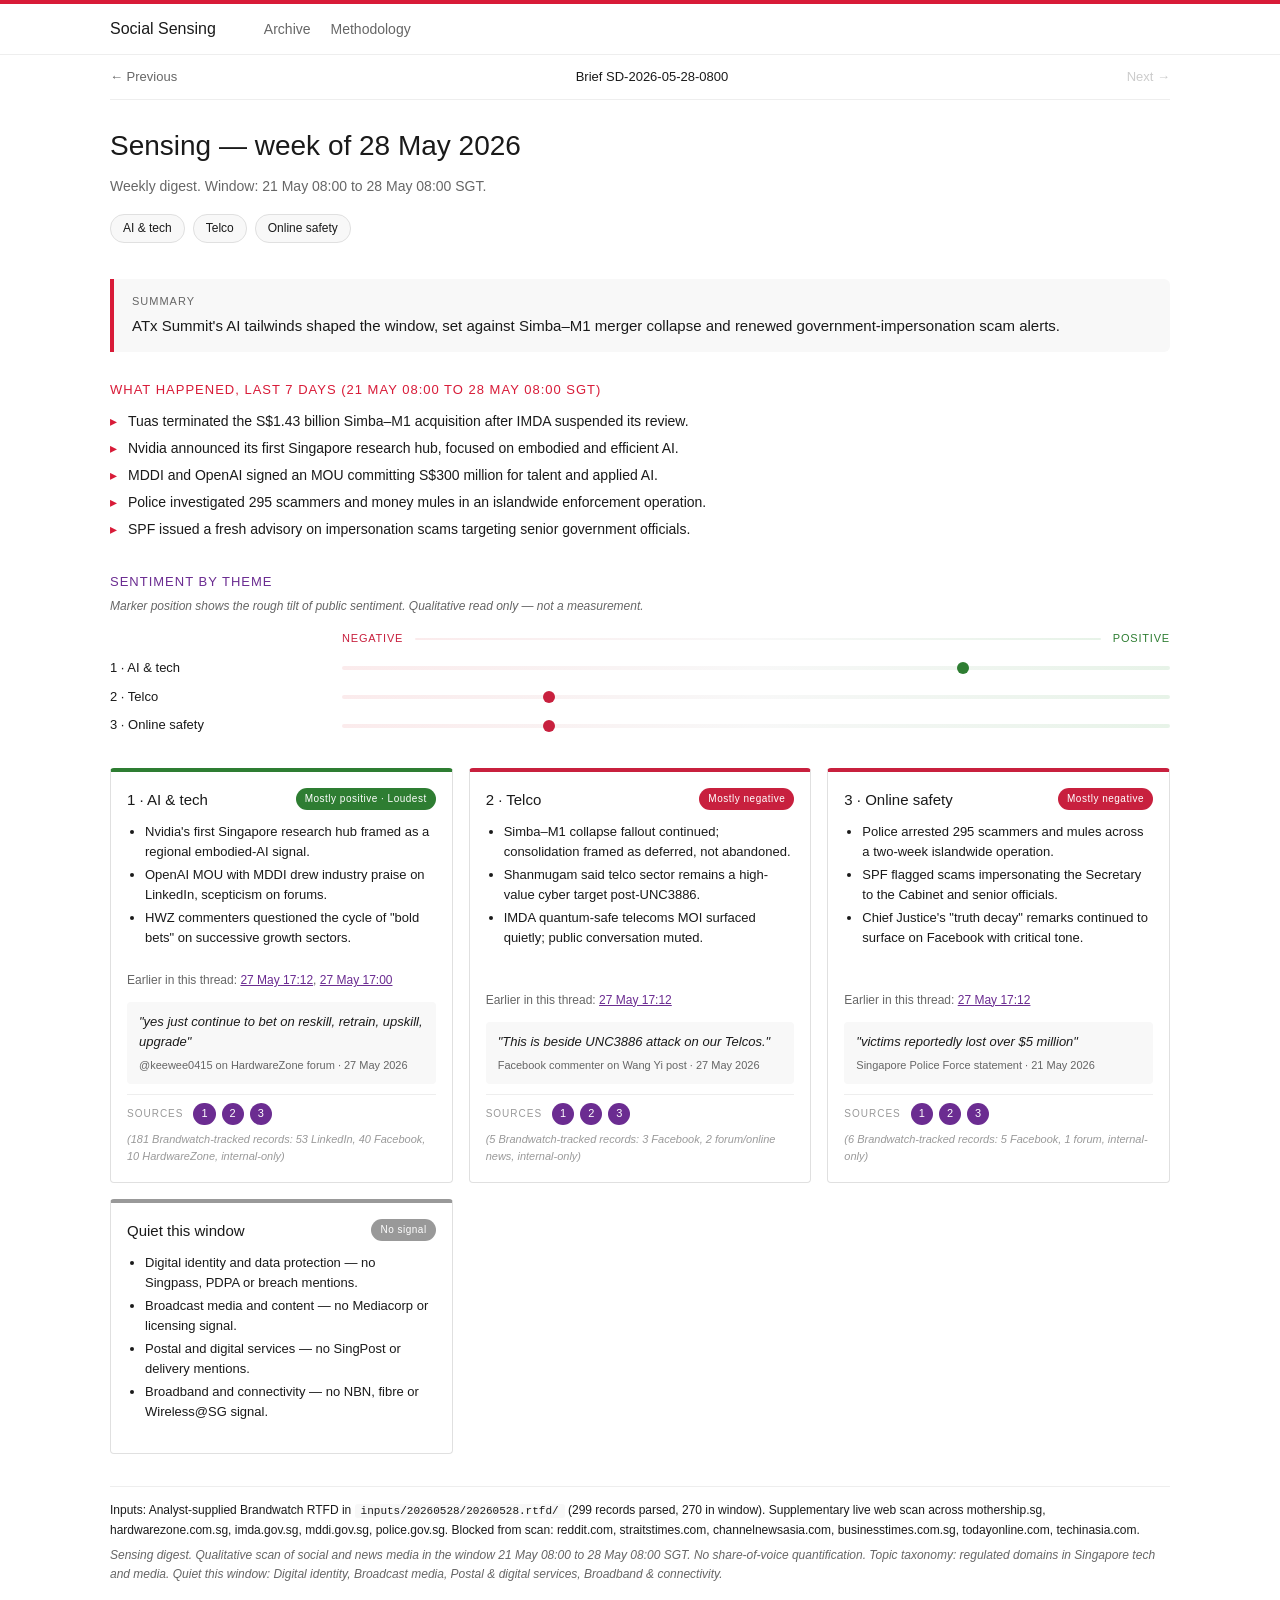
<file: digests/2026-05-28-0800.html>
<!DOCTYPE html>
<html lang="en-GB">
<head>
  <meta charset="UTF-8">
  <meta name="viewport" content="width=device-width, initial-scale=1">
  <title>Sensing — week of 28 May 2026</title>
  <link rel="stylesheet" href="../assets/styles.css">
</head>
<body>

  <div class="top-stripe"></div>

  <header class="site-header">
    <div class="container">
      <a href="../index.html" class="site-title">Social Sensing</a>
      <nav>
        <a href="../index.html">Archive</a>
        <a href="../about.html">Methodology</a>
      </nav>
    </div>
  </header>

  <main class="container">

    <nav class="nav-strip">
      <a href="2026-05-27-1712.html">← Previous</a>
      <span class="current">Brief SD-2026-05-28-0800</span>
      <span style="color:#CCC">Next →</span>
    </nav>

    <header class="page-header">
      <h1>Sensing — week of 28 May 2026</h1>
      <p class="subtitle">Weekly digest. Window: 21 May 08:00 to 28 May 08:00 SGT.</p>
      <div class="theme-chips">
        <a href="../index.html?cluster=ai-and-tech" class="chip">AI &amp; tech</a>
        <a href="../index.html?cluster=telco" class="chip">Telco</a>
        <a href="../index.html?cluster=online-safety" class="chip">Online safety</a>
      </div>
    </header>

    <div class="summary">
      <span class="label">SUMMARY</span>
      <p>ATx Summit's AI tailwinds shaped the window, set against Simba–M1 merger collapse and renewed government-impersonation scam alerts.</p>
    </div>

    <section class="triggers">
      <h2>What happened, last 7 days (21 May 08:00 to 28 May 08:00 SGT)</h2>
      <ul>
        <li>Tuas terminated the S$1.43 billion Simba–M1 acquisition after IMDA suspended its review.</li>
        <li>Nvidia announced its first Singapore research hub, focused on embodied and efficient AI.</li>
        <li>MDDI and OpenAI signed an MOU committing S$300 million for talent and applied AI.</li>
        <li>Police investigated 295 scammers and money mules in an islandwide enforcement operation.</li>
        <li>SPF issued a fresh advisory on impersonation scams targeting senior government officials.</li>
      </ul>
    </section>

    <section class="sentiment-chart">
      <h2>Sentiment by theme</h2>
      <p class="subtitle">Marker position shows the rough tilt of public sentiment. Qualitative read only — not a measurement.</p>

      <div class="sentiment-legend">
        <span class="legend-end legend-negative">Negative</span>
        <div class="legend-axis" aria-hidden="true"></div>
        <span class="legend-end legend-positive">Positive</span>
      </div>

      <div class="sentiment-row">
        <span class="label">1 · AI &amp; tech</span>
        <div class="axis">
          <span class="marker" style="left: 75%; background: #2E7D32;"></span>
        </div>
      </div>
      <div class="sentiment-row">
        <span class="label">2 · Telco</span>
        <div class="axis">
          <span class="marker" style="left: 25%; background: #C8203E;"></span>
        </div>
      </div>
      <div class="sentiment-row">
        <span class="label">3 · Online safety</span>
        <div class="axis">
          <span class="marker" style="left: 25%; background: #C8203E;"></span>
        </div>
      </div>
    </section>

    <section class="cluster-grid">

      <article class="cluster-tile sentiment-mostly-positive">
        <header>
          <h3>1 · AI &amp; tech</h3>
          <span class="sentiment-tag tag-mostly-positive">Mostly positive · Loudest</span>
        </header>
        <ul>
          <li>Nvidia's first Singapore research hub framed as a regional embodied-AI signal.</li>
          <li>OpenAI MOU with MDDI drew industry praise on LinkedIn, scepticism on forums.</li>
          <li>HWZ commenters questioned the cycle of "bold bets" on successive growth sectors.</li>
        </ul>
        <p class="recent-context">
          Earlier in this thread:
          <a href="2026-05-27-1712.html">27 May 17:12</a>,
          <a href="2026-05-27-1700.html">27 May 17:00</a>
        </p>
        <blockquote>
          "yes just continue to bet on reskill, retrain, upskill, upgrade"
          <cite>@keewee0415 on HardwareZone forum · 27 May 2026</cite>
        </blockquote>
        <div class="sources">
          <span class="sources-label">SOURCES</span>
          <a href="https://mothership.sg/2026/05/nvidia-launch-research-hub-singapore/" class="pill" target="_blank" rel="noreferrer noopener">1</a>
          <a href="https://www.imda.gov.sg/resources/press-releases-factsheets-and-speeches/press-releases/2026/accelerate-real-world-deployment" class="pill" target="_blank" rel="noreferrer noopener">2</a>
          <a href="https://www.mddi.gov.sg/newsroom/update-to-singapore-s-national-ai-strategy--refreshed-priorities-to-harness-ai-for-the-public-good-factsheet/" class="pill" target="_blank" rel="noreferrer noopener">3</a>
          <span class="closed-source">(181 Brandwatch-tracked records: 53 LinkedIn, 40 Facebook, 10 HardwareZone, internal-only)</span>
        </div>
      </article>

      <article class="cluster-tile sentiment-mostly-negative">
        <header>
          <h3>2 · Telco</h3>
          <span class="sentiment-tag tag-mostly-negative">Mostly negative</span>
        </header>
        <ul>
          <li>Simba–M1 collapse fallout continued; consolidation framed as deferred, not abandoned.</li>
          <li>Shanmugam said telco sector remains a high-value cyber target post-UNC3886.</li>
          <li>IMDA quantum-safe telecoms MOI surfaced quietly; public conversation muted.</li>
        </ul>
        <p class="recent-context">
          Earlier in this thread:
          <a href="2026-05-27-1712.html">27 May 17:12</a>
        </p>
        <blockquote>
          "This is beside UNC3886 attack on our Telcos."
          <cite>Facebook commenter on Wang Yi post · 27 May 2026</cite>
        </blockquote>
        <div class="sources">
          <span class="sources-label">SOURCES</span>
          <a href="https://mothership.sg/2026/05/m1-acquisition-deal-falls-through-simba/" class="pill" target="_blank" rel="noreferrer noopener">1</a>
          <a href="https://mothership.sg/2026/05/spore-ai-adoption-cybersecurity-threats-shanmugam/" class="pill" target="_blank" rel="noreferrer noopener">2</a>
          <a href="https://mothership.sg/2026/05/imda-halts-review-m1-simba/" class="pill" target="_blank" rel="noreferrer noopener">3</a>
          <span class="closed-source">(5 Brandwatch-tracked records: 3 Facebook, 2 forum/online news, internal-only)</span>
        </div>
      </article>

      <article class="cluster-tile sentiment-mostly-negative">
        <header>
          <h3>3 · Online safety</h3>
          <span class="sentiment-tag tag-mostly-negative">Mostly negative</span>
        </header>
        <ul>
          <li>Police arrested 295 scammers and mules across a two-week islandwide operation.</li>
          <li>SPF flagged scams impersonating the Secretary to the Cabinet and senior officials.</li>
          <li>Chief Justice's "truth decay" remarks continued to surface on Facebook with critical tone.</li>
        </ul>
        <p class="recent-context">
          Earlier in this thread:
          <a href="2026-05-27-1712.html">27 May 17:12</a>
        </p>
        <blockquote>
          "victims reportedly lost over $5 million"
          <cite>Singapore Police Force statement · 21 May 2026</cite>
        </blockquote>
        <div class="sources">
          <span class="sources-label">SOURCES</span>
          <a href="https://www.police.gov.sg/Media-Hub/News/2026/05/20260521_police_investigate_295_scammers_and_money_mules_in_islandwide_enforcement_operation" class="pill" target="_blank" rel="noreferrer noopener">1</a>
          <a href="https://www.police.gov.sg/Media-Hub/News/2026/05/20260514_advisory_on_scams_involving_impersonation_of_snr_govt_officials_incl_secy_cabinet" class="pill" target="_blank" rel="noreferrer noopener">2</a>
          <a href="https://www.police.gov.sg/Media-Hub/News/2026/05/20260508_police_advisory_on_social_media_impersonation_scams" class="pill" target="_blank" rel="noreferrer noopener">3</a>
          <span class="closed-source">(6 Brandwatch-tracked records: 5 Facebook, 1 forum, internal-only)</span>
        </div>
      </article>

      <article class="cluster-tile">
        <header>
          <h3>Quiet this window</h3>
          <span class="sentiment-tag tag-neutral">No signal</span>
        </header>
        <ul>
          <li>Digital identity and data protection — no Singpass, PDPA or breach mentions.</li>
          <li>Broadcast media and content — no Mediacorp or licensing signal.</li>
          <li>Postal and digital services — no SingPost or delivery mentions.</li>
          <li>Broadband and connectivity — no NBN, fibre or Wireless@SG signal.</li>
        </ul>
      </article>

    </section>

    <footer class="digest-footer">
      <p class="footer-inputs">Inputs: Analyst-supplied Brandwatch RTFD in <code>inputs/20260528/20260528.rtfd/</code> (299 records parsed, 270 in window). Supplementary live web scan across mothership.sg, hardwarezone.com.sg, imda.gov.sg, mddi.gov.sg, police.gov.sg. Blocked from scan: reddit.com, straitstimes.com, channelnewsasia.com, businesstimes.com.sg, todayonline.com, techinasia.com.</p>
      <p class="footer-methodology">Sensing digest. Qualitative scan of social and news media in the window 21 May 08:00 to 28 May 08:00 SGT. No share-of-voice quantification. Topic taxonomy: regulated domains in Singapore tech and media. Quiet this window: Digital identity, Broadcast media, Postal &amp; digital services, Broadband &amp; connectivity.</p>
    </footer>

  </main>

</body>
</html>
</file>
<file: assets/styles.css>
/* ============================================================
   Social Sensing Digest — site stylesheet (v5.3)
   Table-based archive layout. Hand-maintained. Cowork does not edit this file.
   ============================================================ */

/* ---------- Reset & base ---------- */

* { box-sizing: border-box; }

html, body {
  margin: 0;
  padding: 0;
  font-family: "Helvetica Neue", Helvetica, Arial, sans-serif;
  font-size: 16px;
  line-height: 1.6;
  color: #1A1A1A;
  background: #FFFFFF;
}

a { color: #D81B38; text-decoration: underline; }
a:hover { text-decoration: none; }

.sr-only {
  position: absolute; width: 1px; height: 1px;
  padding: 0; margin: -1px; overflow: hidden;
  clip: rect(0,0,0,0); border: 0;
}

/* ---------- Site header (shared) ---------- */

.top-stripe { height: 4px; background: #D81B38; }

.site-header {
  position: sticky;
  top: 0;
  z-index: 100;
  background: #FFFFFF;
  border-bottom: 1px solid #EEEEEE;
}

.site-header .container {
  max-width: 1100px;
  margin: 0 auto;
  padding: 12px 20px;
  display: flex;
  align-items: center;
  justify-content: space-between;
  gap: 24px;
}

.site-header .site-title {
  font-size: 16px;
  font-weight: 500;
  color: #1A1A1A;
  text-decoration: none;
}

.site-header nav { display: flex; gap: 20px; flex: 1; margin-left: 24px; }
.site-header nav a {
  font-size: 14px;
  color: #666666;
  text-decoration: none;
}
.site-header nav a:hover { color: #D81B38; }

.classification-mark {
  font-size: 11px;
  font-weight: 500;
  letter-spacing: 0.8px;
  color: #6B2C91;
  white-space: nowrap;
}

/* ---------- Page container ---------- */

.container { max-width: 1100px; margin: 0 auto; padding: 0 20px; }

main { padding: 24px 0 48px; }

/* ---------- Digest: nav strip ---------- */

.nav-strip {
  display: flex;
  justify-content: space-between;
  align-items: center;
  padding: 12px 0;
  border-bottom: 1px solid #EEEEEE;
  font-size: 13px;
  color: #666666;
}

.nav-strip a { color: #666666; text-decoration: none; }
.nav-strip a:hover { color: #D81B38; }
.nav-strip .current { font-weight: 500; color: #1A1A1A; }

/* ---------- Digest: page header ---------- */

.page-header { padding: 24px 0 16px; }

.page-header h1 {
  font-size: 28px;
  font-weight: 500;
  margin: 0 0 6px;
  color: #1A1A1A;
}

.page-header .subtitle {
  font-size: 14px;
  color: #666666;
  margin: 0 0 16px;
}

.theme-chips { display: flex; flex-wrap: wrap; gap: 8px; margin-top: 10px; }

.chip {
  display: inline-block;
  padding: 4px 12px;
  background: #F8F8F8;
  border: 1px solid #E0E0E0;
  border-radius: 14px;
  font-size: 12px;
  color: #1A1A1A;
  text-decoration: none;
}
.chip:hover { background: #6B2C91; color: #FFFFFF; border-color: #6B2C91; }

/* ---------- Digest: summary ---------- */

.summary {
  background: #F8F8F8;
  border-left: 4px solid #D81B38;
  border-radius: 0 6px 6px 0;
  padding: 14px 18px;
  margin: 20px 0 28px;
}

.summary .label {
  display: block;
  font-size: 11px;
  font-weight: 500;
  letter-spacing: 1px;
  color: #666666;
  margin-bottom: 4px;
}

.summary p { margin: 0; font-size: 15px; color: #1A1A1A; }

/* ---------- Digest: triggers ---------- */

.triggers { margin: 0 0 32px; }

.triggers h2 {
  font-size: 13px;
  font-weight: 500;
  color: #D81B38;
  text-transform: uppercase;
  letter-spacing: 1px;
  margin: 0 0 10px;
}

.triggers ul { list-style: none; padding: 0; margin: 0; }
.triggers li {
  position: relative;
  padding-left: 18px;
  margin-bottom: 6px;
  font-size: 14px;
  line-height: 1.5;
}
.triggers li::before {
  content: "▸";
  position: absolute;
  left: 0;
  color: #D81B38;
}

/* ---------- Digest: sentiment chart ---------- */

.sentiment-chart { margin: 0 0 32px; }

.sentiment-chart h2 {
  font-size: 13px;
  font-weight: 500;
  color: #6B2C91;
  text-transform: uppercase;
  letter-spacing: 1px;
  margin: 0 0 4px;
}

.sentiment-chart .subtitle {
  font-style: italic;
  color: #666666;
  font-size: 12px;
  margin: 0 0 14px;
}

.sentiment-legend {
  display: flex;
  align-items: center;
  gap: 12px;
  margin: 4px 0 10px;
  padding-left: 232px; /* aligns with .sentiment-row .label (220px) + gap (12px) */
}
.sentiment-legend .legend-end {
  font-size: 11px;
  font-weight: 500;
  letter-spacing: 0.8px;
  text-transform: uppercase;
}
.sentiment-legend .legend-negative { color: #C8203E; }
.sentiment-legend .legend-positive { color: #2E7D32; }
.sentiment-legend .legend-axis {
  flex: 1;
  height: 2px;
  background: linear-gradient(to right, #FBEBEC 0%, #F8F8F8 50%, #E7F3E8 100%);
  border-radius: 1px;
}

.sentiment-row { display: flex; align-items: center; gap: 12px; margin: 8px 0; }
.sentiment-row .label {
  width: 220px;
  font-size: 13px;
  color: #1A1A1A;
  flex-shrink: 0;
}
.sentiment-row .axis {
  flex: 1;
  height: 4px;
  background: linear-gradient(to right, #FBEBEC 0%, #F8F8F8 50%, #E7F3E8 100%);
  border-radius: 2px;
  position: relative;
}
.sentiment-row .marker {
  position: absolute;
  top: 50%;
  width: 12px;
  height: 12px;
  border-radius: 50%;
  transform: translate(-50%, -50%);
}

/* ---------- Digest: cluster grid ---------- */

.cluster-grid {
  display: grid;
  grid-template-columns: repeat(auto-fit, minmax(320px, 1fr));
  gap: 16px;
  margin: 0 0 32px;
}

.cluster-tile {
  background: #FFFFFF;
  border: 1px solid #E0E0E0;
  border-top: 4px solid #999999;
  border-radius: 4px;
  padding: 16px;
  display: flex;
  flex-direction: column;
}

.cluster-tile.sentiment-strongly-negative,
.cluster-tile.sentiment-negative { border-top-color: #D81B38; }
.cluster-tile.sentiment-mostly-negative { border-top-color: #C8203E; }
.cluster-tile.sentiment-mixed { border-top-color: #F5A623; }
.cluster-tile.sentiment-mostly-positive,
.cluster-tile.sentiment-positive { border-top-color: #2E7D32; }
.cluster-tile.sentiment-neutral { border-top-color: #999999; }
.cluster-tile.sentiment-anomaly { border-top-color: #6B2C91; }

.cluster-tile header {
  display: flex;
  justify-content: space-between;
  align-items: flex-start;
  gap: 10px;
  margin-bottom: 10px;
}

.cluster-tile h3 {
  font-size: 15px;
  font-weight: 500;
  margin: 0;
  color: #1A1A1A;
}

.sentiment-tag {
  display: inline-block;
  font-size: 10px;
  font-weight: 500;
  letter-spacing: 0.5px;
  padding: 3px 9px;
  border-radius: 12px;
  color: #FFFFFF;
  white-space: nowrap;
}
.sentiment-tag.tag-negative,
.sentiment-tag.tag-strongly-negative { background: #D81B38; }
.sentiment-tag.tag-mostly-negative { background: #C8203E; }
.sentiment-tag.tag-mixed { background: #F5A623; }
.sentiment-tag.tag-positive,
.sentiment-tag.tag-mostly-positive { background: #2E7D32; }
.sentiment-tag.tag-neutral { background: #999999; }
.sentiment-tag.tag-anomaly { background: #6B2C91; }

.cluster-tile ul {
  list-style: disc;
  padding-left: 18px;
  margin: 0 0 12px;
  flex-grow: 1;
}
.cluster-tile li {
  font-size: 13px;
  line-height: 1.5;
  color: #1A1A1A;
  margin-bottom: 4px;
}

.recent-context {
  font-size: 12px;
  color: #666666;
  margin: 8px 0 12px;
}
.recent-context a { color: #6B2C91; text-decoration: underline; }

.cluster-tile blockquote {
  margin: 0 0 10px;
  padding: 10px 12px;
  background: #F8F8F8;
  border-radius: 4px;
  font-style: italic;
  font-size: 13px;
  color: #1A1A1A;
  line-height: 1.5;
}

.cluster-tile cite {
  display: block;
  margin-top: 6px;
  font-style: normal;
  font-size: 11px;
  color: #666666;
}
.cluster-tile cite a { color: #6B2C91; text-decoration: underline; }

.sources {
  display: flex;
  align-items: center;
  flex-wrap: wrap;
  gap: 6px;
  padding-top: 8px;
  border-top: 1px solid #EEEEEE;
}

.sources-label {
  font-size: 10px;
  font-weight: 500;
  letter-spacing: 1px;
  color: #999999;
  margin-right: 4px;
}

.pill {
  display: inline-flex;
  align-items: center;
  justify-content: center;
  min-width: 22px;
  height: 22px;
  padding: 0 8px;
  background: #6B2C91;
  color: #FFFFFF;
  border-radius: 11px;
  font-size: 11px;
  font-weight: 500;
  text-decoration: none;
}
.pill:hover { background: #4A1D63; }

.closed-source {
  font-size: 11px;
  font-style: italic;
  color: #999999;
}

/* ---------- Digest: footer ---------- */

.digest-footer {
  border-top: 1px solid #EEEEEE;
  padding: 14px 0 64px; /* bottom breathing room */
  margin-top: 32px;
  font-size: 12px;
  font-style: italic;
  color: #666666;
}
.digest-footer p { margin: 0 0 6px; }
.digest-footer .footer-inputs { font-style: normal; color: #1A1A1A; }
.digest-footer .footer-inputs code {
  font-style: normal;
  background: #F8F8F8;
  padding: 1px 6px;
  border-radius: 3px;
  font-size: 11px;
}

/* ---------- Archive / index page ---------- */

.archive-header { padding: 24px 0 16px; }
.archive-header h1 {
  font-size: 28px;
  font-weight: 500;
  margin: 0 0 6px;
  color: #1A1A1A;
}
.archive-header .subtitle {
  font-size: 14px;
  color: #666666;
  margin: 0;
}

input.archive-search {
  width: 100%;
  max-width: 480px;
  margin: 20px 0;
  padding: 10px 14px;
  font-size: 14px;
  border: 1px solid #E0E0E0;
  border-radius: 4px;
  font-family: inherit;
}
input.archive-search:focus {
  outline: none;
  border-color: #D81B38;
}

.archive-controls {
  margin: 20px 0;
}

.filter-row {
  display: flex;
  flex-wrap: wrap;
  align-items: center;
  gap: 6px;
  margin: 10px 0;
}
.filter-row .row-label {
  font-size: 11px;
  font-weight: 500;
  letter-spacing: 1px;
  color: #999999;
  margin-right: 8px;
  min-width: 80px;
}

.filter-pill {
  display: inline-block;
  padding: 4px 12px;
  background: #FFFFFF;
  border: 1px solid #E0E0E0;
  border-radius: 14px;
  font-size: 12px;
  color: #1A1A1A;
  cursor: pointer;
  text-decoration: none;
}
.filter-pill:hover { border-color: #999999; }
.filter-pill.is-active {
  background: #6B2C91;
  border-color: #6B2C91;
  color: #FFFFFF;
}
.filter-pill .pill-count {
  color: #999999;
  margin-left: 4px;
  font-size: 11px;
}
.filter-pill.is-active .pill-count {
  color: #FFFFFF;
  opacity: 0.8;
}

.archive-list {
  width: 100%;
  border-collapse: collapse;
  margin: 24px 0;
  border-top: 1px solid #E0E0E0;
}
.archive-list thead th {
  text-align: left;
  padding: 12px 12px;
  font-size: 11px;
  font-weight: 500;
  letter-spacing: 1px;
  text-transform: uppercase;
  color: #999999;
  border-bottom: 1px solid #E0E0E0;
}
.archive-list .col-date     { width: 180px; }
.archive-list .col-cluster  { width: 180px; }
.archive-list .col-sentiment { width: 160px; }
.archive-list .col-summary  { width: auto; }

.archive-row {
  cursor: pointer;
  border-bottom: 1px solid #EEEEEE;
  transition: background 0.1s ease, border-color 0.1s ease;
}
.archive-row td {
  padding: 14px 12px;
  vertical-align: top;
}
.archive-row td.col-date    { font-size: 13px; font-weight: 500; color: #1A1A1A; }
.archive-row td.col-cluster { font-size: 13px; color: #666666; }
.archive-row td.col-summary { font-size: 13px; color: #666666; line-height: 1.4; }
.archive-row td.col-sentiment .sentiment-tag { font-size: 10px; }
.archive-row:hover {
  background: #FAFAFA;
  border-bottom-color: #D81B38;
}

.archive-empty {
  padding: 48px 0;
  text-align: center;
  color: #999999;
  font-size: 14px;
}

.archive-pagination {
  display: flex;
  justify-content: space-between;
  margin: 24px 0;
  font-size: 13px;
}
.archive-pagination .page-control {
  background: none;
  border: 1px solid #E0E0E0;
  border-radius: 4px;
  padding: 6px 14px;
  font-size: 13px;
  color: #6B2C91;
  cursor: pointer;
  font-family: inherit;
}
.archive-pagination .page-control:hover:not(:disabled) {
  border-color: #6B2C91;
  background: #F8F8F8;
}
.archive-pagination .page-control:disabled {
  color: #CCCCCC;
  cursor: not-allowed;
  border-color: #EEEEEE;
}
.archive-pagination .page-status {
  color: #666666;
  font-size: 13px;
}

/* ---------- Methodology (about.html) ---------- */

.methodology { padding-top: 24px; padding-bottom: 48px; }

.methodology h1 {
  font-size: 28px;
  font-weight: 500;
  margin: 0 0 6px;
}

.methodology .subtitle {
  font-size: 14px;
  color: #666666;
  margin: 0 0 28px;
}

.methodology h2.section-heading {
  font-size: 18px;
  font-weight: 500;
  color: #1A1A1A;
  margin: 32px 0 12px;
}

.methodology p { font-size: 14px; line-height: 1.7; color: #1A1A1A; max-width: 800px; }
.methodology ul { font-size: 14px; line-height: 1.7; color: #1A1A1A; max-width: 800px; }

/* ---------- MGF compliance section ---------- */

.mgf-section-title {
  font-size: 13px;
  font-weight: 500;
  color: #6B2C91;
  text-transform: uppercase;
  letter-spacing: 1.2px;
  margin: 32px 0 14px;
}

.mgf-intro {
  color: #666666;
  line-height: 1.6;
  font-size: 14px;
  margin: 0 0 28px;
  max-width: 800px;
}

.mgf-dim { margin: 0 0 22px; }
.mgf-dim h3 {
  margin: 0 0 8px;
  font-size: 15px;
  font-weight: 500;
  color: #1A1A1A;
}
.mgf-dim ul {
  margin: 0;
  padding-left: 20px;
  list-style: disc;
}
.mgf-dim li {
  font-size: 14px;
  line-height: 1.65;
  color: #1A1A1A;
  margin: 0 0 4px;
}
.mgf-dim li.status         { color: #2E7D32; font-weight: 500; }  /* Strong fit */
.mgf-dim li.status-partial { color: #B36F00; font-weight: 500; }  /* Partial fit */
.mgf-dim li.status-gap     { color: #D81B38; font-weight: 500; }  /* Gap */

.mgf-footer {
  border-top: 1px solid #E0E0E0;
  padding-top: 14px;
  margin-top: 24px;
  font-style: italic;
  color: #666666;
  font-size: 12px;
  line-height: 1.7;
}

/* ---------- Responsive ---------- */

@media (max-width: 720px) {
  .site-header .container {
    flex-wrap: wrap;
    gap: 12px;
  }
  .site-header nav { margin-left: 0; }
  .archive-list .col-sentiment,
  .archive-list .col-cluster {
    display: none;
  }
  .archive-list thead th {
    padding: 10px 8px;
  }
  .archive-row td {
    padding: 12px 8px;
  }
  .filter-row .row-label { min-width: auto; width: 100%; margin-bottom: 4px; }
  .page-header h1 { font-size: 22px; }
}
</file>
